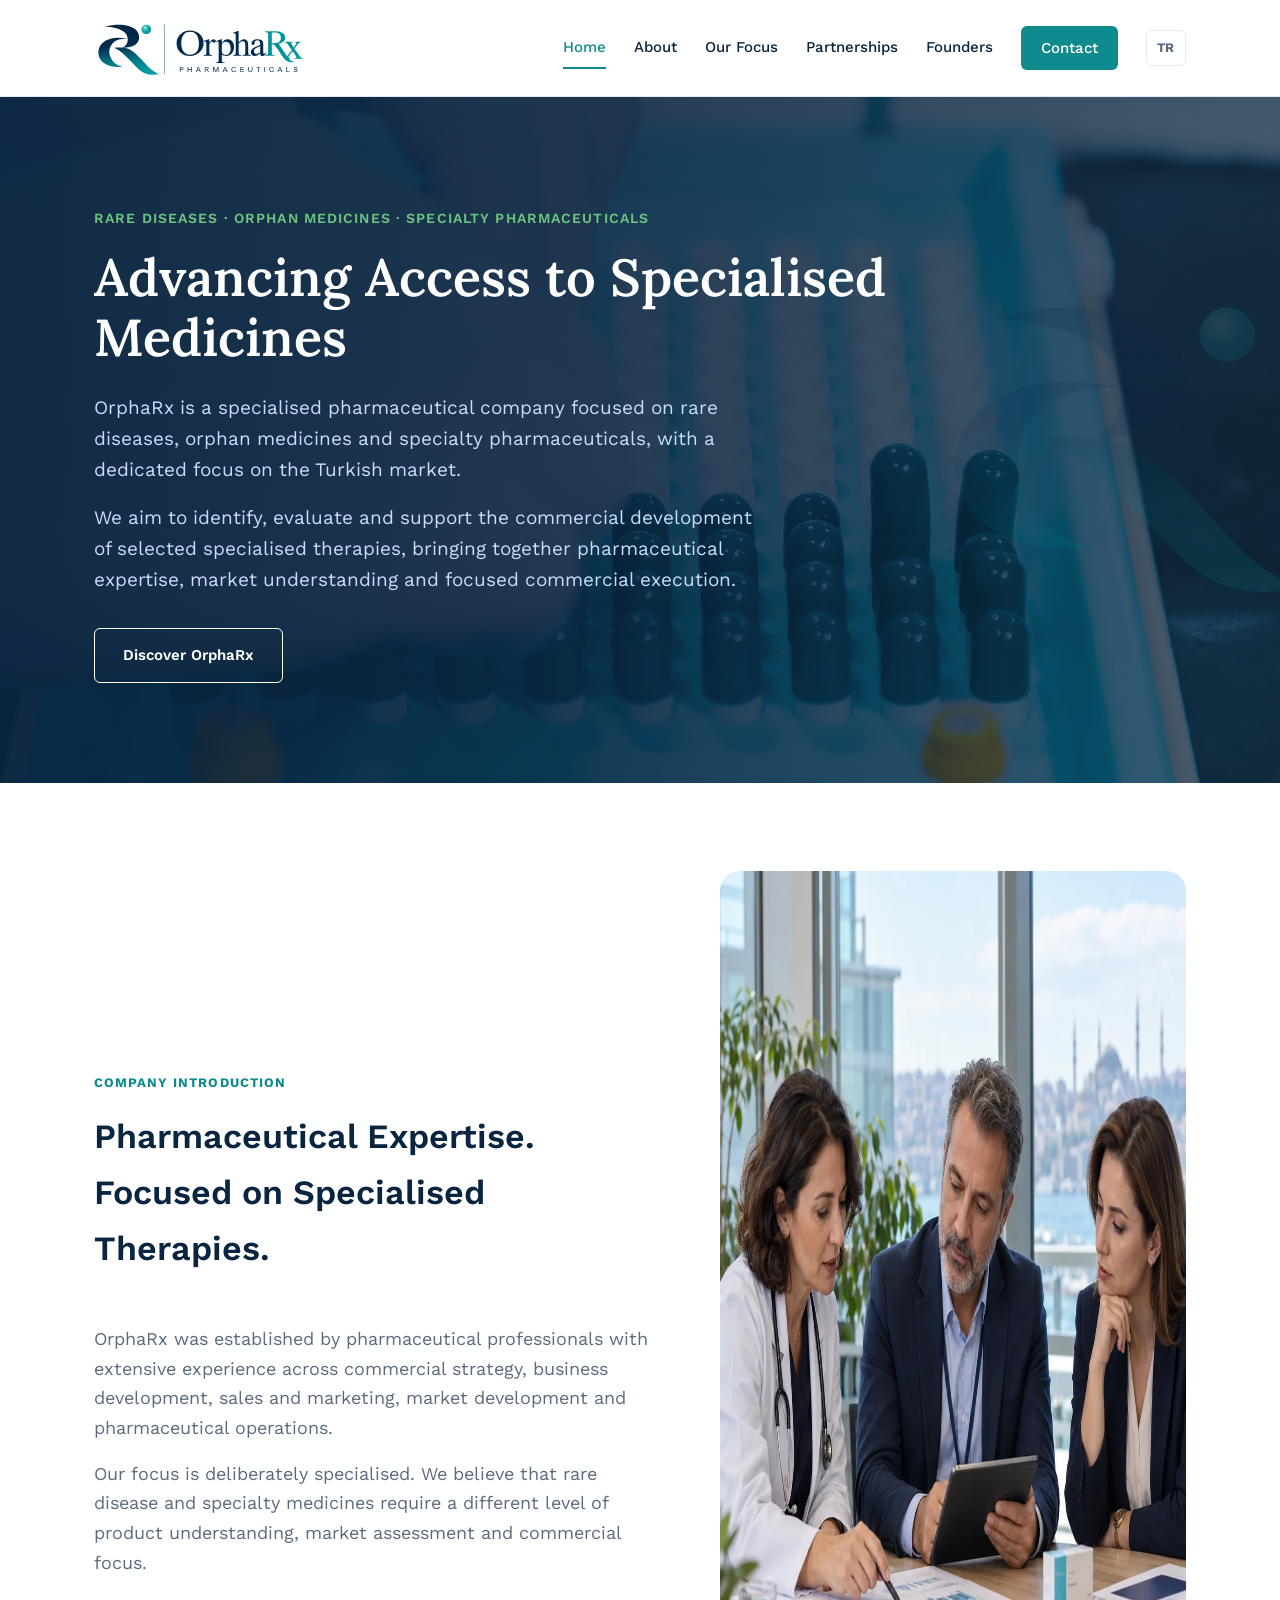
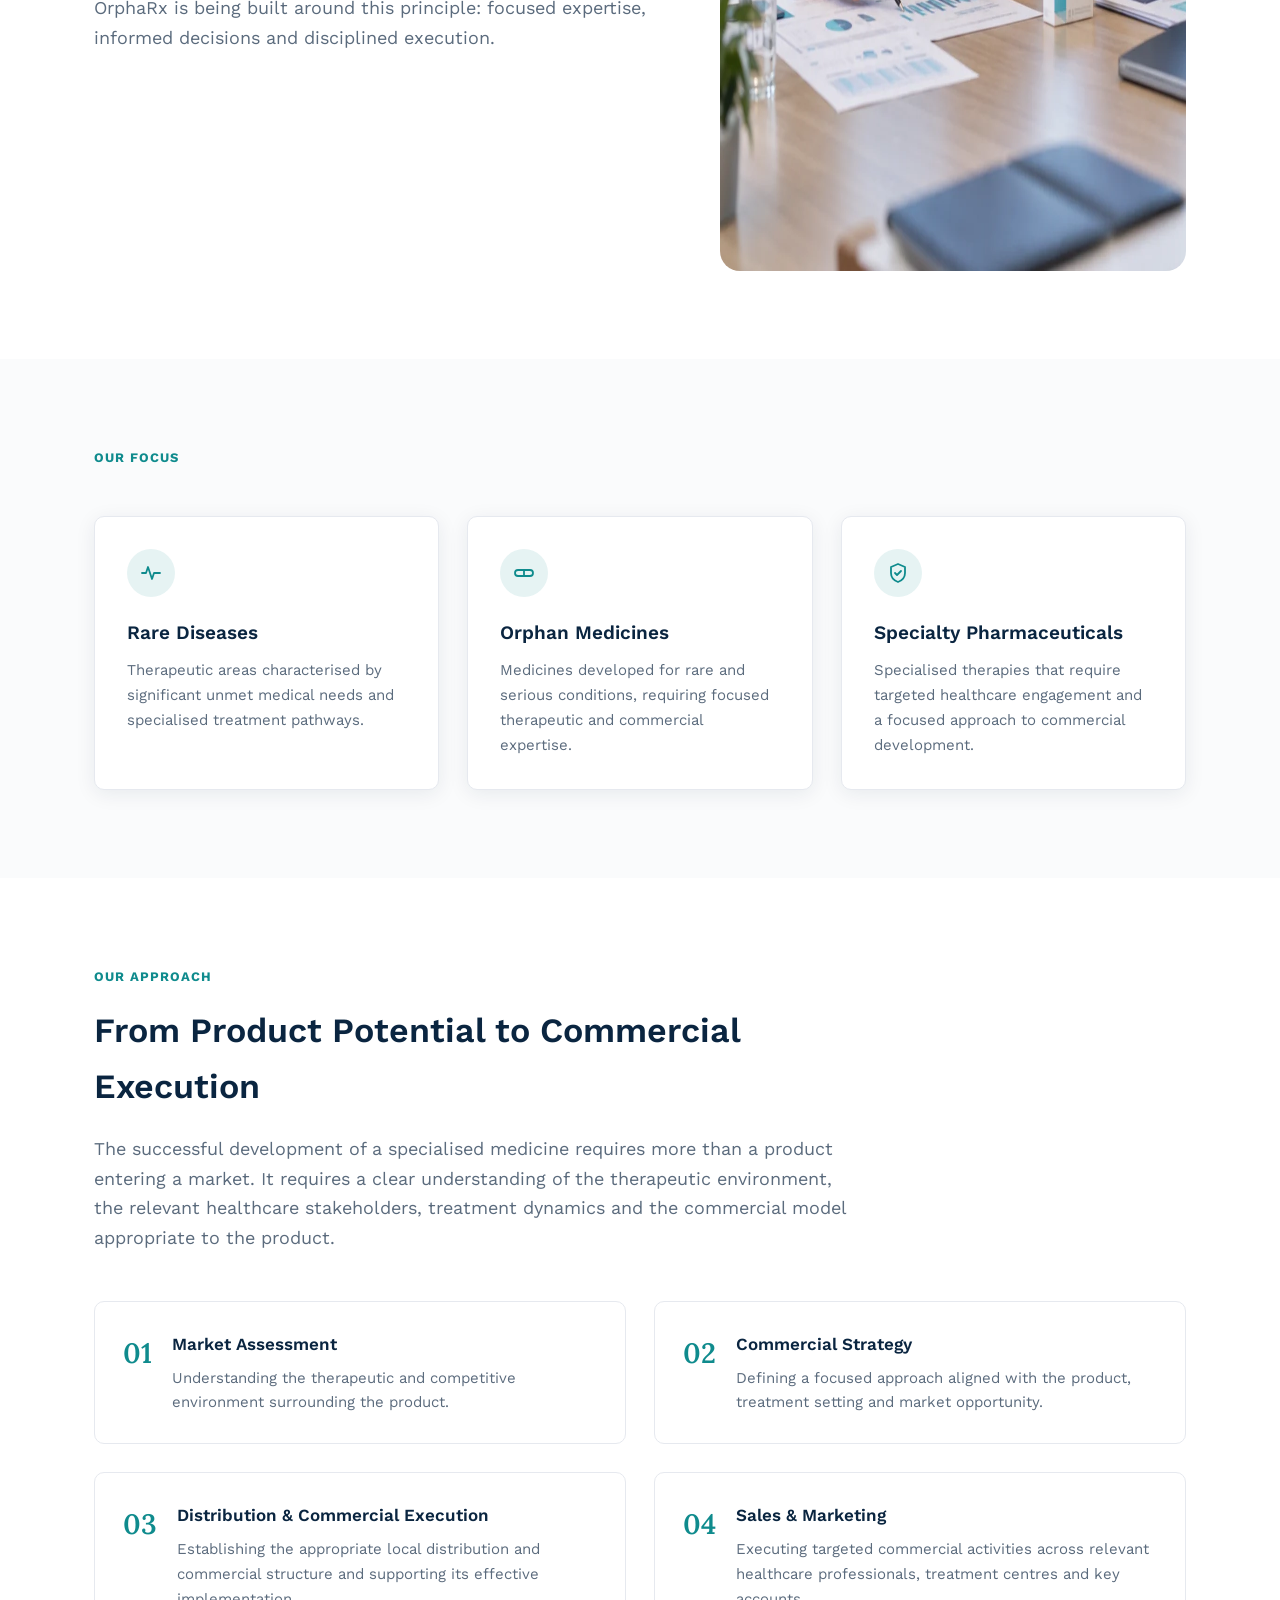
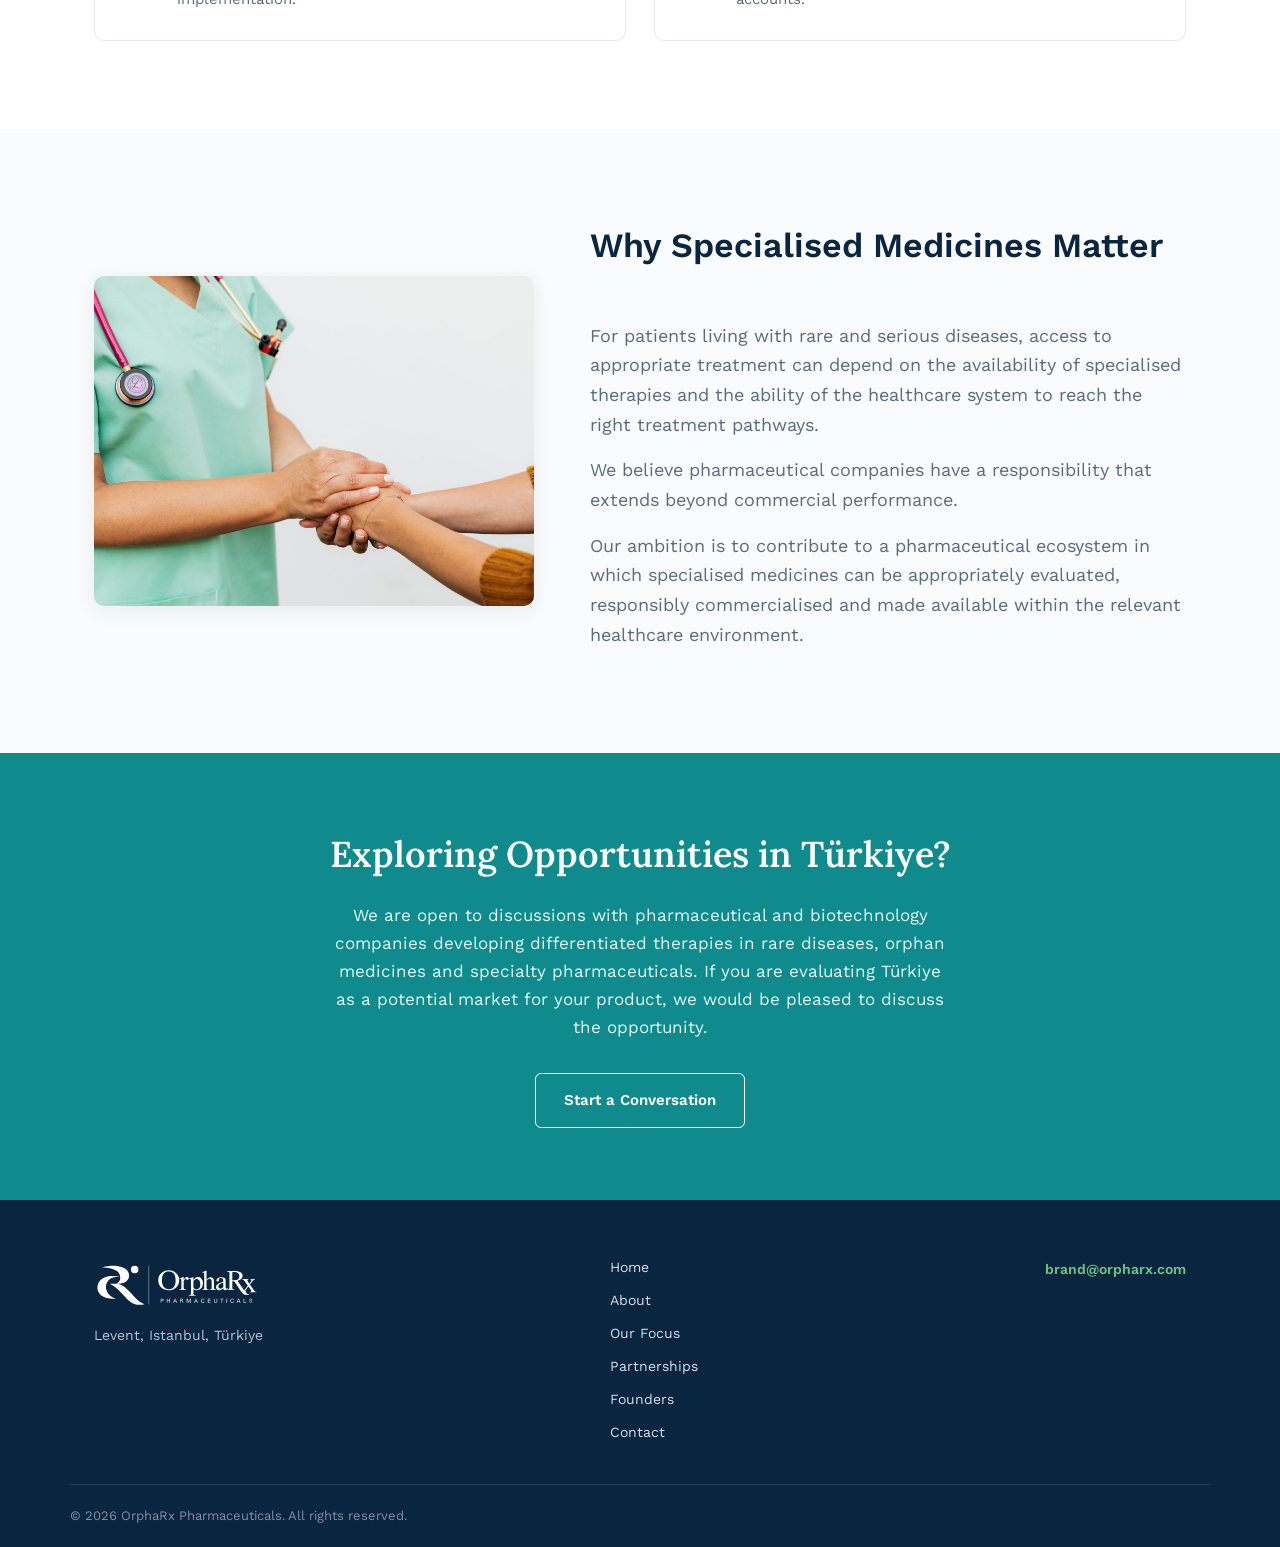
<file: index.html>
<!DOCTYPE html>
<html lang="en">
<head>
<meta charset="UTF-8">
<meta http-equiv="refresh" content="0; url=en/index.html">
<title>OrphaRx Pharmaceuticals</title>
<script>
  var lang = (navigator.language || navigator.userLanguage || 'en').toLowerCase();
  var target = lang.indexOf('tr') === 0 ? 'tr/index.html' : 'en/index.html';
  window.location.replace(target);
</script>
</head>
<body>
<p>Redirecting to <a href="en/index.html">OrphaRx Pharmaceuticals</a>&hellip;</p>
</body>
</html>
</file>
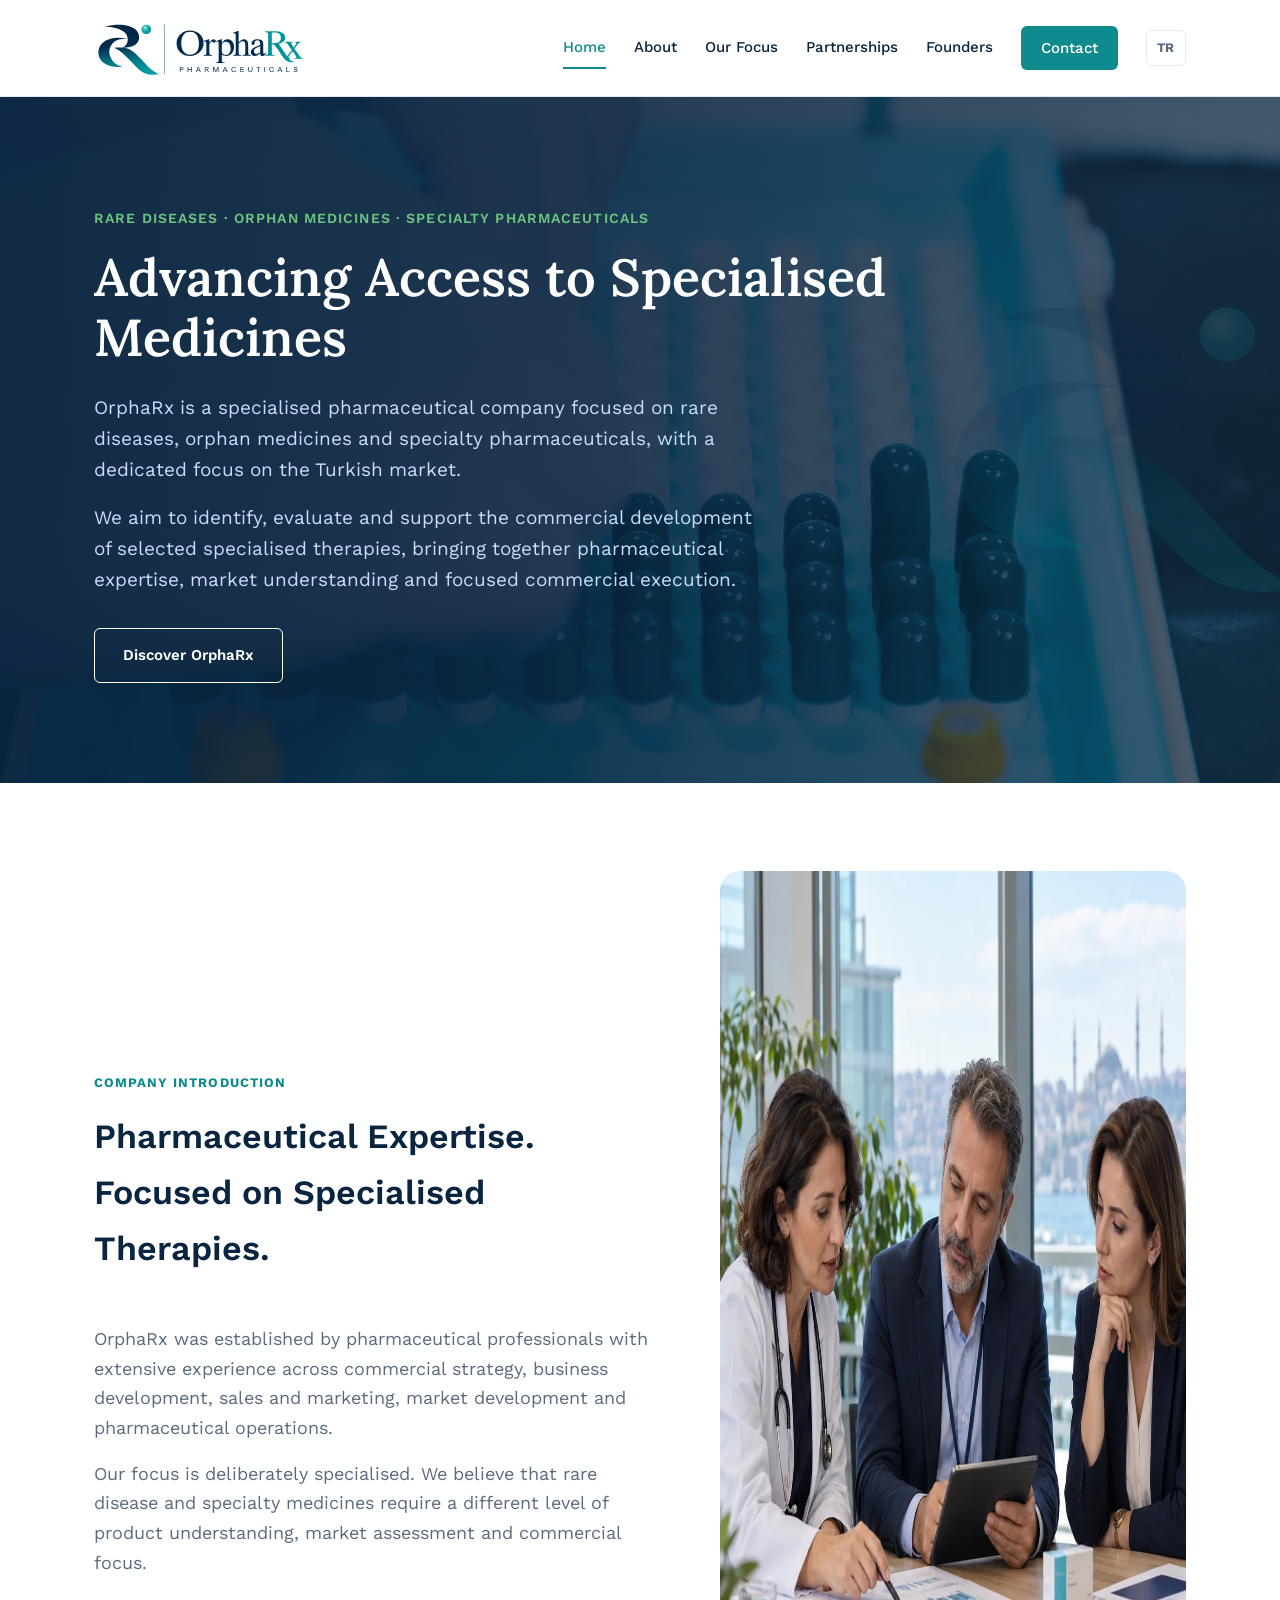
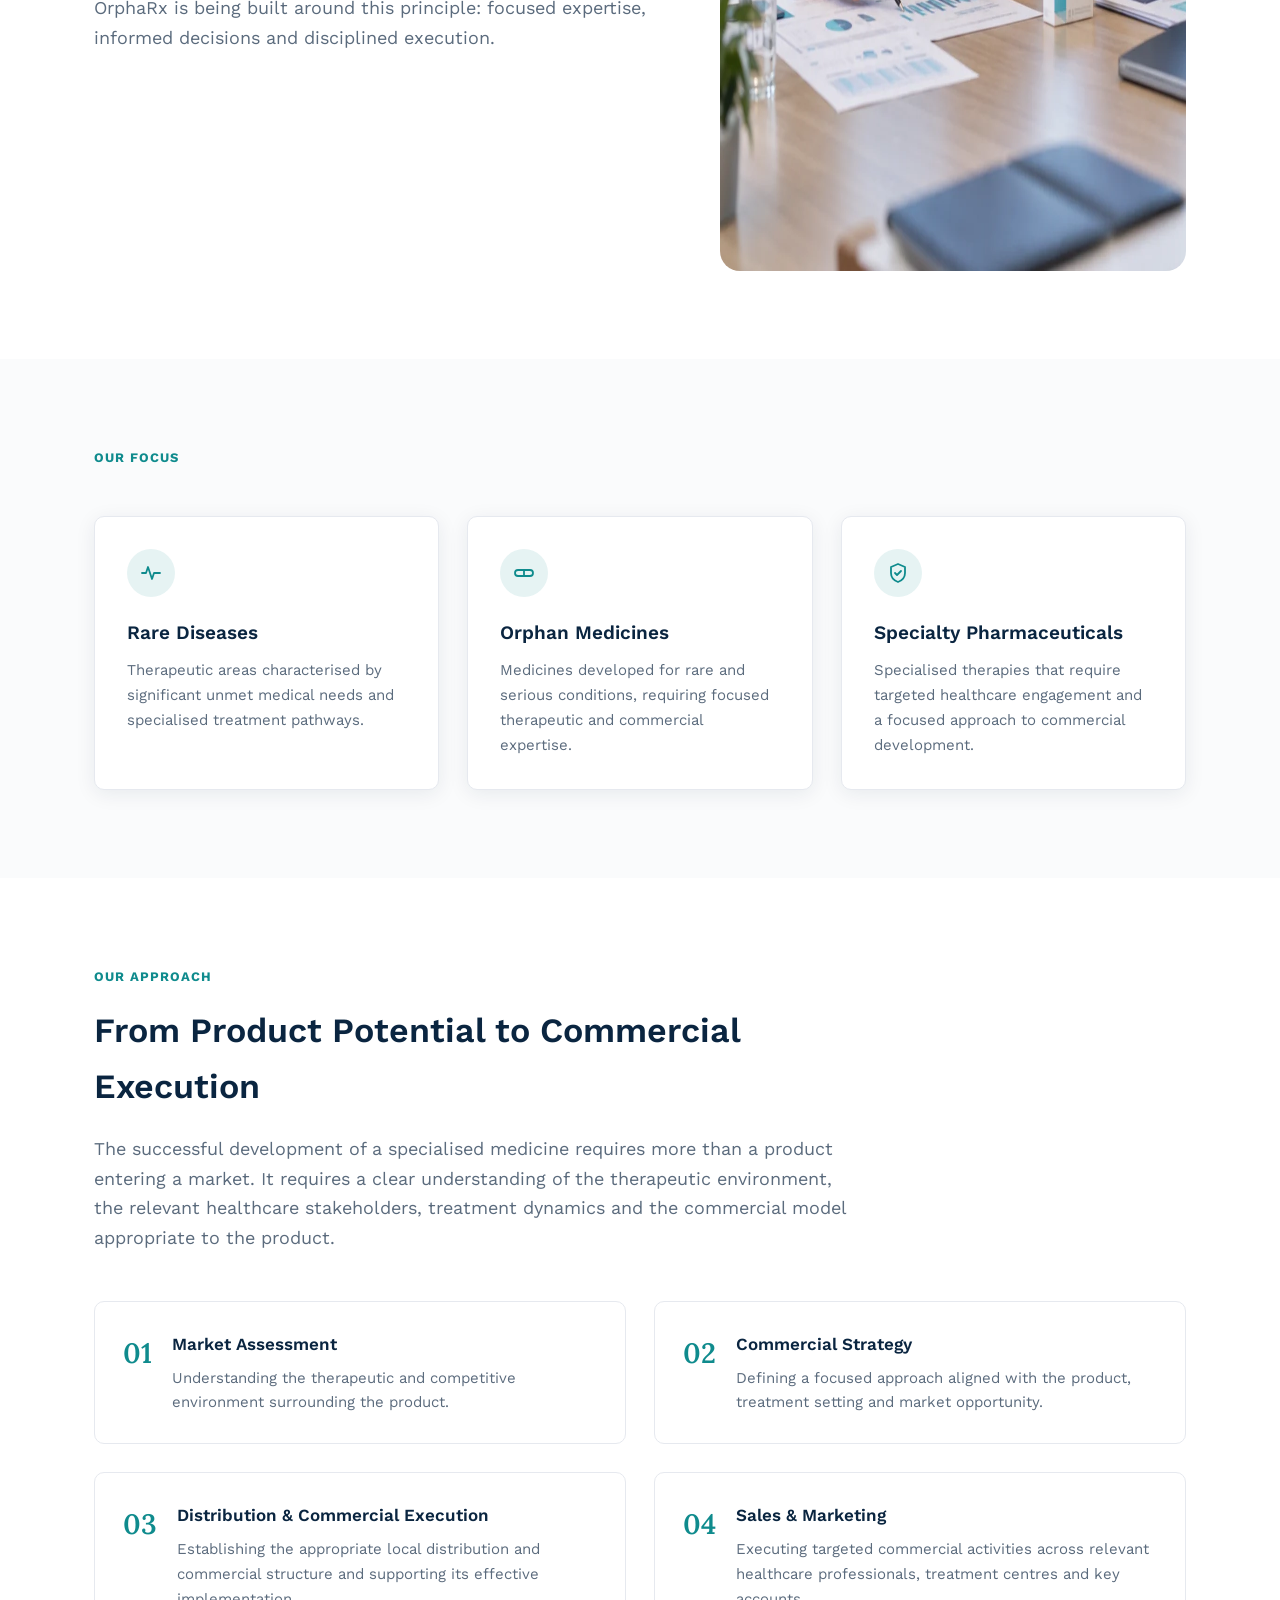
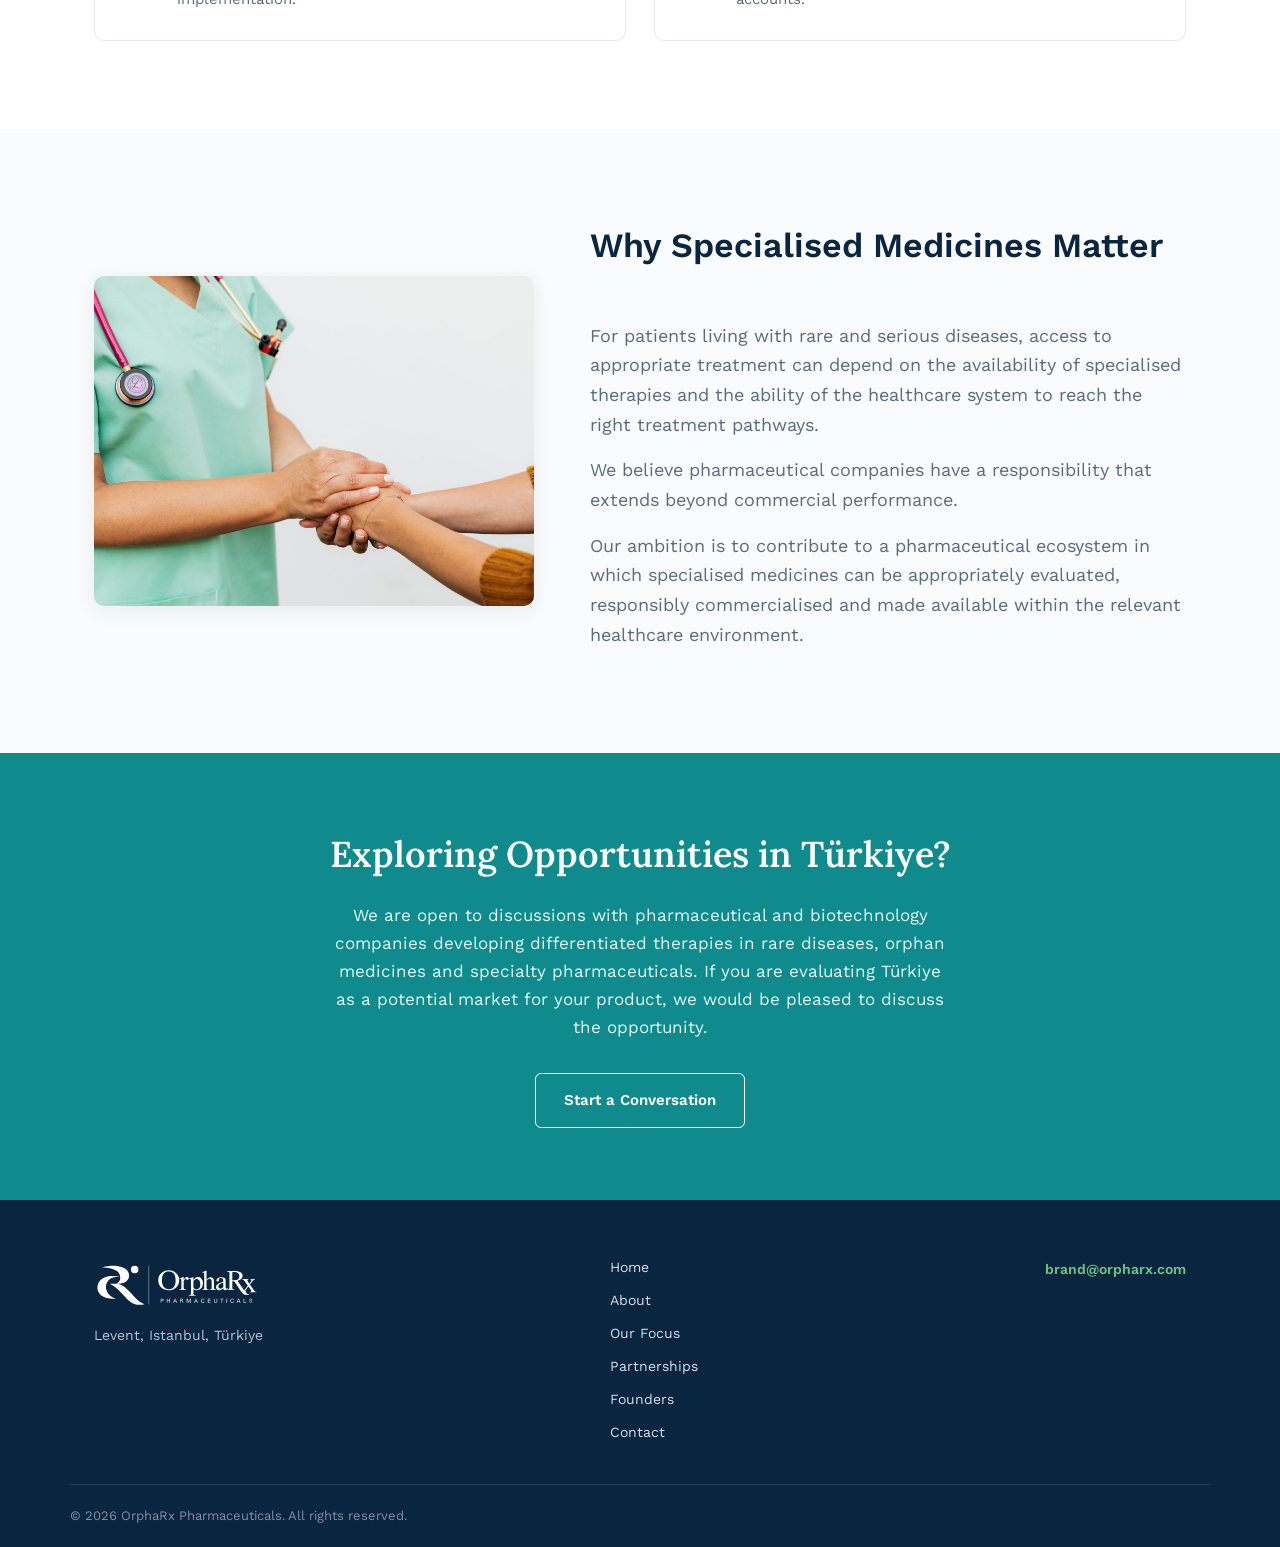
<file: en/index.html>
<!DOCTYPE html>
<html lang="en">
<head>
<meta charset="UTF-8">
<meta name="viewport" content="width=device-width, initial-scale=1.0">
<title>OrphaRx Pharmaceuticals | Advancing Access to Specialised Medicines</title>
<meta name="description" content="OrphaRx is a specialised pharmaceutical company focused on rare diseases, orphan medicines and specialty pharmaceuticals in Türkiye.">
<link rel="preconnect" href="https://fonts.googleapis.com">
<link rel="preconnect" href="https://fonts.gstatic.com" crossorigin>
<link href="https://fonts.googleapis.com/css2?family=Lora:ital,wght@0,400;0,500;0,600;1,400&family=Work+Sans:wght@400;500;600;700;800&display=swap" rel="stylesheet">
<link rel="icon" type="image/svg+xml" href="../assets/images/favicon.svg">
<link rel="stylesheet" href="../assets/css/style.css">
</head>
<body>
<header class="site-header">
  <div class="container nav">
    <a class="nav__logo" href="index.html" aria-label="OrphaRx home"><img src="../assets/images/logo.svg" alt="OrphaRx Pharmaceuticals" width="180" height="60"></a>
    <button class="nav__toggle" id="navToggle" aria-expanded="false" aria-controls="navLinks" aria-label="Toggle navigation"><span></span><span></span><span></span></button>
    <nav class="nav__links" id="navLinks">
      <a href="index.html" class="nav__link is-active">Home</a>
      <a href="about.html" class="nav__link">About</a>
      <a href="our-focus.html" class="nav__link">Our Focus</a>
      <a href="partnerships.html" class="nav__link">Partnerships</a>
      <a href="founders.html" class="nav__link">Founders</a>
      <a href="contact.html" class="nav__link nav__link--cta">Contact</a>
      <a href="../tr/index.html" class="nav__lang">TR</a>
    </nav>
  </div>
</header>

<section class="hero">
  <div class="hero__bg" style="background-image:url('../assets/images/hero-lab.jpg')"></div>
  <div class="hero__overlay"></div>
  <img class="hero__watermark" src="../assets/images/favicon.svg" alt="" aria-hidden="true">
  <div class="container">
    <p class="hero__eyebrow">Rare Diseases · Orphan Medicines · Specialty Pharmaceuticals</p>
    <h1 class="hero__title">Advancing Access to Specialised Medicines</h1>
    <p class="hero__lead">OrphaRx is a specialised pharmaceutical company focused on rare diseases, orphan medicines and specialty pharmaceuticals, with a dedicated focus on the Turkish market.</p>
    <p class="hero__lead">We aim to identify, evaluate and support the commercial development of selected specialised therapies, bringing together pharmaceutical expertise, market understanding and focused commercial execution.</p>
    <div class="hero__actions"><a href="about.html" class="btn btn--ghost">Discover OrphaRx</a></div>
  </div>
</section>

<section class="section reveal">
  <div class="container intro-grid">
    <div>
      <div class="section__header">
        <p class="section__eyebrow">Company Introduction</p>
        <h2 class="section__title">Pharmaceutical Expertise. Focused on Specialised Therapies.</h2>
      </div>
      <p class="section__lead">OrphaRx was established by pharmaceutical professionals with extensive experience across commercial strategy, business development, sales and marketing, market development and pharmaceutical operations.</p>
      <p class="section__lead">Our focus is deliberately specialised. We believe that rare disease and specialty medicines require a different level of product understanding, market assessment and commercial focus.</p>
      <p class="section__lead">OrphaRx is being built around this principle: focused expertise, informed decisions and disciplined execution.</p>
    </div>
    <img class="intro-grid__art intro-grid__art--photo" src="../assets/images/clinical-team.webp" alt="Healthcare professionals reviewing pharmaceutical and clinical data together in a modern meeting space" width="1000" height="1000" loading="lazy" decoding="async">
  </div>
</section>

<section class="section section--alt">
  <div class="container">
    <div class="section__header"><p class="section__eyebrow">Our Focus</p></div>
    <div class="card-grid">
      <div class="card reveal">
        <div class="card__icon"><svg viewBox="0 0 24 24" fill="none" stroke="currentColor" stroke-width="1.8" stroke-linecap="round" stroke-linejoin="round"><path d="M3 12h4l2-6 4 12 2-6h6"/></svg></div>
        <h3 class="card__title">Rare Diseases</h3>
        <p class="card__text">Therapeutic areas characterised by significant unmet medical needs and specialised treatment pathways.</p>
      </div>
      <div class="card reveal">
        <div class="card__icon"><svg viewBox="0 0 24 24" fill="none" stroke="currentColor" stroke-width="1.8" stroke-linecap="round" stroke-linejoin="round"><rect x="3" y="9" width="18" height="6" rx="3"/><path d="M12 9v6"/></svg></div>
        <h3 class="card__title">Orphan Medicines</h3>
        <p class="card__text">Medicines developed for rare and serious conditions, requiring focused therapeutic and commercial expertise.</p>
      </div>
      <div class="card reveal">
        <div class="card__icon"><svg viewBox="0 0 24 24" fill="none" stroke="currentColor" stroke-width="1.8" stroke-linecap="round" stroke-linejoin="round"><path d="M12 3l7 3v6c0 4.5-3 7.5-7 9-4-1.5-7-4.5-7-9V6l7-3z"/><path d="M9 12l2 2 4-4"/></svg></div>
        <h3 class="card__title">Specialty Pharmaceuticals</h3>
        <p class="card__text">Specialised therapies that require targeted healthcare engagement and a focused approach to commercial development.</p>
      </div>
    </div>
  </div>
</section>

<section class="section">
  <div class="container">
    <div class="section__header">
      <p class="section__eyebrow">Our Approach</p>
      <h2 class="section__title">From Product Potential to Commercial Execution</h2>
      <p class="section__lead">The successful development of a specialised medicine requires more than a product entering a market. It requires a clear understanding of the therapeutic environment, the relevant healthcare stakeholders, treatment dynamics and the commercial model appropriate to the product.</p>
    </div>
    <div class="approach-list">
      <div class="approach-item reveal"><span class="approach-item__num">01</span><div><h3 class="approach-item__title">Market Assessment</h3><p class="approach-item__text">Understanding the therapeutic and competitive environment surrounding the product.</p></div></div>
      <div class="approach-item reveal"><span class="approach-item__num">02</span><div><h3 class="approach-item__title">Commercial Strategy</h3><p class="approach-item__text">Defining a focused approach aligned with the product, treatment setting and market opportunity.</p></div></div>
      <div class="approach-item reveal"><span class="approach-item__num">03</span><div><h3 class="approach-item__title">Distribution &amp; Commercial Execution</h3><p class="approach-item__text">Establishing the appropriate local distribution and commercial structure and supporting its effective implementation.</p></div></div>
      <div class="approach-item reveal"><span class="approach-item__num">04</span><div><h3 class="approach-item__title">Sales &amp; Marketing</h3><p class="approach-item__text">Executing targeted commercial activities across relevant healthcare professionals, treatment centres and key accounts.</p></div></div>
    </div>
  </div>
</section>

<section class="section section--alt reveal">
  <div class="container photo-grid">
    <img class="photo-grid__image" src="../assets/images/care-hands.jpg" alt="A healthcare professional holding a patient's hands">
    <div>
      <div class="section__header"><h2 class="section__title">Why Specialised Medicines Matter</h2></div>
      <p class="section__lead">For patients living with rare and serious diseases, access to appropriate treatment can depend on the availability of specialised therapies and the ability of the healthcare system to reach the right treatment pathways.</p>
      <p class="section__lead">We believe pharmaceutical companies have a responsibility that extends beyond commercial performance.</p>
      <p class="section__lead">Our ambition is to contribute to a pharmaceutical ecosystem in which specialised medicines can be appropriately evaluated, responsibly commercialised and made available within the relevant healthcare environment.</p>
    </div>
  </div>
</section>

<section class="cta-banner reveal">
  <div class="container">
    <h2 class="cta-banner__title">Exploring Opportunities in Türkiye?</h2>
    <p class="cta-banner__text">We are open to discussions with pharmaceutical and biotechnology companies developing differentiated therapies in rare diseases, orphan medicines and specialty pharmaceuticals. If you are evaluating Türkiye as a potential market for your product, we would be pleased to discuss the opportunity.</p>
    <a href="contact.html" class="btn btn--ghost">Start a Conversation</a>
  </div>
</section>

<footer class="site-footer">
  <div class="container footer__inner">
    <div class="footer__brand"><img src="../assets/images/logo-white.svg" alt="OrphaRx Pharmaceuticals" class="footer__logo" width="160" height="53"><p class="footer__address">Levent, Istanbul, Türkiye</p></div>
    <nav class="footer__links"><a href="index.html">Home</a><a href="about.html">About</a><a href="our-focus.html">Our Focus</a><a href="partnerships.html">Partnerships</a><a href="founders.html">Founders</a><a href="contact.html">Contact</a></nav>
    <div class="footer__contact"><a href="mailto:brand@orpharx.com">brand@orpharx.com</a></div>
  </div>
  <div class="container footer__copy"><p>&copy; 2026 OrphaRx Pharmaceuticals. All rights reserved.</p></div>
</footer>
<script src="../assets/js/main.js"></script>
<script src="../assets/js/animations.js"></script>
</body>
</html>
</file>
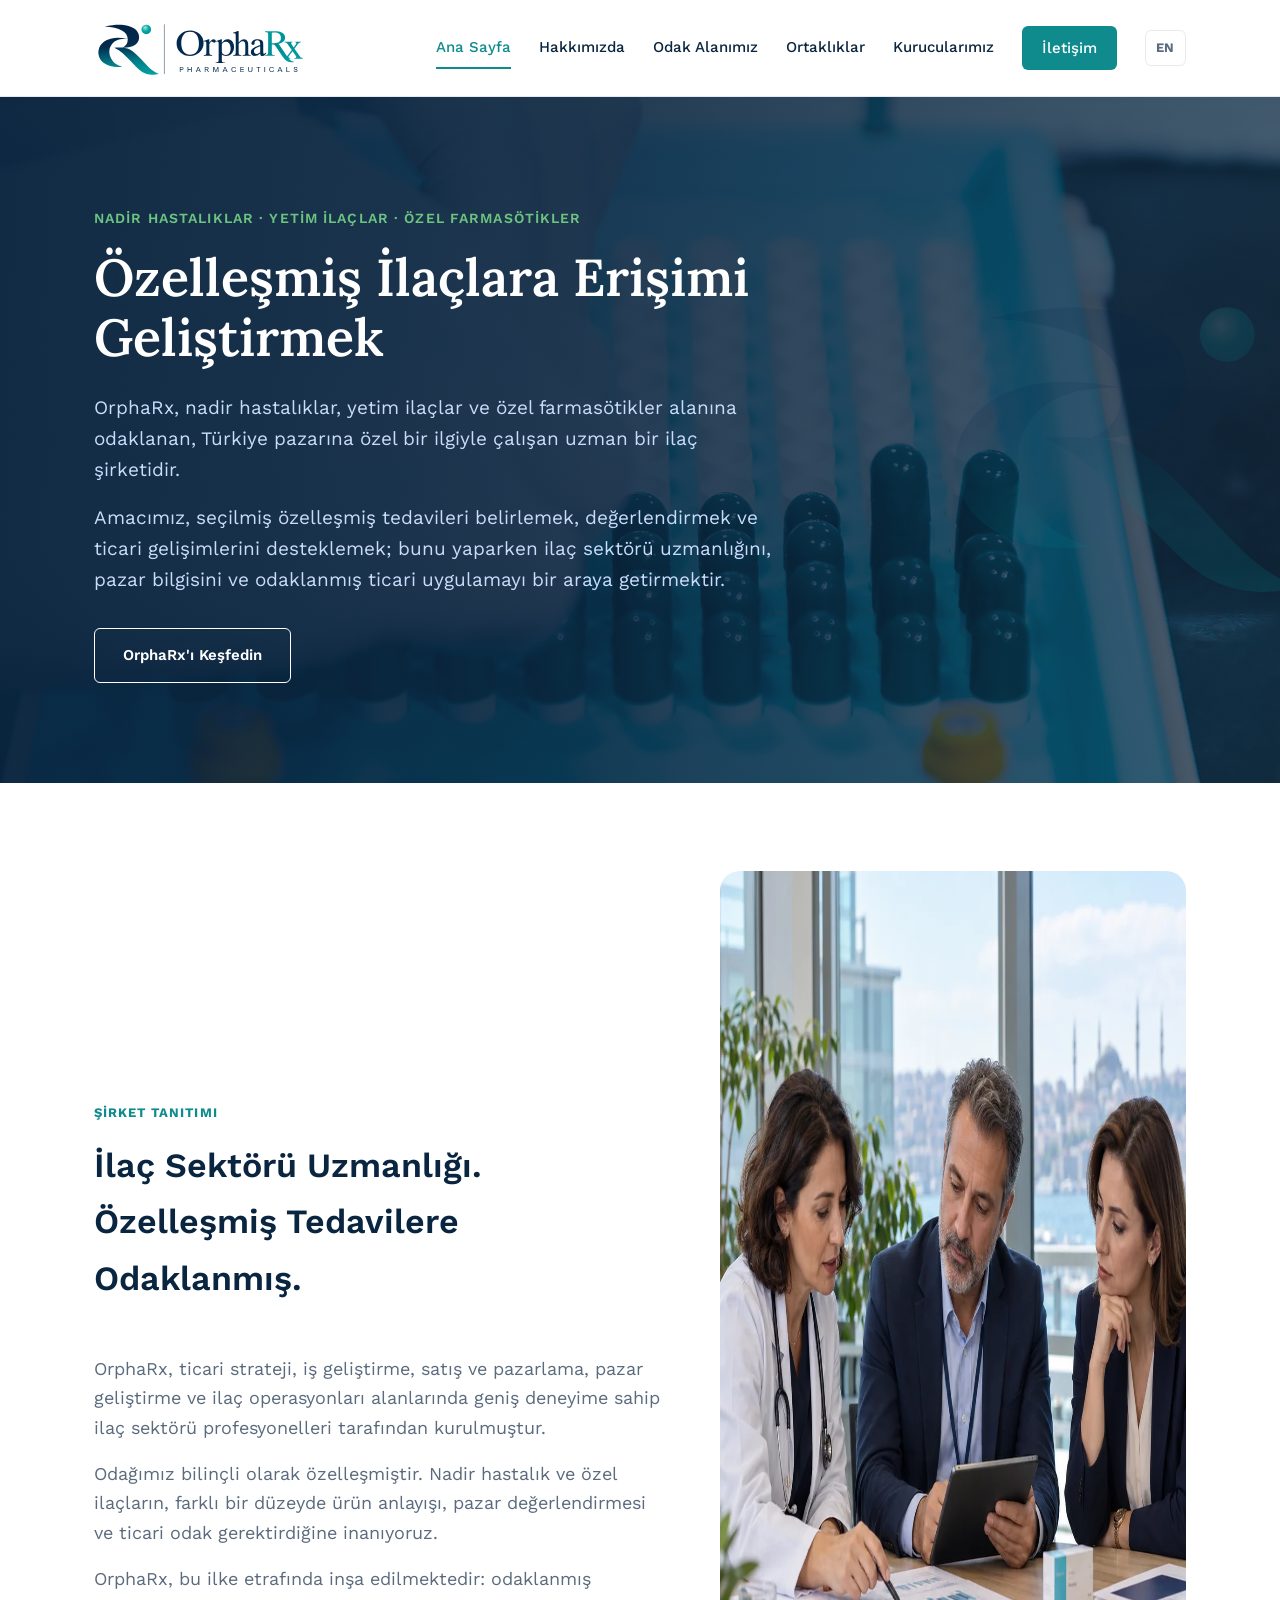
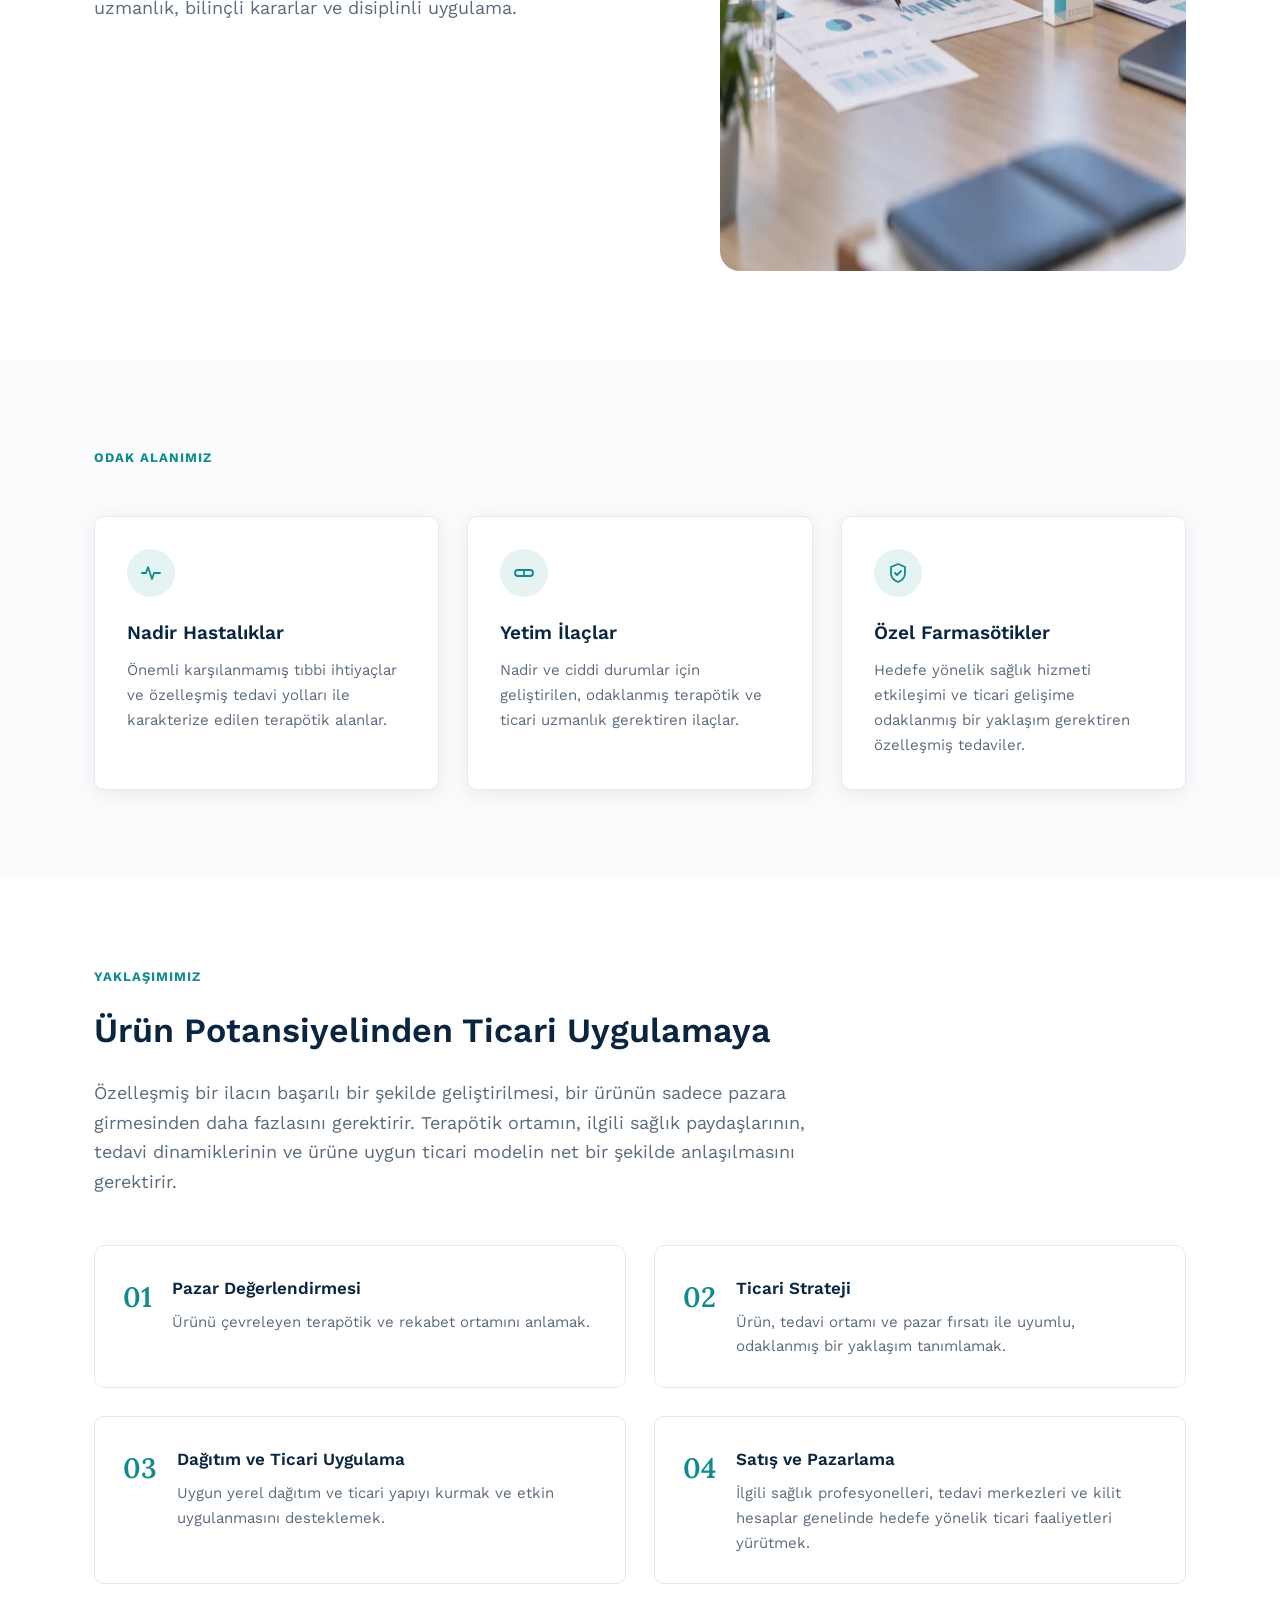
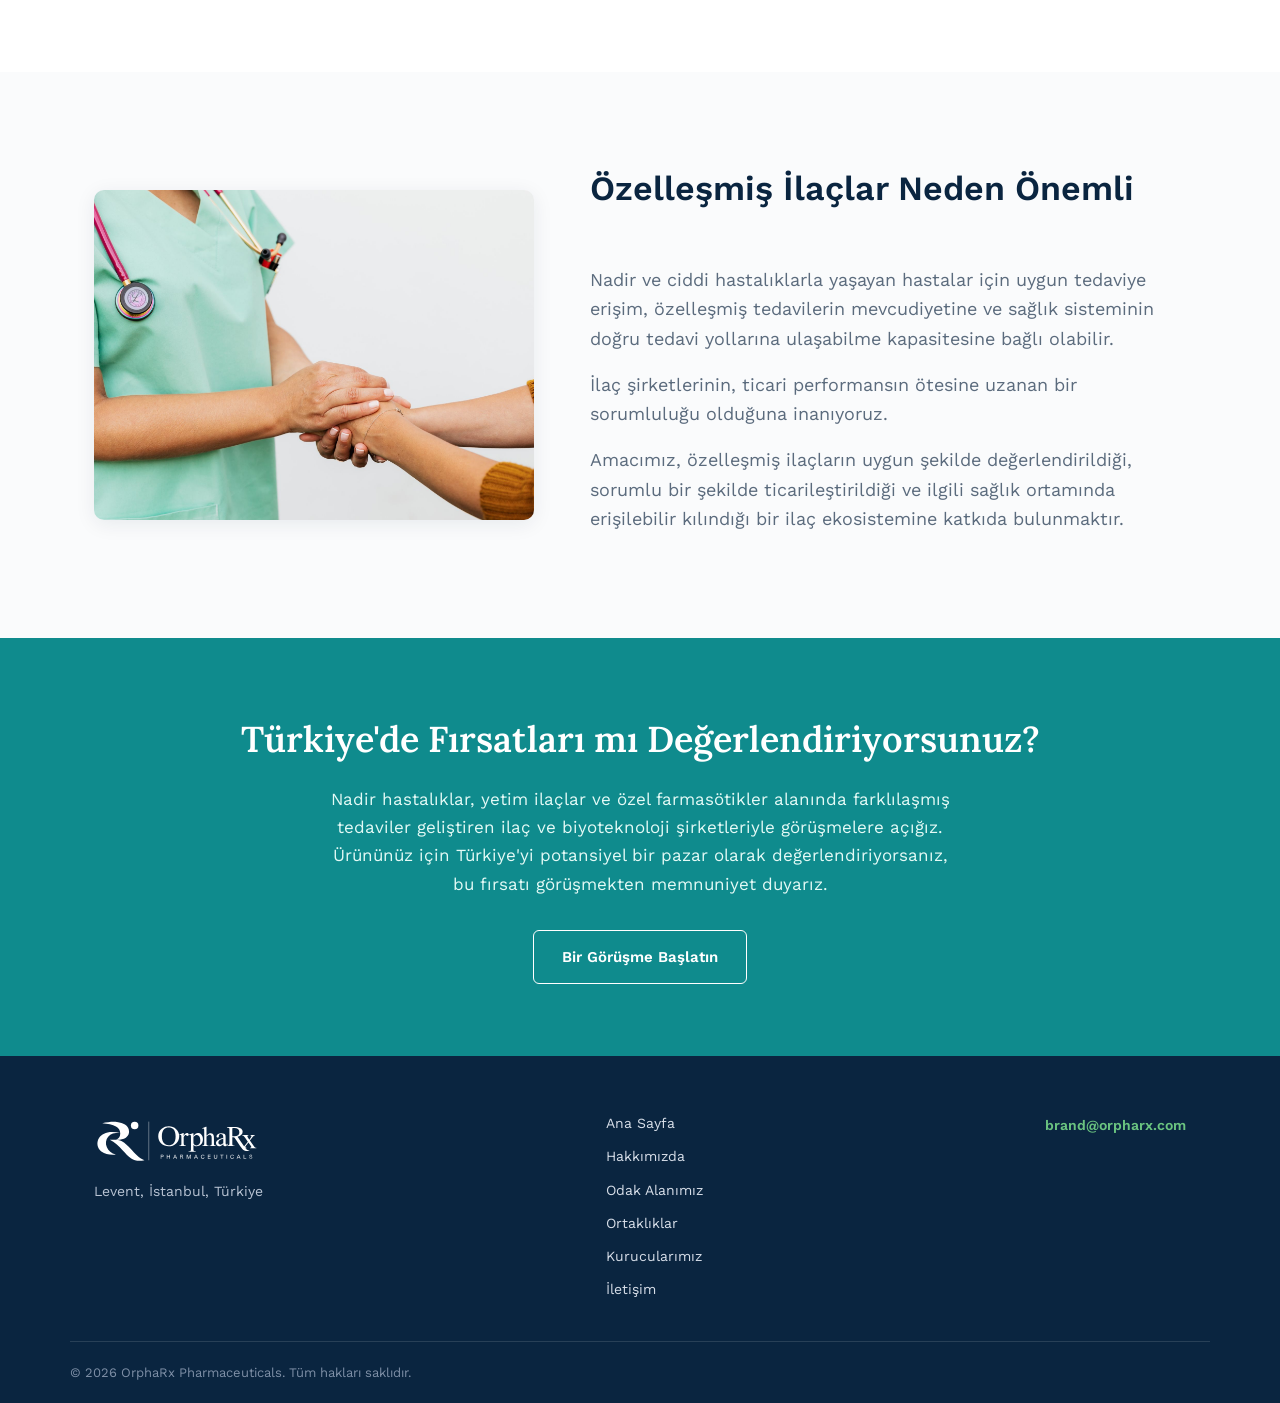
<file: tr/index.html>
<!DOCTYPE html>
<html lang="tr">
<head>
<meta charset="UTF-8">
<meta name="viewport" content="width=device-width, initial-scale=1.0">
<title>OrphaRx Pharmaceuticals | Özelleşmiş İlaçlara Erişimi Geliştirmek</title>
<meta name="description" content="OrphaRx, Türkiye pazarına özel bir ilgiyle nadir hastalıklar, yetim ilaçlar ve özel farmasötikler alanına odaklanan uzman bir ilaç şirketidir.">
<link rel="preconnect" href="https://fonts.googleapis.com">
<link rel="preconnect" href="https://fonts.gstatic.com" crossorigin>
<link href="https://fonts.googleapis.com/css2?family=Lora:ital,wght@0,400;0,500;0,600;1,400&family=Work+Sans:wght@400;500;600;700;800&display=swap" rel="stylesheet">
<link rel="icon" type="image/svg+xml" href="../assets/images/favicon.svg">
<link rel="stylesheet" href="../assets/css/style.css">
</head>
<body>
<header class="site-header">
  <div class="container nav">
    <a class="nav__logo" href="index.html" aria-label="OrphaRx home"><img src="../assets/images/logo.svg" alt="OrphaRx Pharmaceuticals" width="180" height="60"></a>
    <button class="nav__toggle" id="navToggle" aria-expanded="false" aria-controls="navLinks" aria-label="Toggle navigation"><span></span><span></span><span></span></button>
    <nav class="nav__links" id="navLinks">
      <a href="index.html" class="nav__link is-active">Ana Sayfa</a>
      <a href="about.html" class="nav__link">Hakkımızda</a>
      <a href="our-focus.html" class="nav__link">Odak Alanımız</a>
      <a href="partnerships.html" class="nav__link">Ortaklıklar</a>
      <a href="founders.html" class="nav__link">Kurucularımız</a>
      <a href="contact.html" class="nav__link nav__link--cta">İletişim</a>
      <a href="../en/index.html" class="nav__lang">EN</a>
    </nav>
  </div>
</header>

<section class="hero">
  <div class="hero__bg" style="background-image:url('../assets/images/hero-lab.jpg')"></div>
  <div class="hero__overlay"></div>
  <img class="hero__watermark" src="../assets/images/favicon.svg" alt="" aria-hidden="true">
  <div class="container">
    <p class="hero__eyebrow">Nadir Hastalıklar · Yetim İlaçlar · Özel Farmasötikler</p>
    <h1 class="hero__title">Özelleşmiş İlaçlara Erişimi Geliştirmek</h1>
    <p class="hero__lead">OrphaRx, nadir hastalıklar, yetim ilaçlar ve özel farmasötikler alanına odaklanan, Türkiye pazarına özel bir ilgiyle çalışan uzman bir ilaç şirketidir.</p>
    <p class="hero__lead">Amacımız, seçilmiş özelleşmiş tedavileri belirlemek, değerlendirmek ve ticari gelişimlerini desteklemek; bunu yaparken ilaç sektörü uzmanlığını, pazar bilgisini ve odaklanmış ticari uygulamayı bir araya getirmektir.</p>
    <div class="hero__actions"><a href="about.html" class="btn btn--ghost">OrphaRx'ı Keşfedin</a></div>
  </div>
</section>

<section class="section reveal">
  <div class="container intro-grid">
    <div>
      <div class="section__header">
        <p class="section__eyebrow">Şirket Tanıtımı</p>
        <h2 class="section__title">İlaç Sektörü Uzmanlığı. Özelleşmiş Tedavilere Odaklanmış.</h2>
      </div>
      <p class="section__lead">OrphaRx, ticari strateji, iş geliştirme, satış ve pazarlama, pazar geliştirme ve ilaç operasyonları alanlarında geniş deneyime sahip ilaç sektörü profesyonelleri tarafından kurulmuştur.</p>
      <p class="section__lead">Odağımız bilinçli olarak özelleşmiştir. Nadir hastalık ve özel ilaçların, farklı bir düzeyde ürün anlayışı, pazar değerlendirmesi ve ticari odak gerektirdiğine inanıyoruz.</p>
      <p class="section__lead">OrphaRx, bu ilke etrafında inşa edilmektedir: odaklanmış uzmanlık, bilinçli kararlar ve disiplinli uygulama.</p>
    </div>
    <img class="intro-grid__art intro-grid__art--photo" src="../assets/images/clinical-team.webp" alt="Modern bir toplantı ortamında ilaç ve klinik verileri birlikte değerlendiren sağlık profesyonelleri" width="1000" height="1000" loading="lazy" decoding="async">
  </div>
</section>

<section class="section section--alt">
  <div class="container">
    <div class="section__header"><p class="section__eyebrow">Odak Alanımız</p></div>
    <div class="card-grid">
      <div class="card reveal">
        <div class="card__icon"><svg viewBox="0 0 24 24" fill="none" stroke="currentColor" stroke-width="1.8" stroke-linecap="round" stroke-linejoin="round"><path d="M3 12h4l2-6 4 12 2-6h6"/></svg></div>
        <h3 class="card__title">Nadir Hastalıklar</h3>
        <p class="card__text">Önemli karşılanmamış tıbbi ihtiyaçlar ve özelleşmiş tedavi yolları ile karakterize edilen terapötik alanlar.</p>
      </div>
      <div class="card reveal">
        <div class="card__icon"><svg viewBox="0 0 24 24" fill="none" stroke="currentColor" stroke-width="1.8" stroke-linecap="round" stroke-linejoin="round"><rect x="3" y="9" width="18" height="6" rx="3"/><path d="M12 9v6"/></svg></div>
        <h3 class="card__title">Yetim İlaçlar</h3>
        <p class="card__text">Nadir ve ciddi durumlar için geliştirilen, odaklanmış terapötik ve ticari uzmanlık gerektiren ilaçlar.</p>
      </div>
      <div class="card reveal">
        <div class="card__icon"><svg viewBox="0 0 24 24" fill="none" stroke="currentColor" stroke-width="1.8" stroke-linecap="round" stroke-linejoin="round"><path d="M12 3l7 3v6c0 4.5-3 7.5-7 9-4-1.5-7-4.5-7-9V6l7-3z"/><path d="M9 12l2 2 4-4"/></svg></div>
        <h3 class="card__title">Özel Farmasötikler</h3>
        <p class="card__text">Hedefe yönelik sağlık hizmeti etkileşimi ve ticari gelişime odaklanmış bir yaklaşım gerektiren özelleşmiş tedaviler.</p>
      </div>
    </div>
  </div>
</section>

<section class="section">
  <div class="container">
    <div class="section__header">
      <p class="section__eyebrow">Yaklaşımımız</p>
      <h2 class="section__title">Ürün Potansiyelinden Ticari Uygulamaya</h2>
      <p class="section__lead">Özelleşmiş bir ilacın başarılı bir şekilde geliştirilmesi, bir ürünün sadece pazara girmesinden daha fazlasını gerektirir. Terapötik ortamın, ilgili sağlık paydaşlarının, tedavi dinamiklerinin ve ürüne uygun ticari modelin net bir şekilde anlaşılmasını gerektirir.</p>
    </div>
    <div class="approach-list">
      <div class="approach-item reveal"><span class="approach-item__num">01</span><div><h3 class="approach-item__title">Pazar Değerlendirmesi</h3><p class="approach-item__text">Ürünü çevreleyen terapötik ve rekabet ortamını anlamak.</p></div></div>
      <div class="approach-item reveal"><span class="approach-item__num">02</span><div><h3 class="approach-item__title">Ticari Strateji</h3><p class="approach-item__text">Ürün, tedavi ortamı ve pazar fırsatı ile uyumlu, odaklanmış bir yaklaşım tanımlamak.</p></div></div>
      <div class="approach-item reveal"><span class="approach-item__num">03</span><div><h3 class="approach-item__title">Dağıtım ve Ticari Uygulama</h3><p class="approach-item__text">Uygun yerel dağıtım ve ticari yapıyı kurmak ve etkin uygulanmasını desteklemek.</p></div></div>
      <div class="approach-item reveal"><span class="approach-item__num">04</span><div><h3 class="approach-item__title">Satış ve Pazarlama</h3><p class="approach-item__text">İlgili sağlık profesyonelleri, tedavi merkezleri ve kilit hesaplar genelinde hedefe yönelik ticari faaliyetleri yürütmek.</p></div></div>
    </div>
  </div>
</section>

<section class="section section--alt reveal">
  <div class="container photo-grid">
    <img class="photo-grid__image" src="../assets/images/care-hands.jpg" alt="Bir sağlık çalışanının hastanın ellerini tutması">
    <div>
      <div class="section__header"><h2 class="section__title">Özelleşmiş İlaçlar Neden Önemli</h2></div>
      <p class="section__lead">Nadir ve ciddi hastalıklarla yaşayan hastalar için uygun tedaviye erişim, özelleşmiş tedavilerin mevcudiyetine ve sağlık sisteminin doğru tedavi yollarına ulaşabilme kapasitesine bağlı olabilir.</p>
      <p class="section__lead">İlaç şirketlerinin, ticari performansın ötesine uzanan bir sorumluluğu olduğuna inanıyoruz.</p>
      <p class="section__lead">Amacımız, özelleşmiş ilaçların uygun şekilde değerlendirildiği, sorumlu bir şekilde ticarileştirildiği ve ilgili sağlık ortamında erişilebilir kılındığı bir ilaç ekosistemine katkıda bulunmaktır.</p>
    </div>
  </div>
</section>

<section class="cta-banner reveal">
  <div class="container">
    <h2 class="cta-banner__title">Türkiye'de Fırsatları mı Değerlendiriyorsunuz?</h2>
    <p class="cta-banner__text">Nadir hastalıklar, yetim ilaçlar ve özel farmasötikler alanında farklılaşmış tedaviler geliştiren ilaç ve biyoteknoloji şirketleriyle görüşmelere açığız. Ürününüz için Türkiye'yi potansiyel bir pazar olarak değerlendiriyorsanız, bu fırsatı görüşmekten memnuniyet duyarız.</p>
    <a href="contact.html" class="btn btn--ghost">Bir Görüşme Başlatın</a>
  </div>
</section>

<footer class="site-footer">
  <div class="container footer__inner">
    <div class="footer__brand"><img src="../assets/images/logo-white.svg" alt="OrphaRx Pharmaceuticals" class="footer__logo" width="160" height="53"><p class="footer__address">Levent, İstanbul, Türkiye</p></div>
    <nav class="footer__links"><a href="index.html">Ana Sayfa</a><a href="about.html">Hakkımızda</a><a href="our-focus.html">Odak Alanımız</a><a href="partnerships.html">Ortaklıklar</a><a href="founders.html">Kurucularımız</a><a href="contact.html">İletişim</a></nav>
    <div class="footer__contact"><a href="mailto:brand@orpharx.com">brand@orpharx.com</a></div>
  </div>
  <div class="container footer__copy"><p>&copy; 2026 OrphaRx Pharmaceuticals. Tüm hakları saklıdır.</p></div>
</footer>
<script src="../assets/js/main.js"></script>
<script src="../assets/js/animations.js"></script>
</body>
</html>
</file>
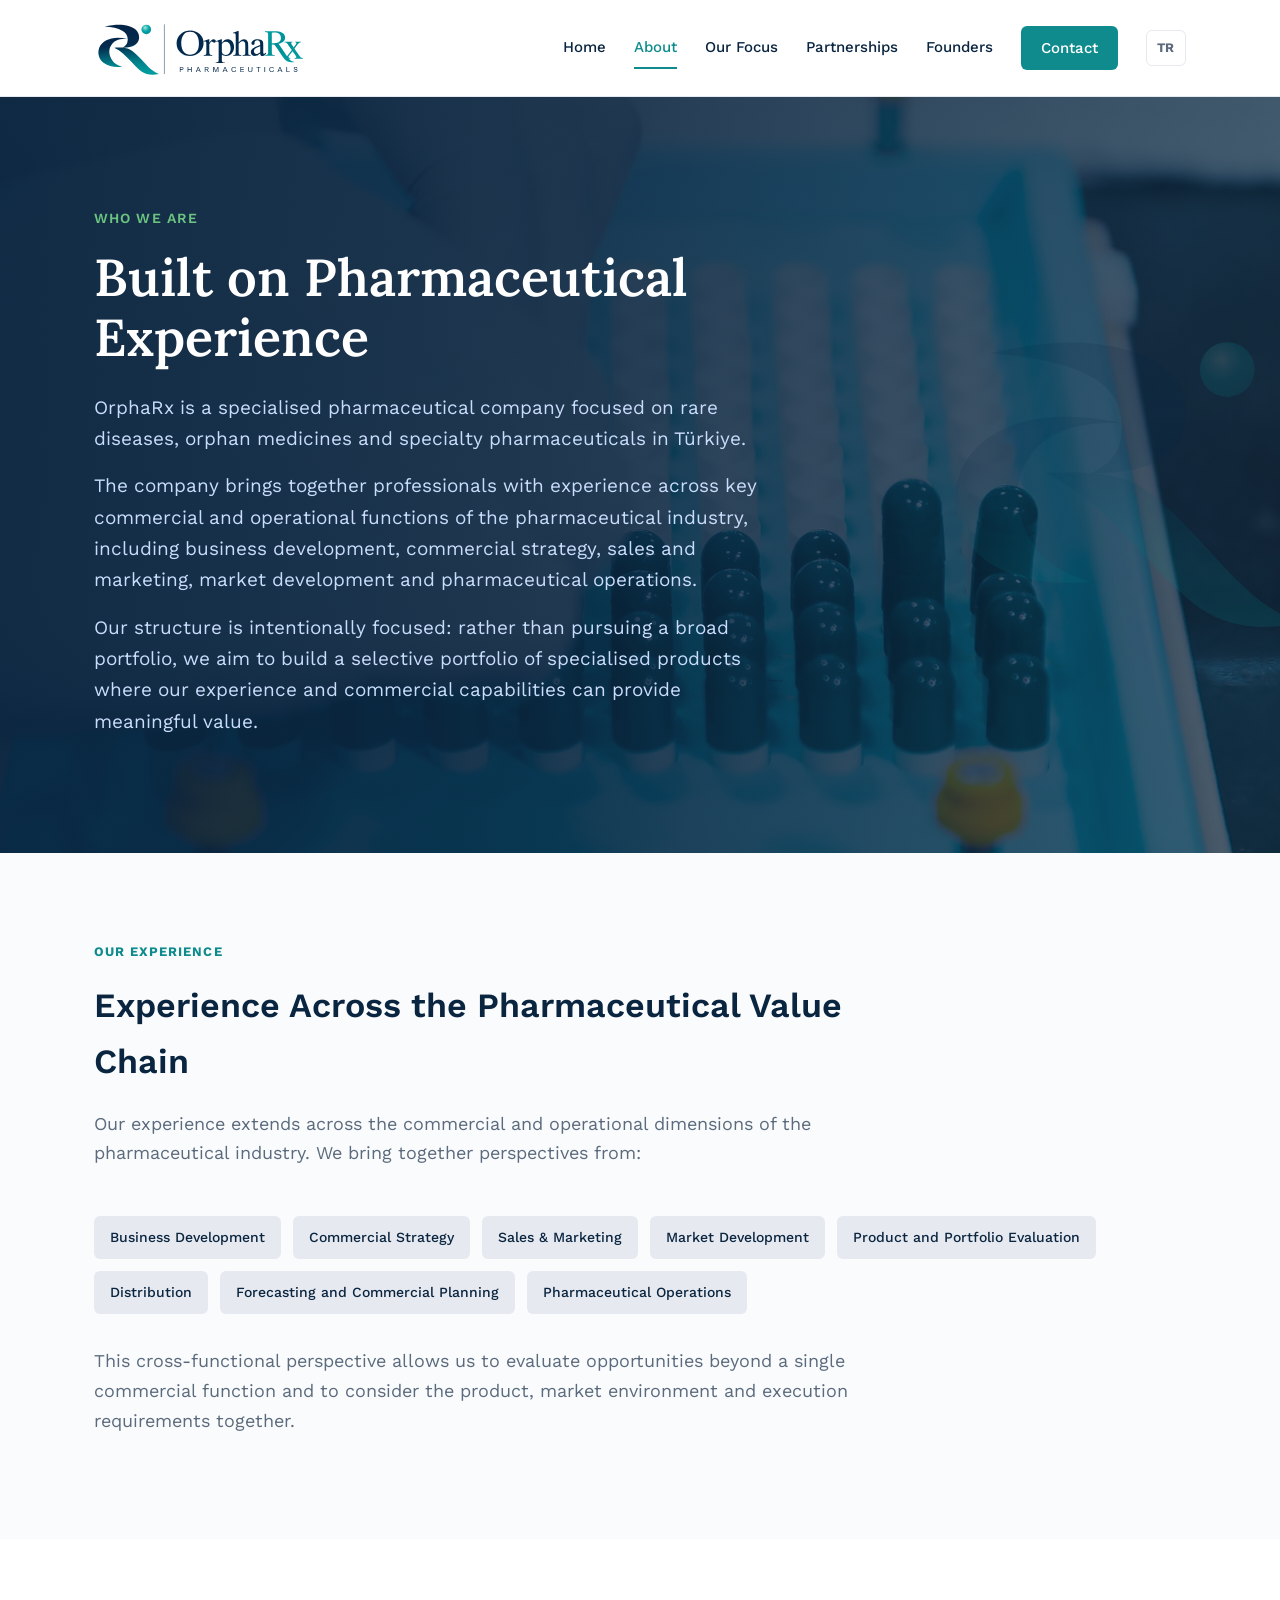
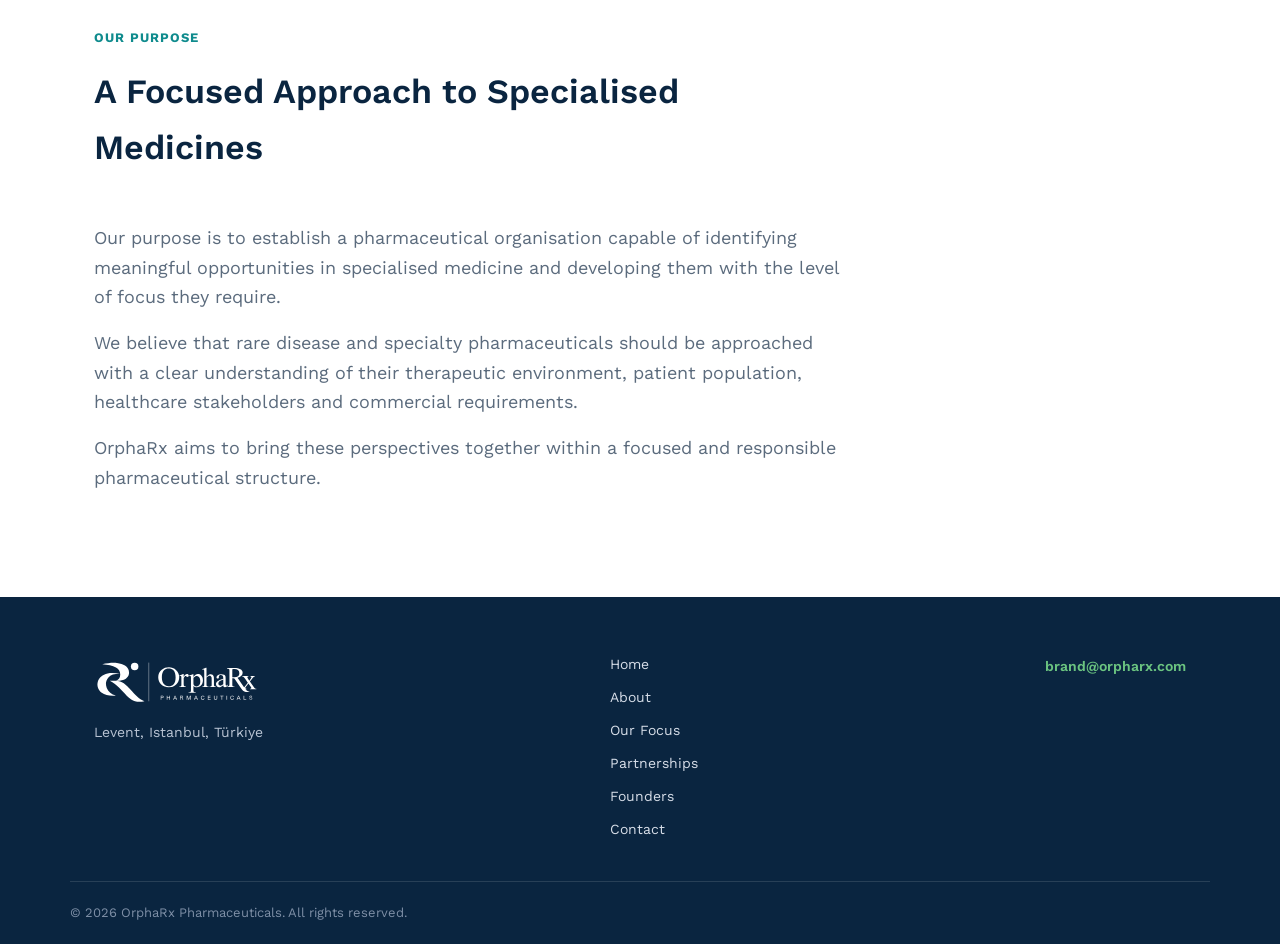
<file: en/about.html>
<!DOCTYPE html>
<html lang="en">
<head>
<meta charset="UTF-8">
<meta name="viewport" content="width=device-width, initial-scale=1.0">
<title>About | OrphaRx Pharmaceuticals</title>
<meta name="description" content="OrphaRx brings together professionals with experience across business development, commercial strategy, sales and marketing, and pharmaceutical operations.">
<link rel="preconnect" href="https://fonts.googleapis.com">
<link rel="preconnect" href="https://fonts.gstatic.com" crossorigin>
<link href="https://fonts.googleapis.com/css2?family=Lora:ital,wght@0,400;0,500;0,600;1,400&family=Work+Sans:wght@400;500;600;700;800&display=swap" rel="stylesheet">
<link rel="icon" type="image/svg+xml" href="../assets/images/favicon.svg">
<link rel="stylesheet" href="../assets/css/style.css">
</head>
<body>
<header class="site-header">
  <div class="container nav">
    <a class="nav__logo" href="index.html" aria-label="OrphaRx home"><img src="../assets/images/logo.svg" alt="OrphaRx Pharmaceuticals" width="180" height="60"></a>
    <button class="nav__toggle" id="navToggle" aria-expanded="false" aria-controls="navLinks" aria-label="Toggle navigation"><span></span><span></span><span></span></button>
    <nav class="nav__links" id="navLinks">
      <a href="index.html" class="nav__link">Home</a>
      <a href="about.html" class="nav__link is-active">About</a>
      <a href="our-focus.html" class="nav__link">Our Focus</a>
      <a href="partnerships.html" class="nav__link">Partnerships</a>
      <a href="founders.html" class="nav__link">Founders</a>
      <a href="contact.html" class="nav__link nav__link--cta">Contact</a>
      <a href="../tr/about.html" class="nav__lang">TR</a>
    </nav>
  </div>
</header>

<section class="hero">
  <div class="hero__bg" style="background-image:url('../assets/images/hero-lab.jpg')"></div>
  <div class="hero__overlay"></div>
  <img class="hero__watermark" src="../assets/images/favicon.svg" alt="" aria-hidden="true">
  <div class="container">
    <p class="hero__eyebrow">Who We Are</p>
    <h1 class="hero__title">Built on Pharmaceutical Experience</h1>
    <p class="hero__lead">OrphaRx is a specialised pharmaceutical company focused on rare diseases, orphan medicines and specialty pharmaceuticals in Türkiye.</p>
    <p class="hero__lead">The company brings together professionals with experience across key commercial and operational functions of the pharmaceutical industry, including business development, commercial strategy, sales and marketing, market development and pharmaceutical operations.</p>
    <p class="hero__lead">Our structure is intentionally focused: rather than pursuing a broad portfolio, we aim to build a selective portfolio of specialised products where our experience and commercial capabilities can provide meaningful value.</p>
  </div>
</section>

<section class="section section--alt reveal">
  <div class="container">
    <div class="section__header">
      <p class="section__eyebrow">Our Experience</p>
      <h2 class="section__title">Experience Across the Pharmaceutical Value Chain</h2>
      <p class="section__lead">Our experience extends across the commercial and operational dimensions of the pharmaceutical industry. We bring together perspectives from:</p>
    </div>
    <div class="tag-list">
      <span class="tag">Business Development</span>
      <span class="tag">Commercial Strategy</span>
      <span class="tag">Sales &amp; Marketing</span>
      <span class="tag">Market Development</span>
      <span class="tag">Product and Portfolio Evaluation</span>
      <span class="tag">Distribution</span>
      <span class="tag">Forecasting and Commercial Planning</span>
      <span class="tag">Pharmaceutical Operations</span>
    </div>
    <p class="section__lead" style="margin-top:32px;">This cross-functional perspective allows us to evaluate opportunities beyond a single commercial function and to consider the product, market environment and execution requirements together.</p>
  </div>
</section>

<section class="section reveal">
  <div class="container">
    <div class="section__header">
      <p class="section__eyebrow">Our Purpose</p>
      <h2 class="section__title">A Focused Approach to Specialised Medicines</h2>
    </div>
    <p class="section__lead">Our purpose is to establish a pharmaceutical organisation capable of identifying meaningful opportunities in specialised medicine and developing them with the level of focus they require.</p>
    <p class="section__lead">We believe that rare disease and specialty pharmaceuticals should be approached with a clear understanding of their therapeutic environment, patient population, healthcare stakeholders and commercial requirements.</p>
    <p class="section__lead">OrphaRx aims to bring these perspectives together within a focused and responsible pharmaceutical structure.</p>
  </div>
</section>

<footer class="site-footer">
  <div class="container footer__inner">
    <div class="footer__brand"><img src="../assets/images/logo-white.svg" alt="OrphaRx Pharmaceuticals" class="footer__logo" width="160" height="53"><p class="footer__address">Levent, Istanbul, Türkiye</p></div>
    <nav class="footer__links"><a href="index.html">Home</a><a href="about.html">About</a><a href="our-focus.html">Our Focus</a><a href="partnerships.html">Partnerships</a><a href="founders.html">Founders</a><a href="contact.html">Contact</a></nav>
    <div class="footer__contact"><a href="mailto:brand@orpharx.com">brand@orpharx.com</a></div>
  </div>
  <div class="container footer__copy"><p>&copy; 2026 OrphaRx Pharmaceuticals. All rights reserved.</p></div>
</footer>
<script src="../assets/js/main.js"></script>
<script src="../assets/js/animations.js"></script>
</body>
</html>
</file>
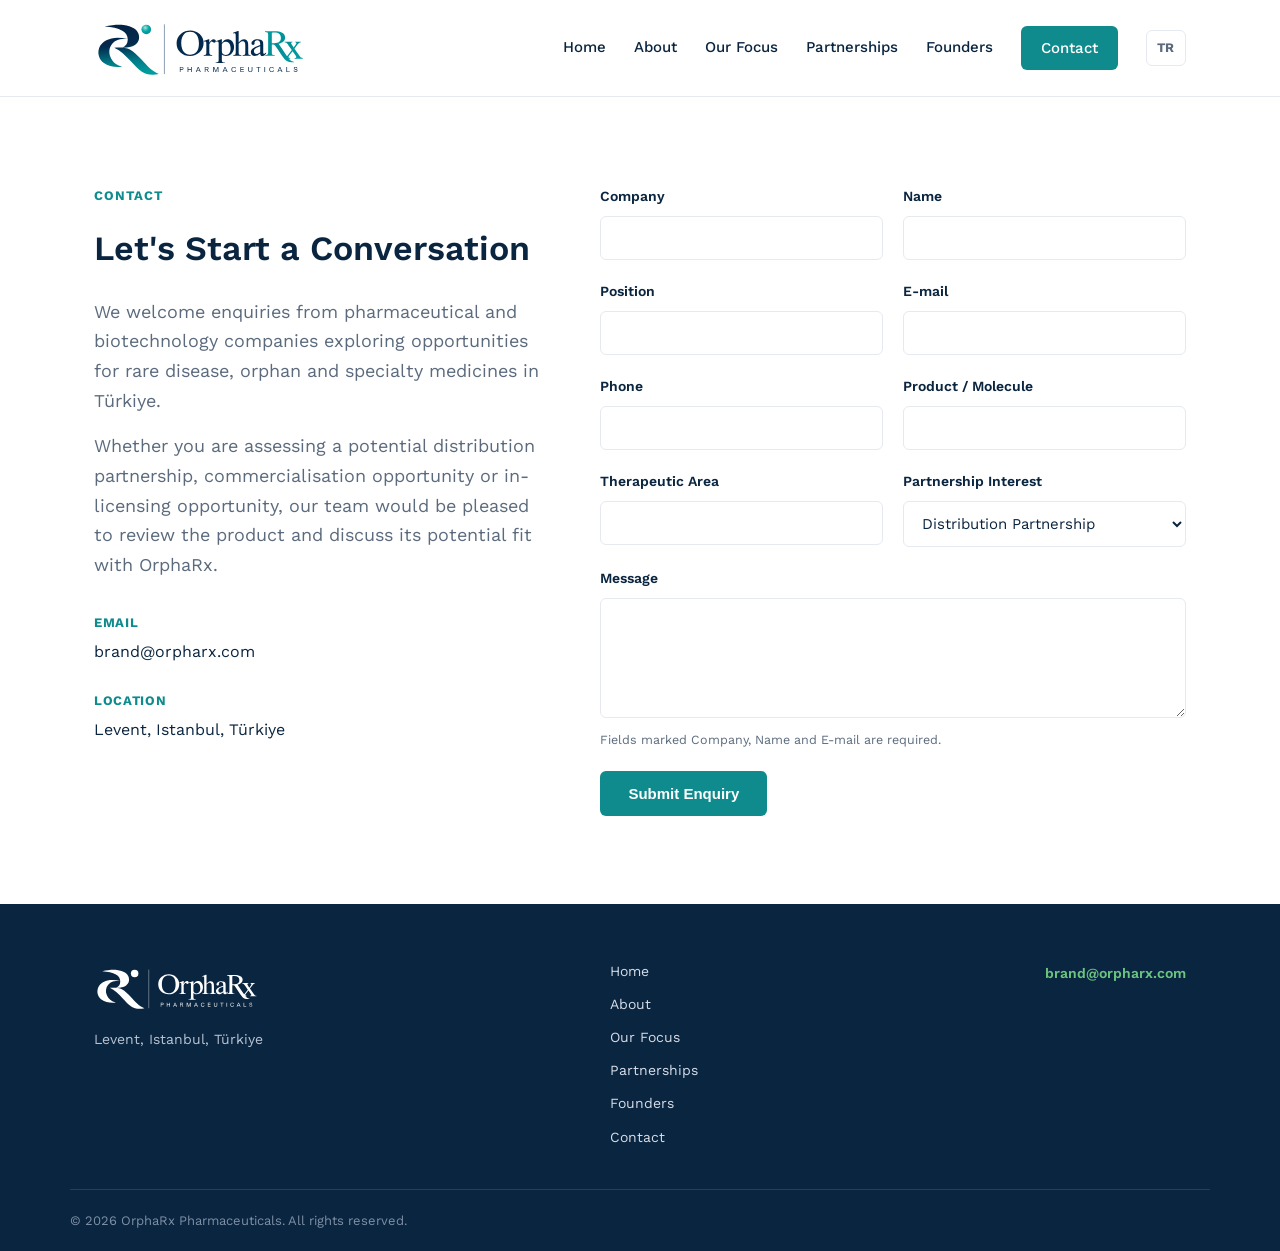
<file: en/contact.html>
<!DOCTYPE html>
<html lang="en">
<head>
<meta charset="UTF-8">
<meta name="viewport" content="width=device-width, initial-scale=1.0">
<title>Contact | OrphaRx Pharmaceuticals</title>
<meta name="description" content="Contact OrphaRx to discuss a distribution, commercialisation or in-licensing opportunity for the Turkish market.">
<link rel="preconnect" href="https://fonts.googleapis.com">
<link rel="preconnect" href="https://fonts.gstatic.com" crossorigin>
<link href="https://fonts.googleapis.com/css2?family=Lora:ital,wght@0,400;0,500;0,600;1,400&family=Work+Sans:wght@400;500;600;700;800&display=swap" rel="stylesheet">
<link rel="icon" type="image/svg+xml" href="../assets/images/favicon.svg">
<link rel="stylesheet" href="../assets/css/style.css">
</head>
<body>
<header class="site-header">
  <div class="container nav">
    <a class="nav__logo" href="index.html" aria-label="OrphaRx home"><img src="../assets/images/logo.svg" alt="OrphaRx Pharmaceuticals" width="180" height="60"></a>
    <button class="nav__toggle" id="navToggle" aria-expanded="false" aria-controls="navLinks" aria-label="Toggle navigation"><span></span><span></span><span></span></button>
    <nav class="nav__links" id="navLinks">
      <a href="index.html" class="nav__link">Home</a>
      <a href="about.html" class="nav__link">About</a>
      <a href="our-focus.html" class="nav__link">Our Focus</a>
      <a href="partnerships.html" class="nav__link">Partnerships</a>
      <a href="founders.html" class="nav__link">Founders</a>
      <a href="contact.html" class="nav__link nav__link--cta is-active">Contact</a>
      <a href="../tr/contact.html" class="nav__lang">TR</a>
    </nav>
  </div>
</header>

<section class="section reveal">
  <div class="container contact-layout">
    <div>
      <p class="section__eyebrow">Contact</p>
      <h1 class="section__title">Let's Start a Conversation</h1>
      <p class="section__lead">We welcome enquiries from pharmaceutical and biotechnology companies exploring opportunities for rare disease, orphan and specialty medicines in Türkiye.</p>
      <p class="section__lead">Whether you are assessing a potential distribution partnership, commercialisation opportunity or in-licensing opportunity, our team would be pleased to review the product and discuss its potential fit with OrphaRx.</p>

      <div class="contact-info__item" style="margin-top:32px;">
        <p class="contact-info__label">Email</p>
        <p class="contact-info__value"><a href="mailto:brand@orpharx.com">brand@orpharx.com</a></p>
      </div>
      <div class="contact-info__item">
        <p class="contact-info__label">Location</p>
        <p class="contact-info__value">Levent, Istanbul, Türkiye</p>
      </div>
    </div>

    <form id="contactForm" class="contact-form" action="https://formspree.io/f/REPLACE_WITH_FORMSPREE_ID" method="POST" data-success-message="Thank you — your enquiry has been sent. We will be in touch shortly." data-error-message="Something went wrong sending your enquiry. Please try again or email brand@orpharx.com directly.">
      <div class="form-row">
        <div class="form-field"><label for="company">Company</label><input type="text" id="company" name="Company" required></div>
        <div class="form-field"><label for="name">Name</label><input type="text" id="name" name="Name" required></div>
      </div>
      <div class="form-row">
        <div class="form-field"><label for="position">Position</label><input type="text" id="position" name="Position"></div>
        <div class="form-field"><label for="email">E-mail</label><input type="email" id="email" name="Email" required></div>
      </div>
      <div class="form-row">
        <div class="form-field"><label for="phone">Phone</label><input type="tel" id="phone" name="Phone"></div>
        <div class="form-field"><label for="product">Product / Molecule</label><input type="text" id="product" name="Product / Molecule"></div>
      </div>
      <div class="form-row">
        <div class="form-field"><label for="therapeutic-area">Therapeutic Area</label><input type="text" id="therapeutic-area" name="Therapeutic Area"></div>
        <div class="form-field">
          <label for="partnership-interest">Partnership Interest</label>
          <select id="partnership-interest" name="Partnership Interest">
            <option value="Distribution Partnership">Distribution Partnership</option>
            <option value="Commercialisation Partnership">Commercialisation Partnership</option>
            <option value="In-Licensing Opportunity">In-Licensing Opportunity</option>
            <option value="Strategic Product Partnership">Strategic Product Partnership</option>
            <option value="Other">Other</option>
          </select>
        </div>
      </div>
      <div class="form-field">
        <label for="message">Message</label>
        <textarea id="message" name="Message" required></textarea>
      </div>
      <p class="form-note">Fields marked Company, Name and E-mail are required.</p>
      <button type="submit" class="btn btn--primary">Submit Enquiry</button>
      <p id="formStatus" class="form-status" role="status"></p>
    </form>
  </div>
</section>

<footer class="site-footer">
  <div class="container footer__inner">
    <div class="footer__brand"><img src="../assets/images/logo-white.svg" alt="OrphaRx Pharmaceuticals" class="footer__logo" width="160" height="53"><p class="footer__address">Levent, Istanbul, Türkiye</p></div>
    <nav class="footer__links"><a href="index.html">Home</a><a href="about.html">About</a><a href="our-focus.html">Our Focus</a><a href="partnerships.html">Partnerships</a><a href="founders.html">Founders</a><a href="contact.html">Contact</a></nav>
    <div class="footer__contact"><a href="mailto:brand@orpharx.com">brand@orpharx.com</a></div>
  </div>
  <div class="container footer__copy"><p>&copy; 2026 OrphaRx Pharmaceuticals. All rights reserved.</p></div>
</footer>
<script src="../assets/js/main.js"></script>
<script src="../assets/js/animations.js"></script>
</body>
</html>
</file>
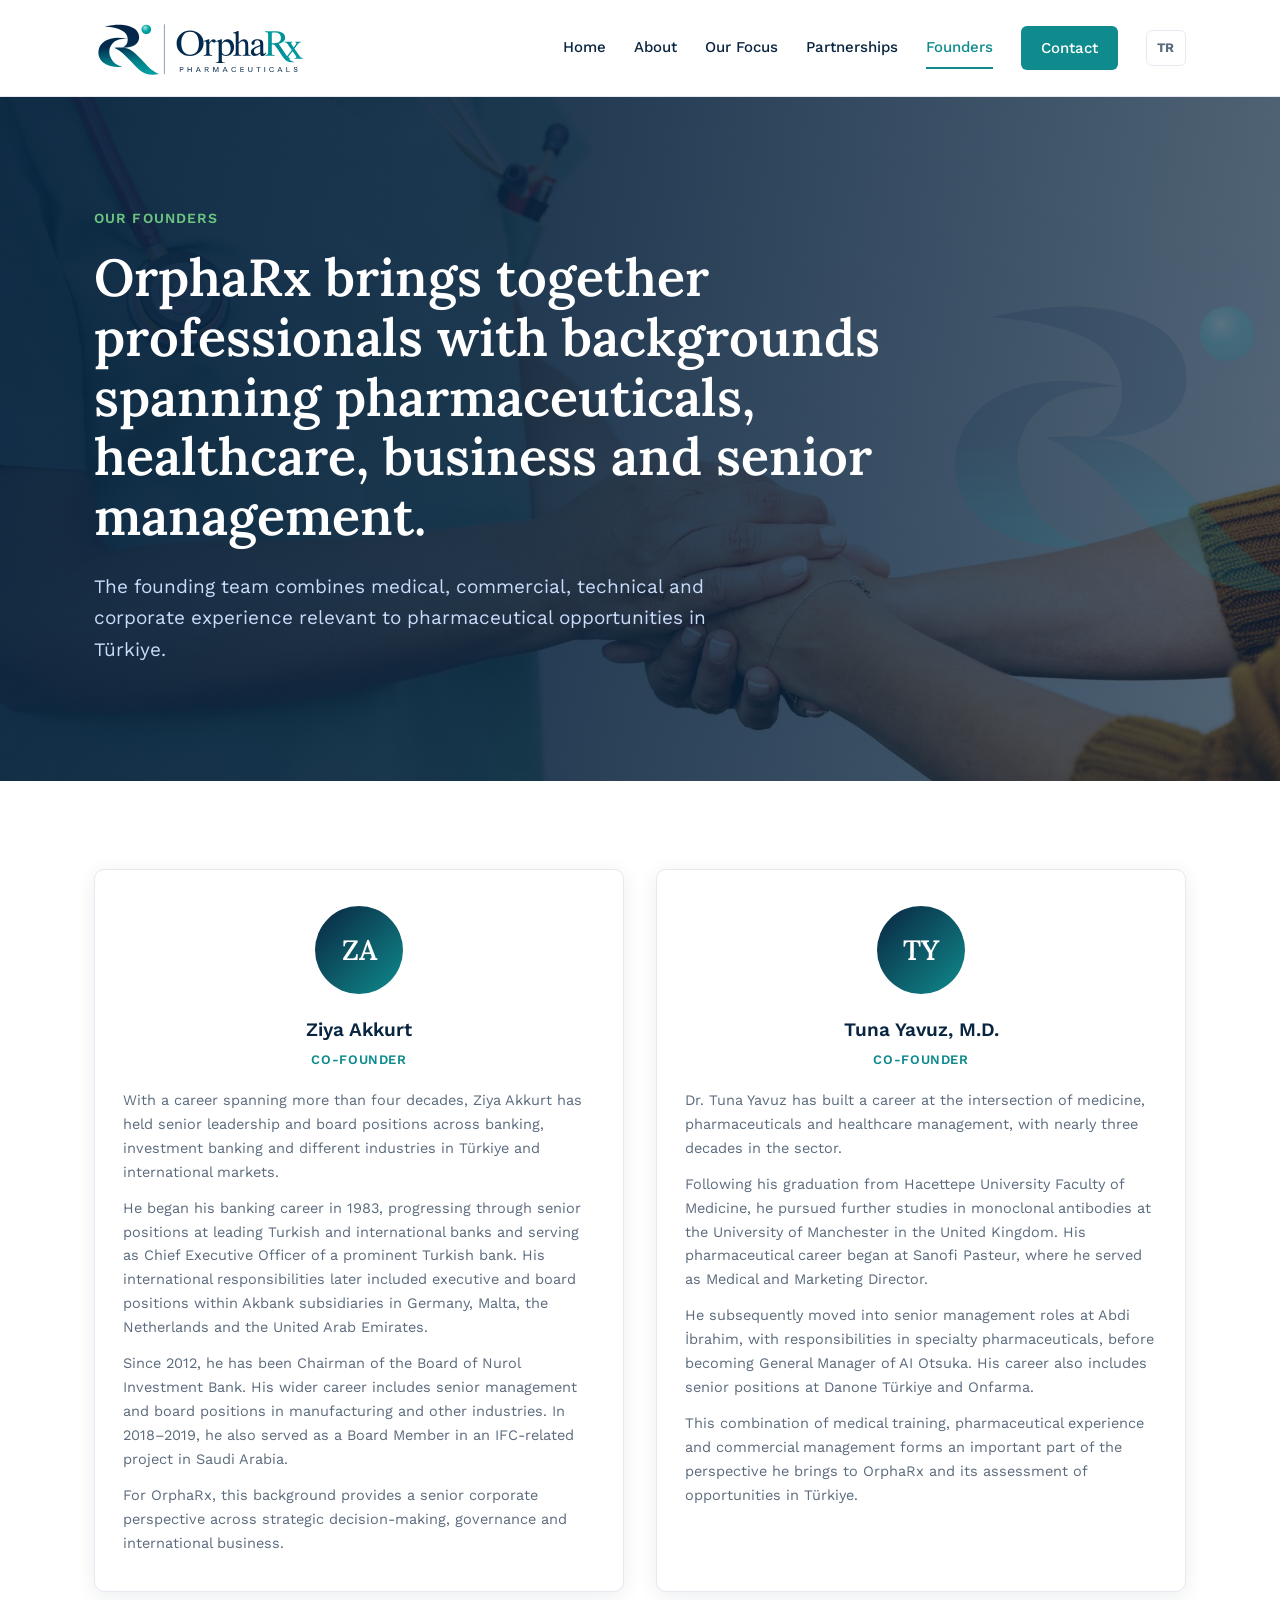
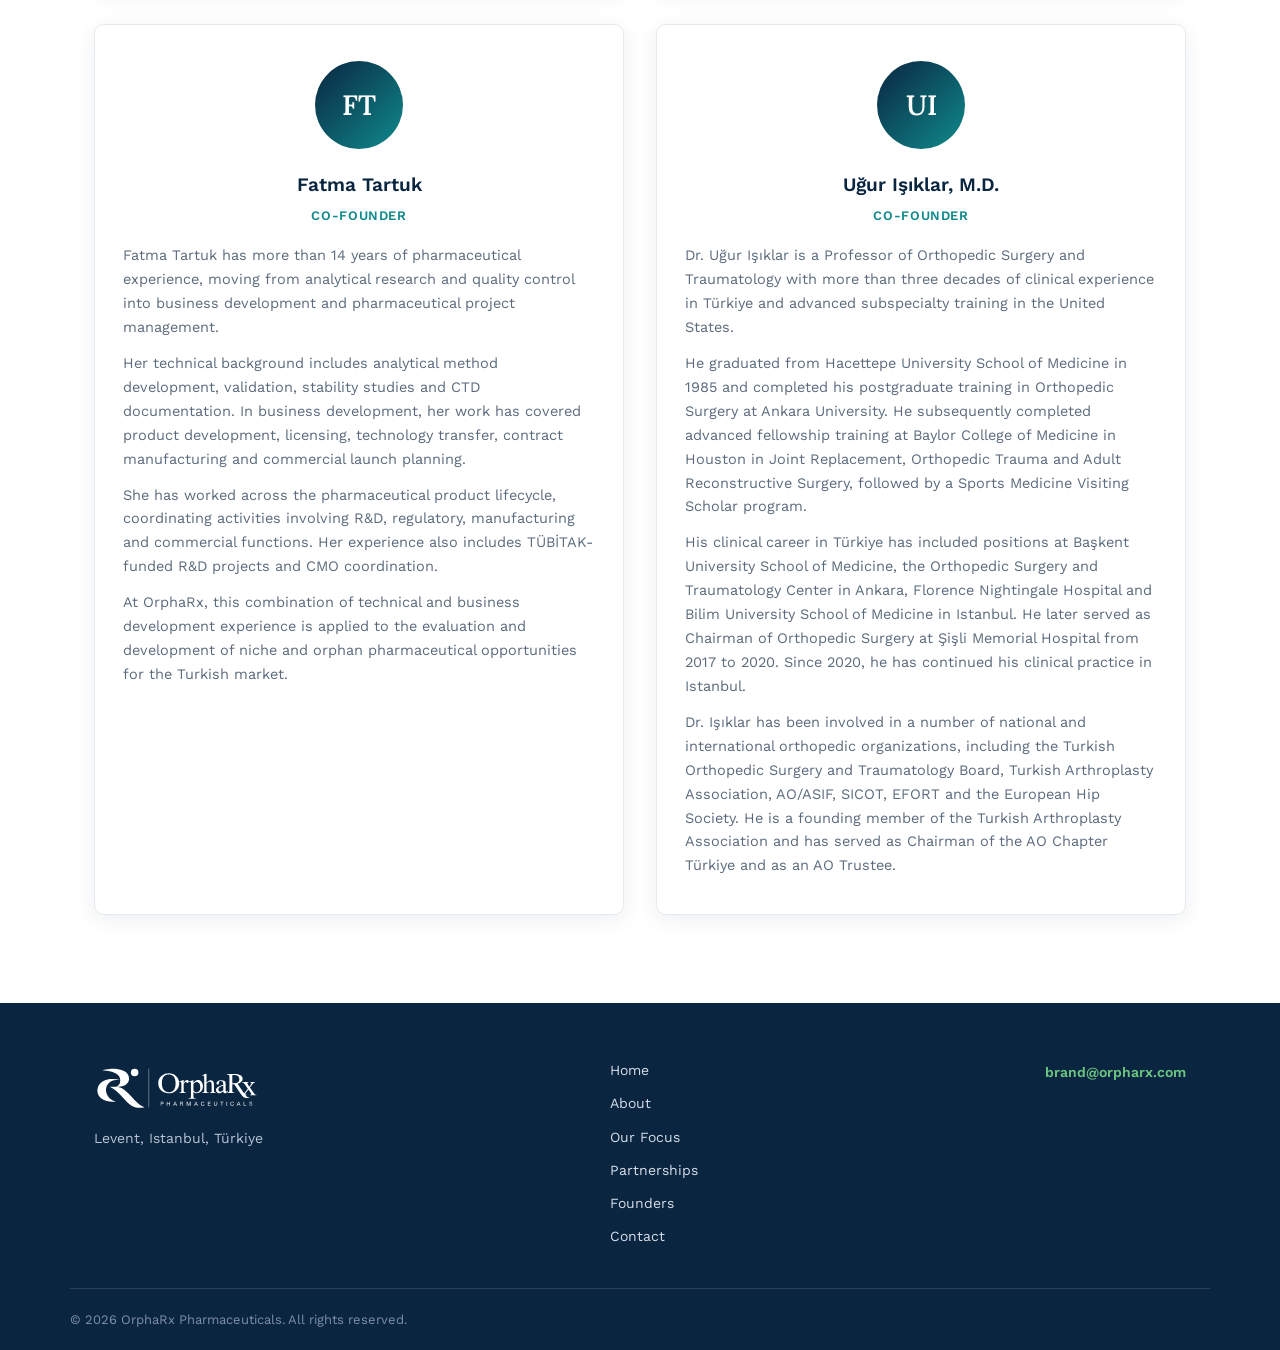
<file: en/founders.html>
<!DOCTYPE html>
<html lang="en">
<head>
<meta charset="UTF-8">
<meta name="viewport" content="width=device-width, initial-scale=1.0">
<title>Founders | OrphaRx Pharmaceuticals</title>
<meta name="description" content="OrphaRx's founding team combines senior banking, medical/pharmaceutical and business-development experience relevant to Türkiye.">
<link rel="preconnect" href="https://fonts.googleapis.com">
<link rel="preconnect" href="https://fonts.gstatic.com" crossorigin>
<link href="https://fonts.googleapis.com/css2?family=Lora:ital,wght@0,400;0,500;0,600;1,400&family=Work+Sans:wght@400;500;600;700;800&display=swap" rel="stylesheet">
<link rel="icon" type="image/svg+xml" href="../assets/images/favicon.svg">
<link rel="stylesheet" href="../assets/css/style.css">
</head>
<body>
<header class="site-header">
  <div class="container nav">
    <a class="nav__logo" href="index.html" aria-label="OrphaRx home"><img src="../assets/images/logo.svg" alt="OrphaRx Pharmaceuticals" width="180" height="60"></a>
    <button class="nav__toggle" id="navToggle" aria-expanded="false" aria-controls="navLinks" aria-label="Toggle navigation"><span></span><span></span><span></span></button>
    <nav class="nav__links" id="navLinks">
      <a href="index.html" class="nav__link">Home</a>
      <a href="about.html" class="nav__link">About</a>
      <a href="our-focus.html" class="nav__link">Our Focus</a>
      <a href="partnerships.html" class="nav__link">Partnerships</a>
      <a href="founders.html" class="nav__link is-active">Founders</a>
      <a href="contact.html" class="nav__link nav__link--cta">Contact</a>
      <a href="../tr/founders.html" class="nav__lang">TR</a>
    </nav>
  </div>
</header>

<section class="hero">
  <div class="hero__bg" style="background-image:url('../assets/images/care-hands.jpg')"></div>
  <div class="hero__overlay"></div>
  <img class="hero__watermark" src="../assets/images/favicon.svg" alt="" aria-hidden="true">
  <div class="container">
    <p class="hero__eyebrow">Our Founders</p>
    <h1 class="hero__title">OrphaRx brings together professionals with backgrounds spanning pharmaceuticals, healthcare, business and senior management.</h1>
    <p class="hero__lead">The founding team combines medical, commercial, technical and corporate experience relevant to pharmaceutical opportunities in Türkiye.</p>
  </div>
</section>

<section class="section reveal">
  <div class="container">
    <div class="founder-grid">
      <div class="founder-card">
        <div class="founder-avatar">ZA</div>
        <h3 class="founder-card__name">Ziya Akkurt</h3>
        <p class="founder-card__role">Co-Founder</p>
        <div class="founder-card__bio">
          <p>With a career spanning more than four decades, Ziya Akkurt has held senior leadership and board positions across banking, investment banking and different industries in Türkiye and international markets.</p>
          <p>He began his banking career in 1983, progressing through senior positions at leading Turkish and international banks and serving as Chief Executive Officer of a prominent Turkish bank. His international responsibilities later included executive and board positions within Akbank subsidiaries in Germany, Malta, the Netherlands and the United Arab Emirates.</p>
          <p>Since 2012, he has been Chairman of the Board of Nurol Investment Bank. His wider career includes senior management and board positions in manufacturing and other industries. In 2018&ndash;2019, he also served as a Board Member in an IFC-related project in Saudi Arabia.</p>
          <p>For OrphaRx, this background provides a senior corporate perspective across strategic decision-making, governance and international business.</p>
        </div>
      </div>
      <div class="founder-card">
        <div class="founder-avatar">TY</div>
        <h3 class="founder-card__name">Tuna Yavuz, M.D.</h3>
        <p class="founder-card__role">Co-Founder</p>
        <div class="founder-card__bio">
          <p>Dr. Tuna Yavuz has built a career at the intersection of medicine, pharmaceuticals and healthcare management, with nearly three decades in the sector.</p>
          <p>Following his graduation from Hacettepe University Faculty of Medicine, he pursued further studies in monoclonal antibodies at the University of Manchester in the United Kingdom. His pharmaceutical career began at Sanofi Pasteur, where he served as Medical and Marketing Director.</p>
          <p>He subsequently moved into senior management roles at Abdi İbrahim, with responsibilities in specialty pharmaceuticals, before becoming General Manager of AI Otsuka. His career also includes senior positions at Danone Türkiye and Onfarma.</p>
          <p>This combination of medical training, pharmaceutical experience and commercial management forms an important part of the perspective he brings to OrphaRx and its assessment of opportunities in Türkiye.</p>
        </div>
      </div>
      <div class="founder-card">
        <div class="founder-avatar">FT</div>
        <h3 class="founder-card__name">Fatma Tartuk</h3>
        <p class="founder-card__role">Co-Founder</p>
        <div class="founder-card__bio">
          <p>Fatma Tartuk has more than 14 years of pharmaceutical experience, moving from analytical research and quality control into business development and pharmaceutical project management.</p>
          <p>Her technical background includes analytical method development, validation, stability studies and CTD documentation. In business development, her work has covered product development, licensing, technology transfer, contract manufacturing and commercial launch planning.</p>
          <p>She has worked across the pharmaceutical product lifecycle, coordinating activities involving R&amp;D, regulatory, manufacturing and commercial functions. Her experience also includes TÜBİTAK-funded R&amp;D projects and CMO coordination.</p>
          <p>At OrphaRx, this combination of technical and business development experience is applied to the evaluation and development of niche and orphan pharmaceutical opportunities for the Turkish market.</p>
        </div>
      </div>
      <div class="founder-card">
        <div class="founder-avatar">UI</div>
        <h3 class="founder-card__name">Uğur Işıklar, M.D.</h3>
        <p class="founder-card__role">Co-Founder</p>
        <div class="founder-card__bio">
          <p>Dr. Uğur Işıklar is a Professor of Orthopedic Surgery and Traumatology with more than three decades of clinical experience in Türkiye and advanced subspecialty training in the United States.</p>
          <p>He graduated from Hacettepe University School of Medicine in 1985 and completed his postgraduate training in Orthopedic Surgery at Ankara University. He subsequently completed advanced fellowship training at Baylor College of Medicine in Houston in Joint Replacement, Orthopedic Trauma and Adult Reconstructive Surgery, followed by a Sports Medicine Visiting Scholar program.</p>
          <p>His clinical career in Türkiye has included positions at Başkent University School of Medicine, the Orthopedic Surgery and Traumatology Center in Ankara, Florence Nightingale Hospital and Bilim University School of Medicine in Istanbul. He later served as Chairman of Orthopedic Surgery at Şişli Memorial Hospital from 2017 to 2020. Since 2020, he has continued his clinical practice in Istanbul.</p>
          <p>Dr. Işıklar has been involved in a number of national and international orthopedic organizations, including the Turkish Orthopedic Surgery and Traumatology Board, Turkish Arthroplasty Association, AO/ASIF, SICOT, EFORT and the European Hip Society. He is a founding member of the Turkish Arthroplasty Association and has served as Chairman of the AO Chapter Türkiye and as an AO Trustee.</p>
        </div>
      </div>
    </div>
  </div>
</section>

<footer class="site-footer">
  <div class="container footer__inner">
    <div class="footer__brand"><img src="../assets/images/logo-white.svg" alt="OrphaRx Pharmaceuticals" class="footer__logo" width="160" height="53"><p class="footer__address">Levent, Istanbul, Türkiye</p></div>
    <nav class="footer__links"><a href="index.html">Home</a><a href="about.html">About</a><a href="our-focus.html">Our Focus</a><a href="partnerships.html">Partnerships</a><a href="founders.html">Founders</a><a href="contact.html">Contact</a></nav>
    <div class="footer__contact"><a href="mailto:brand@orpharx.com">brand@orpharx.com</a></div>
  </div>
  <div class="container footer__copy"><p>&copy; 2026 OrphaRx Pharmaceuticals. All rights reserved.</p></div>
</footer>
<script src="../assets/js/main.js"></script>
<script src="../assets/js/animations.js"></script>
</body>
</html>
</file>
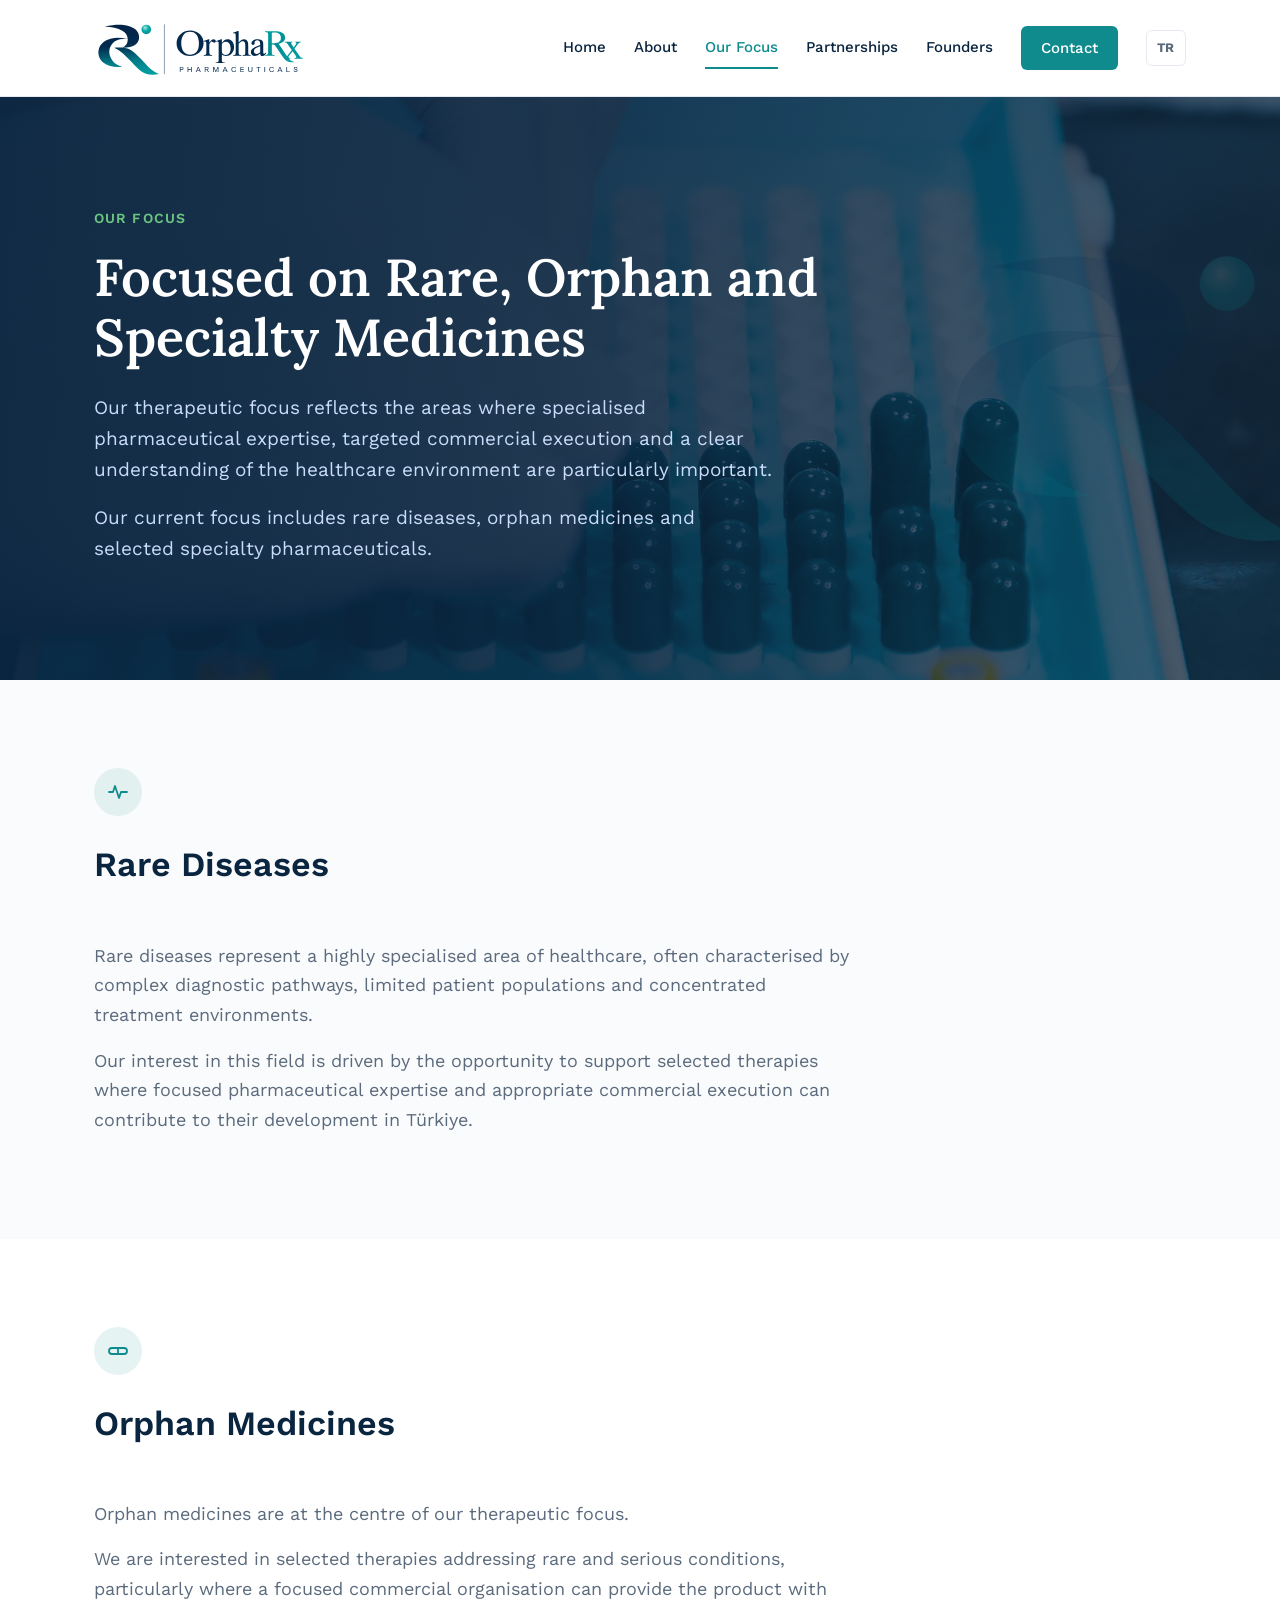
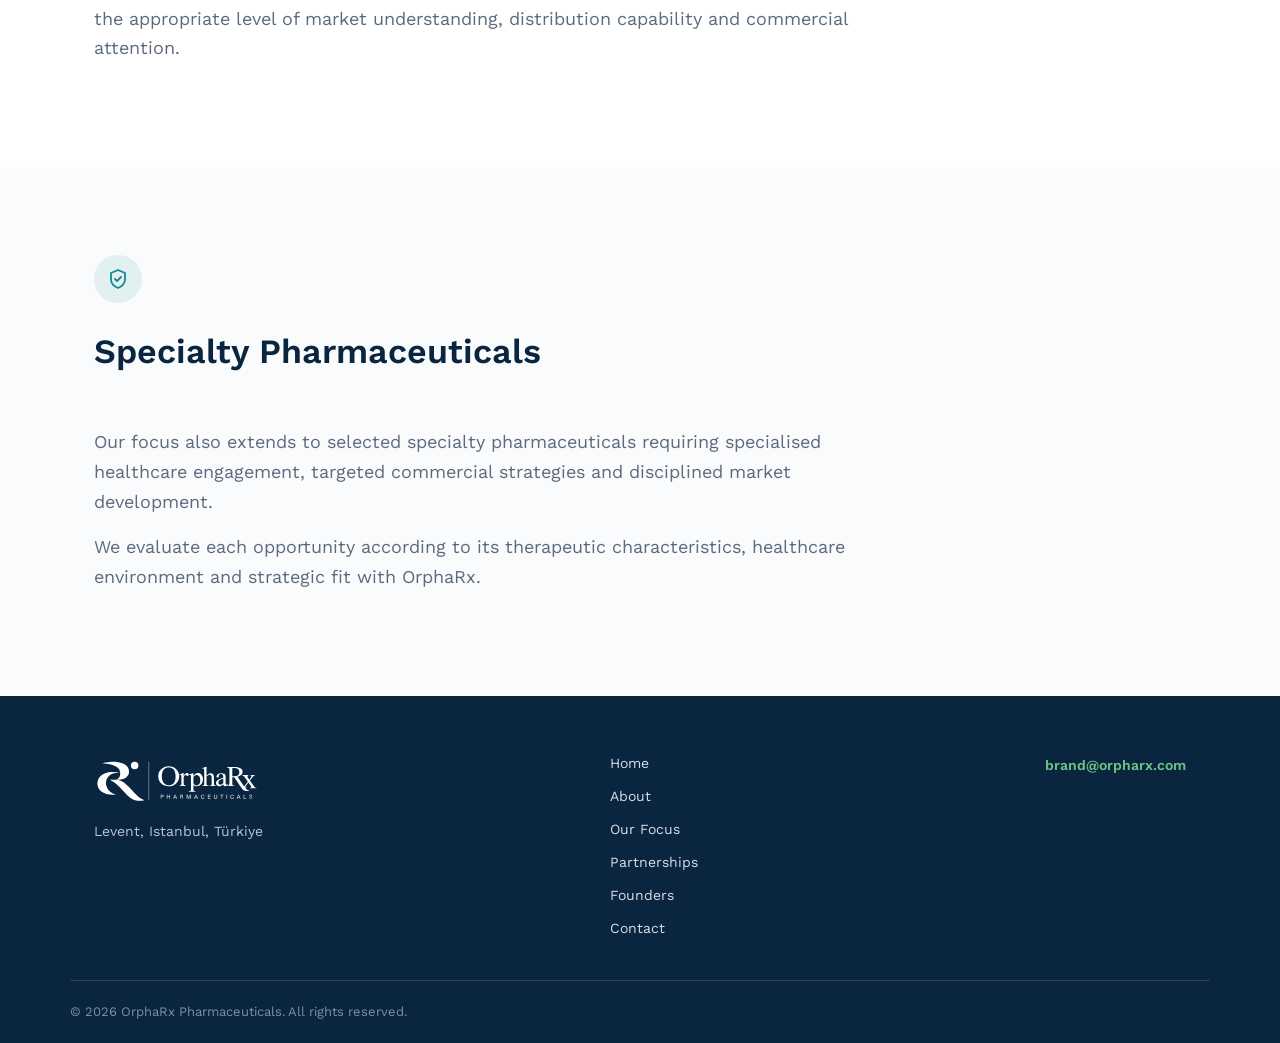
<file: en/our-focus.html>
<!DOCTYPE html>
<html lang="en">
<head>
<meta charset="UTF-8">
<meta name="viewport" content="width=device-width, initial-scale=1.0">
<title>Our Focus | OrphaRx Pharmaceuticals</title>
<meta name="description" content="Our therapeutic focus: rare diseases, orphan medicines and selected specialty pharmaceuticals in Türkiye.">
<link rel="preconnect" href="https://fonts.googleapis.com">
<link rel="preconnect" href="https://fonts.gstatic.com" crossorigin>
<link href="https://fonts.googleapis.com/css2?family=Lora:ital,wght@0,400;0,500;0,600;1,400&family=Work+Sans:wght@400;500;600;700;800&display=swap" rel="stylesheet">
<link rel="icon" type="image/svg+xml" href="../assets/images/favicon.svg">
<link rel="stylesheet" href="../assets/css/style.css">
</head>
<body>
<header class="site-header">
  <div class="container nav">
    <a class="nav__logo" href="index.html" aria-label="OrphaRx home"><img src="../assets/images/logo.svg" alt="OrphaRx Pharmaceuticals" width="180" height="60"></a>
    <button class="nav__toggle" id="navToggle" aria-expanded="false" aria-controls="navLinks" aria-label="Toggle navigation"><span></span><span></span><span></span></button>
    <nav class="nav__links" id="navLinks">
      <a href="index.html" class="nav__link">Home</a>
      <a href="about.html" class="nav__link">About</a>
      <a href="our-focus.html" class="nav__link is-active">Our Focus</a>
      <a href="partnerships.html" class="nav__link">Partnerships</a>
      <a href="founders.html" class="nav__link">Founders</a>
      <a href="contact.html" class="nav__link nav__link--cta">Contact</a>
      <a href="../tr/our-focus.html" class="nav__lang">TR</a>
    </nav>
  </div>
</header>

<section class="hero">
  <div class="hero__bg" style="background-image:url('../assets/images/hero-lab.jpg')"></div>
  <div class="hero__overlay"></div>
  <img class="hero__watermark" src="../assets/images/favicon.svg" alt="" aria-hidden="true">
  <div class="container">
    <p class="hero__eyebrow">Our Focus</p>
    <h1 class="hero__title">Focused on Rare, Orphan and Specialty Medicines</h1>
    <p class="hero__lead">Our therapeutic focus reflects the areas where specialised pharmaceutical expertise, targeted commercial execution and a clear understanding of the healthcare environment are particularly important.</p>
    <p class="hero__lead">Our current focus includes rare diseases, orphan medicines and selected specialty pharmaceuticals.</p>
  </div>
</section>

<section class="section section--alt reveal">
  <div class="container">
    <div class="section__header">
      <div class="card__icon"><svg viewBox="0 0 24 24" fill="none" stroke="currentColor" stroke-width="1.8" stroke-linecap="round" stroke-linejoin="round"><path d="M3 12h4l2-6 4 12 2-6h6"/></svg></div>
      <h2 class="section__title">Rare Diseases</h2>
    </div>
    <p class="section__lead">Rare diseases represent a highly specialised area of healthcare, often characterised by complex diagnostic pathways, limited patient populations and concentrated treatment environments.</p>
    <p class="section__lead">Our interest in this field is driven by the opportunity to support selected therapies where focused pharmaceutical expertise and appropriate commercial execution can contribute to their development in Türkiye.</p>
  </div>
</section>

<section class="section reveal">
  <div class="container">
    <div class="section__header">
      <div class="card__icon"><svg viewBox="0 0 24 24" fill="none" stroke="currentColor" stroke-width="1.8" stroke-linecap="round" stroke-linejoin="round"><rect x="3" y="9" width="18" height="6" rx="3"/><path d="M12 9v6"/></svg></div>
      <h2 class="section__title">Orphan Medicines</h2>
    </div>
    <p class="section__lead">Orphan medicines are at the centre of our therapeutic focus.</p>
    <p class="section__lead">We are interested in selected therapies addressing rare and serious conditions, particularly where a focused commercial organisation can provide the product with the appropriate level of market understanding, distribution capability and commercial attention.</p>
  </div>
</section>

<section class="section section--alt reveal">
  <div class="container">
    <div class="section__header">
      <div class="card__icon"><svg viewBox="0 0 24 24" fill="none" stroke="currentColor" stroke-width="1.8" stroke-linecap="round" stroke-linejoin="round"><path d="M12 3l7 3v6c0 4.5-3 7.5-7 9-4-1.5-7-4.5-7-9V6l7-3z"/><path d="M9 12l2 2 4-4"/></svg></div>
      <h2 class="section__title">Specialty Pharmaceuticals</h2>
    </div>
    <p class="section__lead">Our focus also extends to selected specialty pharmaceuticals requiring specialised healthcare engagement, targeted commercial strategies and disciplined market development.</p>
    <p class="section__lead">We evaluate each opportunity according to its therapeutic characteristics, healthcare environment and strategic fit with OrphaRx.</p>
  </div>
</section>

<footer class="site-footer">
  <div class="container footer__inner">
    <div class="footer__brand"><img src="../assets/images/logo-white.svg" alt="OrphaRx Pharmaceuticals" class="footer__logo" width="160" height="53"><p class="footer__address">Levent, Istanbul, Türkiye</p></div>
    <nav class="footer__links"><a href="index.html">Home</a><a href="about.html">About</a><a href="our-focus.html">Our Focus</a><a href="partnerships.html">Partnerships</a><a href="founders.html">Founders</a><a href="contact.html">Contact</a></nav>
    <div class="footer__contact"><a href="mailto:brand@orpharx.com">brand@orpharx.com</a></div>
  </div>
  <div class="container footer__copy"><p>&copy; 2026 OrphaRx Pharmaceuticals. All rights reserved.</p></div>
</footer>
<script src="../assets/js/main.js"></script>
<script src="../assets/js/animations.js"></script>
</body>
</html>
</file>
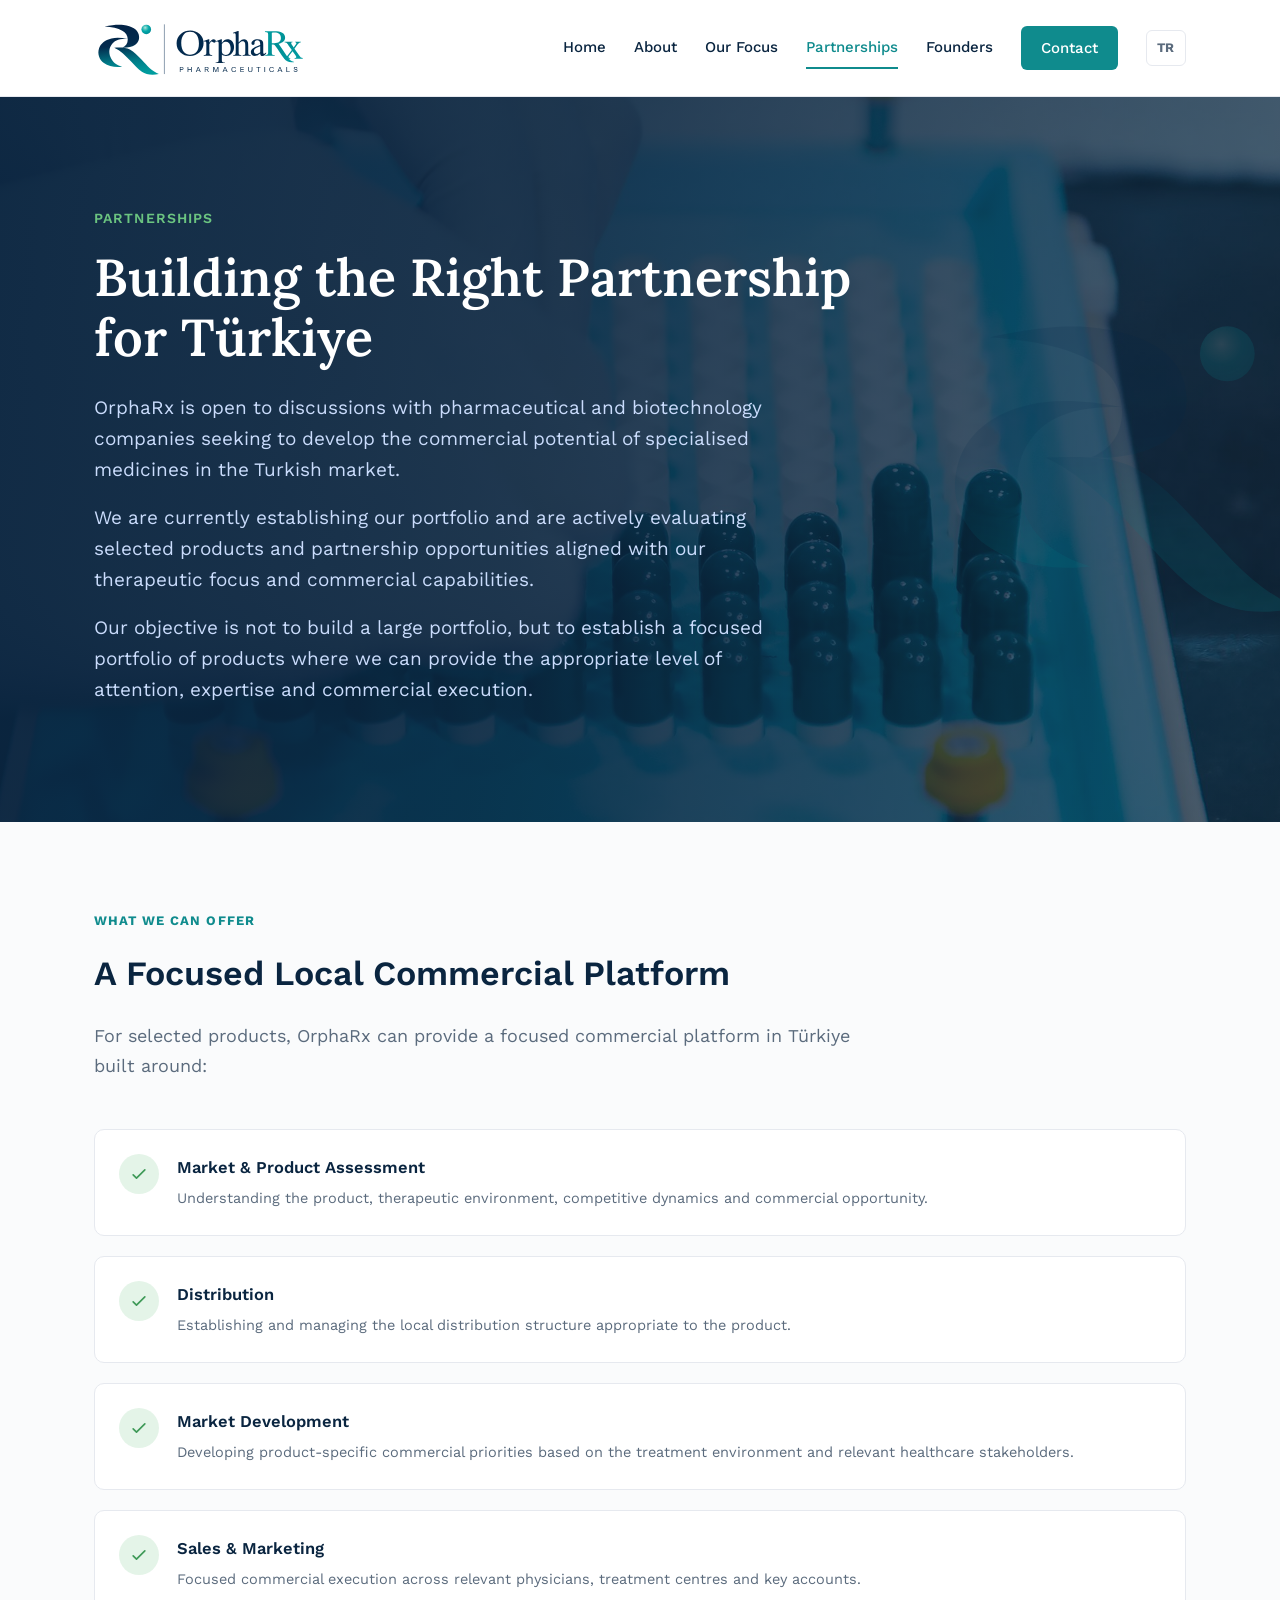
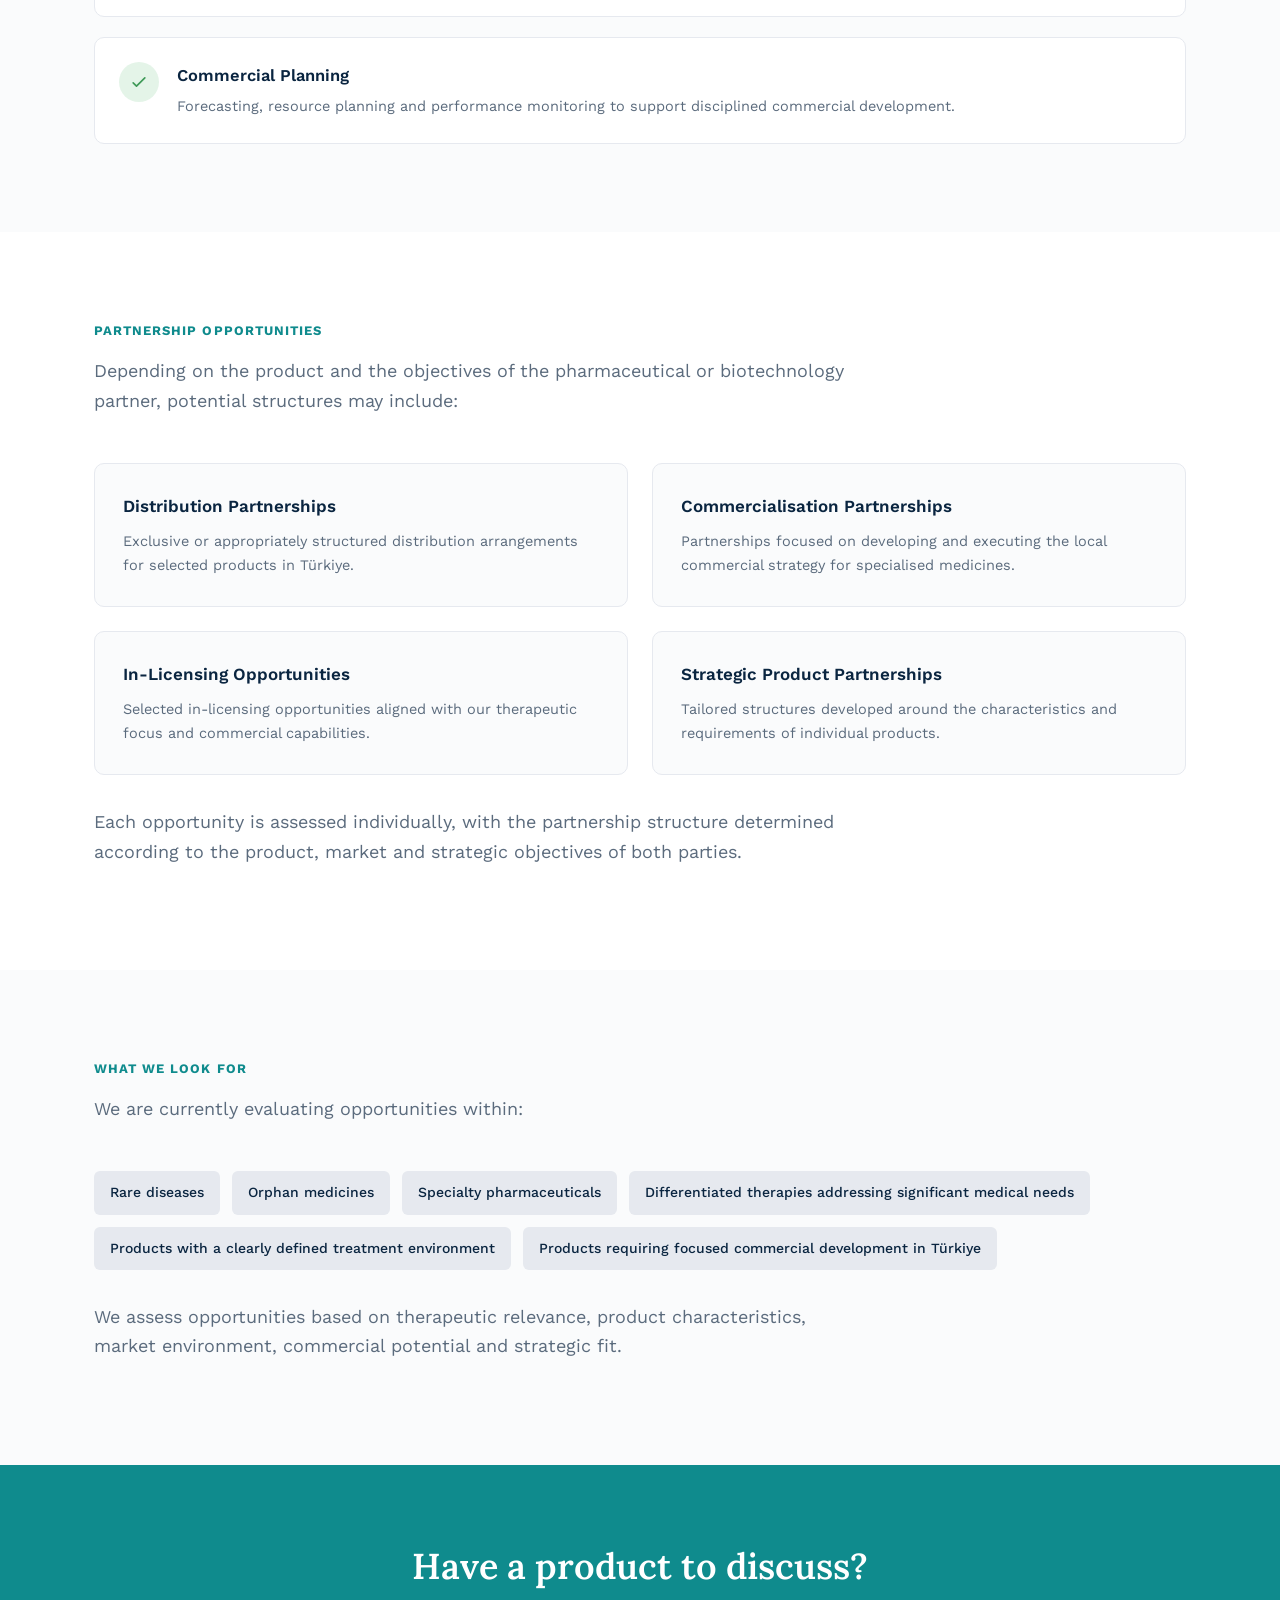
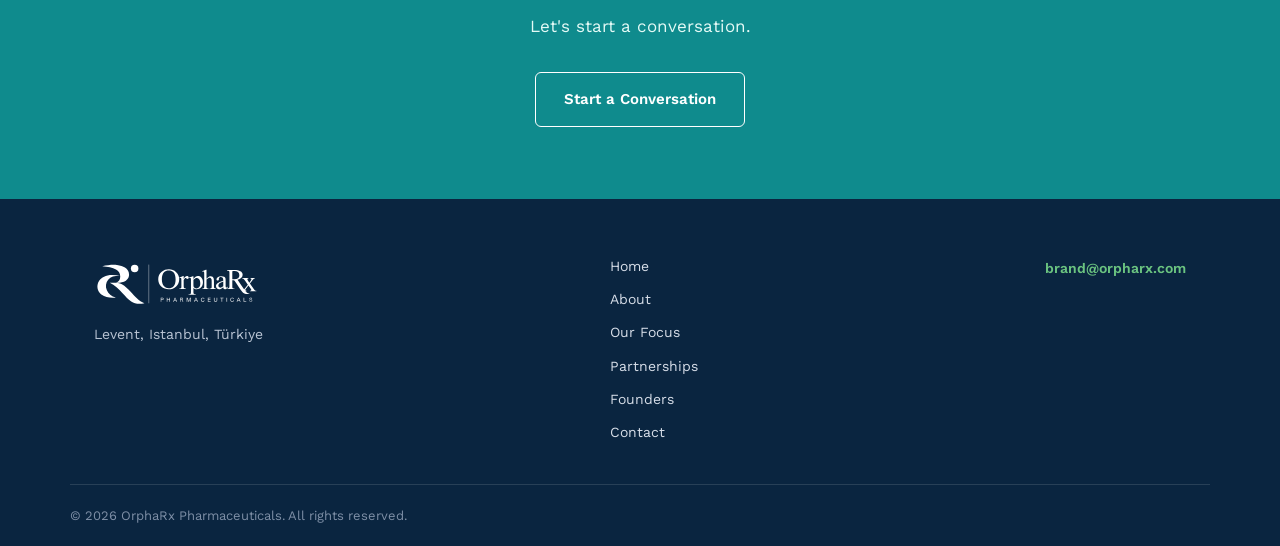
<file: en/partnerships.html>
<!DOCTYPE html>
<html lang="en">
<head>
<meta charset="UTF-8">
<meta name="viewport" content="width=device-width, initial-scale=1.0">
<title>Partnerships | OrphaRx Pharmaceuticals</title>
<meta name="description" content="OrphaRx is open to distribution, commercialisation and in-licensing partnerships with pharmaceutical and biotech companies for the Turkish market.">
<link rel="preconnect" href="https://fonts.googleapis.com">
<link rel="preconnect" href="https://fonts.gstatic.com" crossorigin>
<link href="https://fonts.googleapis.com/css2?family=Lora:ital,wght@0,400;0,500;0,600;1,400&family=Work+Sans:wght@400;500;600;700;800&display=swap" rel="stylesheet">
<link rel="icon" type="image/svg+xml" href="../assets/images/favicon.svg">
<link rel="stylesheet" href="../assets/css/style.css">
</head>
<body>
<header class="site-header">
  <div class="container nav">
    <a class="nav__logo" href="index.html" aria-label="OrphaRx home"><img src="../assets/images/logo.svg" alt="OrphaRx Pharmaceuticals" width="180" height="60"></a>
    <button class="nav__toggle" id="navToggle" aria-expanded="false" aria-controls="navLinks" aria-label="Toggle navigation"><span></span><span></span><span></span></button>
    <nav class="nav__links" id="navLinks">
      <a href="index.html" class="nav__link">Home</a>
      <a href="about.html" class="nav__link">About</a>
      <a href="our-focus.html" class="nav__link">Our Focus</a>
      <a href="partnerships.html" class="nav__link is-active">Partnerships</a>
      <a href="founders.html" class="nav__link">Founders</a>
      <a href="contact.html" class="nav__link nav__link--cta">Contact</a>
      <a href="../tr/partnerships.html" class="nav__lang">TR</a>
    </nav>
  </div>
</header>

<section class="hero">
  <div class="hero__bg" style="background-image:url('../assets/images/hero-lab.jpg')"></div>
  <div class="hero__overlay"></div>
  <img class="hero__watermark" src="../assets/images/favicon.svg" alt="" aria-hidden="true">
  <div class="container">
    <p class="hero__eyebrow">Partnerships</p>
    <h1 class="hero__title">Building the Right Partnership for Türkiye</h1>
    <p class="hero__lead">OrphaRx is open to discussions with pharmaceutical and biotechnology companies seeking to develop the commercial potential of specialised medicines in the Turkish market.</p>
    <p class="hero__lead">We are currently establishing our portfolio and are actively evaluating selected products and partnership opportunities aligned with our therapeutic focus and commercial capabilities.</p>
    <p class="hero__lead">Our objective is not to build a large portfolio, but to establish a focused portfolio of products where we can provide the appropriate level of attention, expertise and commercial execution.</p>
  </div>
</section>

<section class="section section--alt reveal">
  <div class="container">
    <div class="section__header">
      <p class="section__eyebrow">What We Can Offer</p>
      <h2 class="section__title">A Focused Local Commercial Platform</h2>
      <p class="section__lead">For selected products, OrphaRx can provide a focused commercial platform in Türkiye built around:</p>
    </div>
    <div class="offer-list">
      <div class="offer-item"><div class="offer-item__icon"><svg viewBox="0 0 24 24" fill="none" stroke="currentColor" stroke-width="2" stroke-linecap="round" stroke-linejoin="round"><path d="M5 13l4 4L19 7"/></svg></div><div><h3 class="offer-item__title">Market &amp; Product Assessment</h3><p class="offer-item__text">Understanding the product, therapeutic environment, competitive dynamics and commercial opportunity.</p></div></div>
      <div class="offer-item"><div class="offer-item__icon"><svg viewBox="0 0 24 24" fill="none" stroke="currentColor" stroke-width="2" stroke-linecap="round" stroke-linejoin="round"><path d="M5 13l4 4L19 7"/></svg></div><div><h3 class="offer-item__title">Distribution</h3><p class="offer-item__text">Establishing and managing the local distribution structure appropriate to the product.</p></div></div>
      <div class="offer-item"><div class="offer-item__icon"><svg viewBox="0 0 24 24" fill="none" stroke="currentColor" stroke-width="2" stroke-linecap="round" stroke-linejoin="round"><path d="M5 13l4 4L19 7"/></svg></div><div><h3 class="offer-item__title">Market Development</h3><p class="offer-item__text">Developing product-specific commercial priorities based on the treatment environment and relevant healthcare stakeholders.</p></div></div>
      <div class="offer-item"><div class="offer-item__icon"><svg viewBox="0 0 24 24" fill="none" stroke="currentColor" stroke-width="2" stroke-linecap="round" stroke-linejoin="round"><path d="M5 13l4 4L19 7"/></svg></div><div><h3 class="offer-item__title">Sales &amp; Marketing</h3><p class="offer-item__text">Focused commercial execution across relevant physicians, treatment centres and key accounts.</p></div></div>
      <div class="offer-item"><div class="offer-item__icon"><svg viewBox="0 0 24 24" fill="none" stroke="currentColor" stroke-width="2" stroke-linecap="round" stroke-linejoin="round"><path d="M5 13l4 4L19 7"/></svg></div><div><h3 class="offer-item__title">Commercial Planning</h3><p class="offer-item__text">Forecasting, resource planning and performance monitoring to support disciplined commercial development.</p></div></div>
    </div>
  </div>
</section>

<section class="section reveal">
  <div class="container">
    <div class="section__header">
      <p class="section__eyebrow">Partnership Opportunities</p>
      <p class="section__lead">Depending on the product and the objectives of the pharmaceutical or biotechnology partner, potential structures may include:</p>
    </div>
    <div class="opportunity-grid">
      <div class="opportunity-card"><h3 class="opportunity-card__title">Distribution Partnerships</h3><p class="opportunity-card__text">Exclusive or appropriately structured distribution arrangements for selected products in Türkiye.</p></div>
      <div class="opportunity-card"><h3 class="opportunity-card__title">Commercialisation Partnerships</h3><p class="opportunity-card__text">Partnerships focused on developing and executing the local commercial strategy for specialised medicines.</p></div>
      <div class="opportunity-card"><h3 class="opportunity-card__title">In-Licensing Opportunities</h3><p class="opportunity-card__text">Selected in-licensing opportunities aligned with our therapeutic focus and commercial capabilities.</p></div>
      <div class="opportunity-card"><h3 class="opportunity-card__title">Strategic Product Partnerships</h3><p class="opportunity-card__text">Tailored structures developed around the characteristics and requirements of individual products.</p></div>
    </div>
    <p class="section__lead" style="margin-top:32px;">Each opportunity is assessed individually, with the partnership structure determined according to the product, market and strategic objectives of both parties.</p>
  </div>
</section>

<section class="section section--alt reveal">
  <div class="container">
    <div class="section__header">
      <p class="section__eyebrow">What We Look For</p>
      <p class="section__lead">We are currently evaluating opportunities within:</p>
    </div>
    <div class="tag-list">
      <span class="tag">Rare diseases</span>
      <span class="tag">Orphan medicines</span>
      <span class="tag">Specialty pharmaceuticals</span>
      <span class="tag">Differentiated therapies addressing significant medical needs</span>
      <span class="tag">Products with a clearly defined treatment environment</span>
      <span class="tag">Products requiring focused commercial development in Türkiye</span>
    </div>
    <p class="section__lead" style="margin-top:32px;">We assess opportunities based on therapeutic relevance, product characteristics, market environment, commercial potential and strategic fit.</p>
  </div>
</section>

<section class="cta-banner reveal">
  <div class="container">
    <h2 class="cta-banner__title">Have a product to discuss?</h2>
    <p class="cta-banner__text">Let's start a conversation.</p>
    <a href="contact.html" class="btn btn--ghost">Start a Conversation</a>
  </div>
</section>

<footer class="site-footer">
  <div class="container footer__inner">
    <div class="footer__brand"><img src="../assets/images/logo-white.svg" alt="OrphaRx Pharmaceuticals" class="footer__logo" width="160" height="53"><p class="footer__address">Levent, Istanbul, Türkiye</p></div>
    <nav class="footer__links"><a href="index.html">Home</a><a href="about.html">About</a><a href="our-focus.html">Our Focus</a><a href="partnerships.html">Partnerships</a><a href="founders.html">Founders</a><a href="contact.html">Contact</a></nav>
    <div class="footer__contact"><a href="mailto:brand@orpharx.com">brand@orpharx.com</a></div>
  </div>
  <div class="container footer__copy"><p>&copy; 2026 OrphaRx Pharmaceuticals. All rights reserved.</p></div>
</footer>
<script src="../assets/js/main.js"></script>
<script src="../assets/js/animations.js"></script>
</body>
</html>
</file>
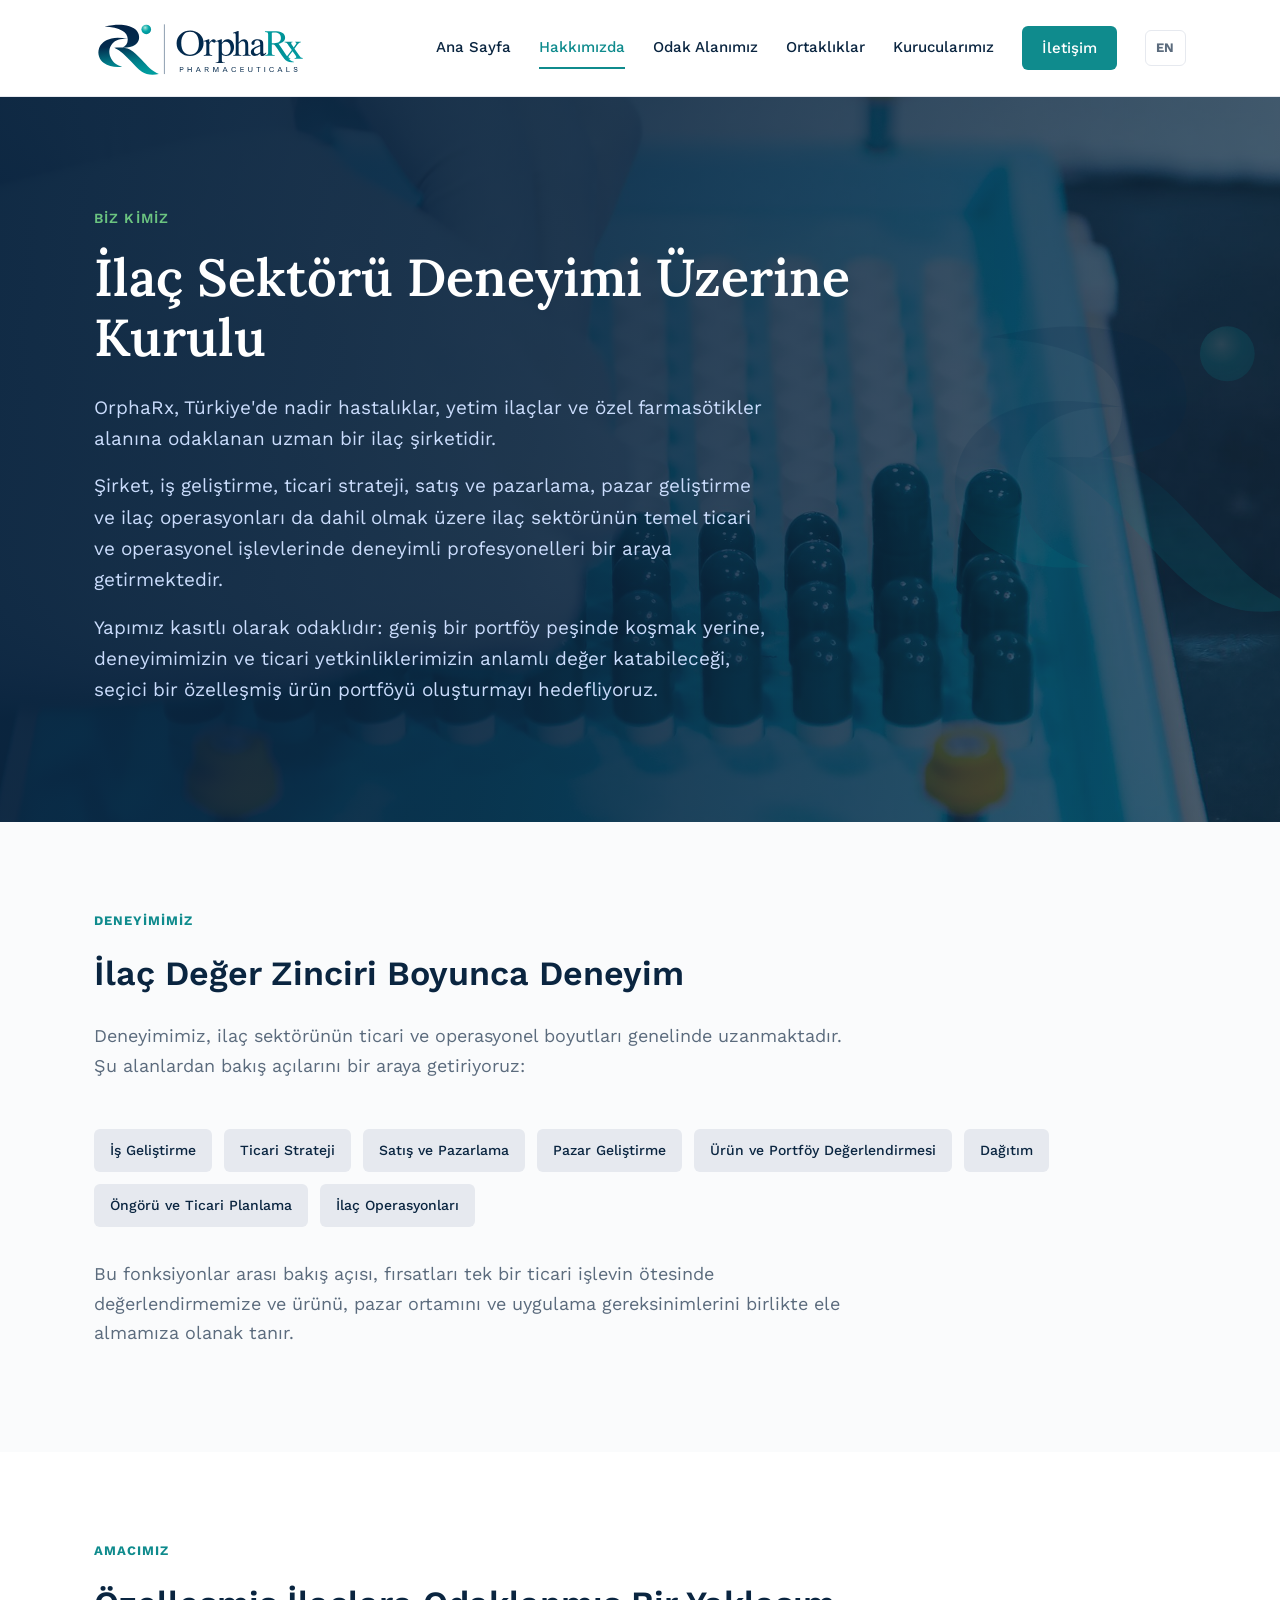
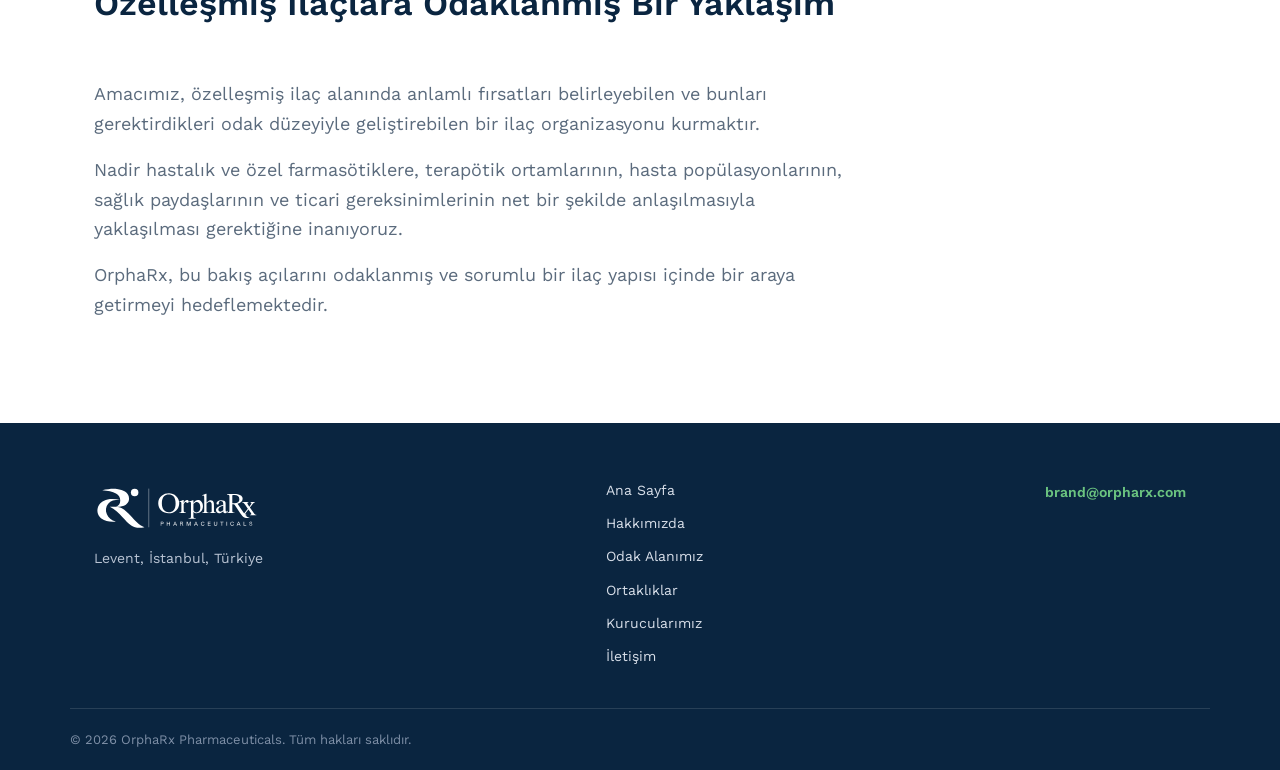
<file: tr/about.html>
<!DOCTYPE html>
<html lang="tr">
<head>
<meta charset="UTF-8">
<meta name="viewport" content="width=device-width, initial-scale=1.0">
<title>Hakkımızda | OrphaRx Pharmaceuticals</title>
<meta name="description" content="OrphaRx, iş geliştirme, ticari strateji, satış ve pazarlama ve ilaç operasyonları alanlarında deneyimli profesyonelleri bir araya getirir.">
<link rel="preconnect" href="https://fonts.googleapis.com">
<link rel="preconnect" href="https://fonts.gstatic.com" crossorigin>
<link href="https://fonts.googleapis.com/css2?family=Lora:ital,wght@0,400;0,500;0,600;1,400&family=Work+Sans:wght@400;500;600;700;800&display=swap" rel="stylesheet">
<link rel="icon" type="image/svg+xml" href="../assets/images/favicon.svg">
<link rel="stylesheet" href="../assets/css/style.css">
</head>
<body>
<header class="site-header">
  <div class="container nav">
    <a class="nav__logo" href="index.html" aria-label="OrphaRx home"><img src="../assets/images/logo.svg" alt="OrphaRx Pharmaceuticals" width="180" height="60"></a>
    <button class="nav__toggle" id="navToggle" aria-expanded="false" aria-controls="navLinks" aria-label="Toggle navigation"><span></span><span></span><span></span></button>
    <nav class="nav__links" id="navLinks">
      <a href="index.html" class="nav__link">Ana Sayfa</a>
      <a href="about.html" class="nav__link is-active">Hakkımızda</a>
      <a href="our-focus.html" class="nav__link">Odak Alanımız</a>
      <a href="partnerships.html" class="nav__link">Ortaklıklar</a>
      <a href="founders.html" class="nav__link">Kurucularımız</a>
      <a href="contact.html" class="nav__link nav__link--cta">İletişim</a>
      <a href="../en/about.html" class="nav__lang">EN</a>
    </nav>
  </div>
</header>

<section class="hero">
  <div class="hero__bg" style="background-image:url('../assets/images/hero-lab.jpg')"></div>
  <div class="hero__overlay"></div>
  <img class="hero__watermark" src="../assets/images/favicon.svg" alt="" aria-hidden="true">
  <div class="container">
    <p class="hero__eyebrow">Biz Kimiz</p>
    <h1 class="hero__title">İlaç Sektörü Deneyimi Üzerine Kurulu</h1>
    <p class="hero__lead">OrphaRx, Türkiye'de nadir hastalıklar, yetim ilaçlar ve özel farmasötikler alanına odaklanan uzman bir ilaç şirketidir.</p>
    <p class="hero__lead">Şirket, iş geliştirme, ticari strateji, satış ve pazarlama, pazar geliştirme ve ilaç operasyonları da dahil olmak üzere ilaç sektörünün temel ticari ve operasyonel işlevlerinde deneyimli profesyonelleri bir araya getirmektedir.</p>
    <p class="hero__lead">Yapımız kasıtlı olarak odaklıdır: geniş bir portföy peşinde koşmak yerine, deneyimimizin ve ticari yetkinliklerimizin anlamlı değer katabileceği, seçici bir özelleşmiş ürün portföyü oluşturmayı hedefliyoruz.</p>
  </div>
</section>

<section class="section section--alt reveal">
  <div class="container">
    <div class="section__header">
      <p class="section__eyebrow">Deneyimimiz</p>
      <h2 class="section__title">İlaç Değer Zinciri Boyunca Deneyim</h2>
      <p class="section__lead">Deneyimimiz, ilaç sektörünün ticari ve operasyonel boyutları genelinde uzanmaktadır. Şu alanlardan bakış açılarını bir araya getiriyoruz:</p>
    </div>
    <div class="tag-list">
      <span class="tag">İş Geliştirme</span>
      <span class="tag">Ticari Strateji</span>
      <span class="tag">Satış ve Pazarlama</span>
      <span class="tag">Pazar Geliştirme</span>
      <span class="tag">Ürün ve Portföy Değerlendirmesi</span>
      <span class="tag">Dağıtım</span>
      <span class="tag">Öngörü ve Ticari Planlama</span>
      <span class="tag">İlaç Operasyonları</span>
    </div>
    <p class="section__lead" style="margin-top:32px;">Bu fonksiyonlar arası bakış açısı, fırsatları tek bir ticari işlevin ötesinde değerlendirmemize ve ürünü, pazar ortamını ve uygulama gereksinimlerini birlikte ele almamıza olanak tanır.</p>
  </div>
</section>

<section class="section reveal">
  <div class="container">
    <div class="section__header">
      <p class="section__eyebrow">Amacımız</p>
      <h2 class="section__title">Özelleşmiş İlaçlara Odaklanmış Bir Yaklaşım</h2>
    </div>
    <p class="section__lead">Amacımız, özelleşmiş ilaç alanında anlamlı fırsatları belirleyebilen ve bunları gerektirdikleri odak düzeyiyle geliştirebilen bir ilaç organizasyonu kurmaktır.</p>
    <p class="section__lead">Nadir hastalık ve özel farmasötiklere, terapötik ortamlarının, hasta popülasyonlarının, sağlık paydaşlarının ve ticari gereksinimlerinin net bir şekilde anlaşılmasıyla yaklaşılması gerektiğine inanıyoruz.</p>
    <p class="section__lead">OrphaRx, bu bakış açılarını odaklanmış ve sorumlu bir ilaç yapısı içinde bir araya getirmeyi hedeflemektedir.</p>
  </div>
</section>

<footer class="site-footer">
  <div class="container footer__inner">
    <div class="footer__brand"><img src="../assets/images/logo-white.svg" alt="OrphaRx Pharmaceuticals" class="footer__logo" width="160" height="53"><p class="footer__address">Levent, İstanbul, Türkiye</p></div>
    <nav class="footer__links"><a href="index.html">Ana Sayfa</a><a href="about.html">Hakkımızda</a><a href="our-focus.html">Odak Alanımız</a><a href="partnerships.html">Ortaklıklar</a><a href="founders.html">Kurucularımız</a><a href="contact.html">İletişim</a></nav>
    <div class="footer__contact"><a href="mailto:brand@orpharx.com">brand@orpharx.com</a></div>
  </div>
  <div class="container footer__copy"><p>&copy; 2026 OrphaRx Pharmaceuticals. Tüm hakları saklıdır.</p></div>
</footer>
<script src="../assets/js/main.js"></script>
<script src="../assets/js/animations.js"></script>
</body>
</html>
</file>
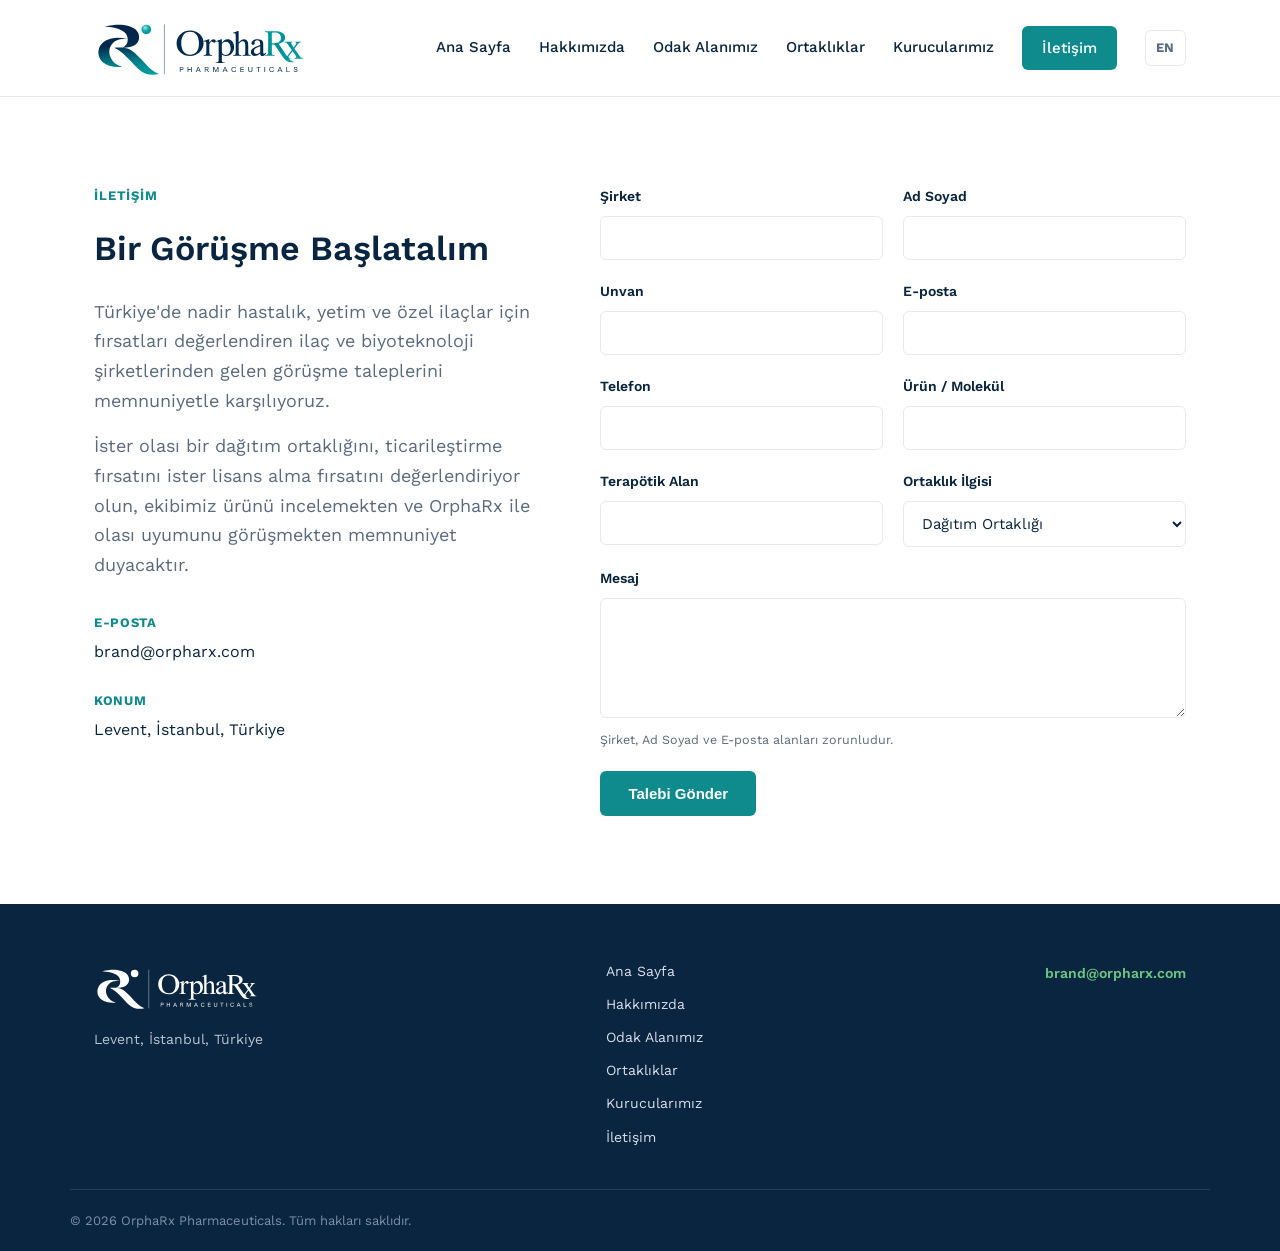
<file: tr/contact.html>
<!DOCTYPE html>
<html lang="tr">
<head>
<meta charset="UTF-8">
<meta name="viewport" content="width=device-width, initial-scale=1.0">
<title>İletişim | OrphaRx Pharmaceuticals</title>
<meta name="description" content="Türkiye pazarı için dağıtım, ticarileştirme veya lisans alma fırsatını görüşmek üzere OrphaRx ile iletişime geçin.">
<link rel="preconnect" href="https://fonts.googleapis.com">
<link rel="preconnect" href="https://fonts.gstatic.com" crossorigin>
<link href="https://fonts.googleapis.com/css2?family=Lora:ital,wght@0,400;0,500;0,600;1,400&family=Work+Sans:wght@400;500;600;700;800&display=swap" rel="stylesheet">
<link rel="icon" type="image/svg+xml" href="../assets/images/favicon.svg">
<link rel="stylesheet" href="../assets/css/style.css">
</head>
<body>
<header class="site-header">
  <div class="container nav">
    <a class="nav__logo" href="index.html" aria-label="OrphaRx home"><img src="../assets/images/logo.svg" alt="OrphaRx Pharmaceuticals" width="180" height="60"></a>
    <button class="nav__toggle" id="navToggle" aria-expanded="false" aria-controls="navLinks" aria-label="Toggle navigation"><span></span><span></span><span></span></button>
    <nav class="nav__links" id="navLinks">
      <a href="index.html" class="nav__link">Ana Sayfa</a>
      <a href="about.html" class="nav__link">Hakkımızda</a>
      <a href="our-focus.html" class="nav__link">Odak Alanımız</a>
      <a href="partnerships.html" class="nav__link">Ortaklıklar</a>
      <a href="founders.html" class="nav__link">Kurucularımız</a>
      <a href="contact.html" class="nav__link nav__link--cta is-active">İletişim</a>
      <a href="../en/contact.html" class="nav__lang">EN</a>
    </nav>
  </div>
</header>

<section class="section reveal">
  <div class="container contact-layout">
    <div>
      <p class="section__eyebrow">İletişim</p>
      <h1 class="section__title">Bir Görüşme Başlatalım</h1>
      <p class="section__lead">Türkiye'de nadir hastalık, yetim ve özel ilaçlar için fırsatları değerlendiren ilaç ve biyoteknoloji şirketlerinden gelen görüşme taleplerini memnuniyetle karşılıyoruz.</p>
      <p class="section__lead">İster olası bir dağıtım ortaklığını, ticarileştirme fırsatını ister lisans alma fırsatını değerlendiriyor olun, ekibimiz ürünü incelemekten ve OrphaRx ile olası uyumunu görüşmekten memnuniyet duyacaktır.</p>

      <div class="contact-info__item" style="margin-top:32px;">
        <p class="contact-info__label">E-posta</p>
        <p class="contact-info__value"><a href="mailto:brand@orpharx.com">brand@orpharx.com</a></p>
      </div>
      <div class="contact-info__item">
        <p class="contact-info__label">Konum</p>
        <p class="contact-info__value">Levent, İstanbul, Türkiye</p>
      </div>
    </div>

    <form id="contactForm" class="contact-form" action="https://formspree.io/f/REPLACE_WITH_FORMSPREE_ID" method="POST" data-success-message="Teşekkür ederiz — talebiniz iletildi. En kısa sürede sizinle iletişime geçeceğiz." data-error-message="Talebiniz gönderilirken bir sorun oluştu. Lütfen tekrar deneyin veya doğrudan brand@orpharx.com adresine yazın.">
      <div class="form-row">
        <div class="form-field"><label for="company">Şirket</label><input type="text" id="company" name="Company" required></div>
        <div class="form-field"><label for="name">Ad Soyad</label><input type="text" id="name" name="Name" required></div>
      </div>
      <div class="form-row">
        <div class="form-field"><label for="position">Unvan</label><input type="text" id="position" name="Position"></div>
        <div class="form-field"><label for="email">E-posta</label><input type="email" id="email" name="Email" required></div>
      </div>
      <div class="form-row">
        <div class="form-field"><label for="phone">Telefon</label><input type="tel" id="phone" name="Phone"></div>
        <div class="form-field"><label for="product">Ürün / Molekül</label><input type="text" id="product" name="Product / Molecule"></div>
      </div>
      <div class="form-row">
        <div class="form-field"><label for="therapeutic-area">Terapötik Alan</label><input type="text" id="therapeutic-area" name="Therapeutic Area"></div>
        <div class="form-field">
          <label for="partnership-interest">Ortaklık İlgisi</label>
          <select id="partnership-interest" name="Partnership Interest">
            <option value="Dağıtım Ortaklığı">Dağıtım Ortaklığı</option>
            <option value="Ticarileştirme Ortaklığı">Ticarileştirme Ortaklığı</option>
            <option value="Lisans Alma Fırsatı">Lisans Alma Fırsatı</option>
            <option value="Stratejik Ürün Ortaklığı">Stratejik Ürün Ortaklığı</option>
            <option value="Diğer">Diğer</option>
          </select>
        </div>
      </div>
      <div class="form-field">
        <label for="message">Mesaj</label>
        <textarea id="message" name="Message" required></textarea>
      </div>
      <p class="form-note">Şirket, Ad Soyad ve E-posta alanları zorunludur.</p>
      <button type="submit" class="btn btn--primary">Talebi Gönder</button>
      <p id="formStatus" class="form-status" role="status"></p>
    </form>
  </div>
</section>

<footer class="site-footer">
  <div class="container footer__inner">
    <div class="footer__brand"><img src="../assets/images/logo-white.svg" alt="OrphaRx Pharmaceuticals" class="footer__logo" width="160" height="53"><p class="footer__address">Levent, İstanbul, Türkiye</p></div>
    <nav class="footer__links"><a href="index.html">Ana Sayfa</a><a href="about.html">Hakkımızda</a><a href="our-focus.html">Odak Alanımız</a><a href="partnerships.html">Ortaklıklar</a><a href="founders.html">Kurucularımız</a><a href="contact.html">İletişim</a></nav>
    <div class="footer__contact"><a href="mailto:brand@orpharx.com">brand@orpharx.com</a></div>
  </div>
  <div class="container footer__copy"><p>&copy; 2026 OrphaRx Pharmaceuticals. Tüm hakları saklıdır.</p></div>
</footer>
<script src="../assets/js/main.js"></script>
<script src="../assets/js/animations.js"></script>
</body>
</html>
</file>
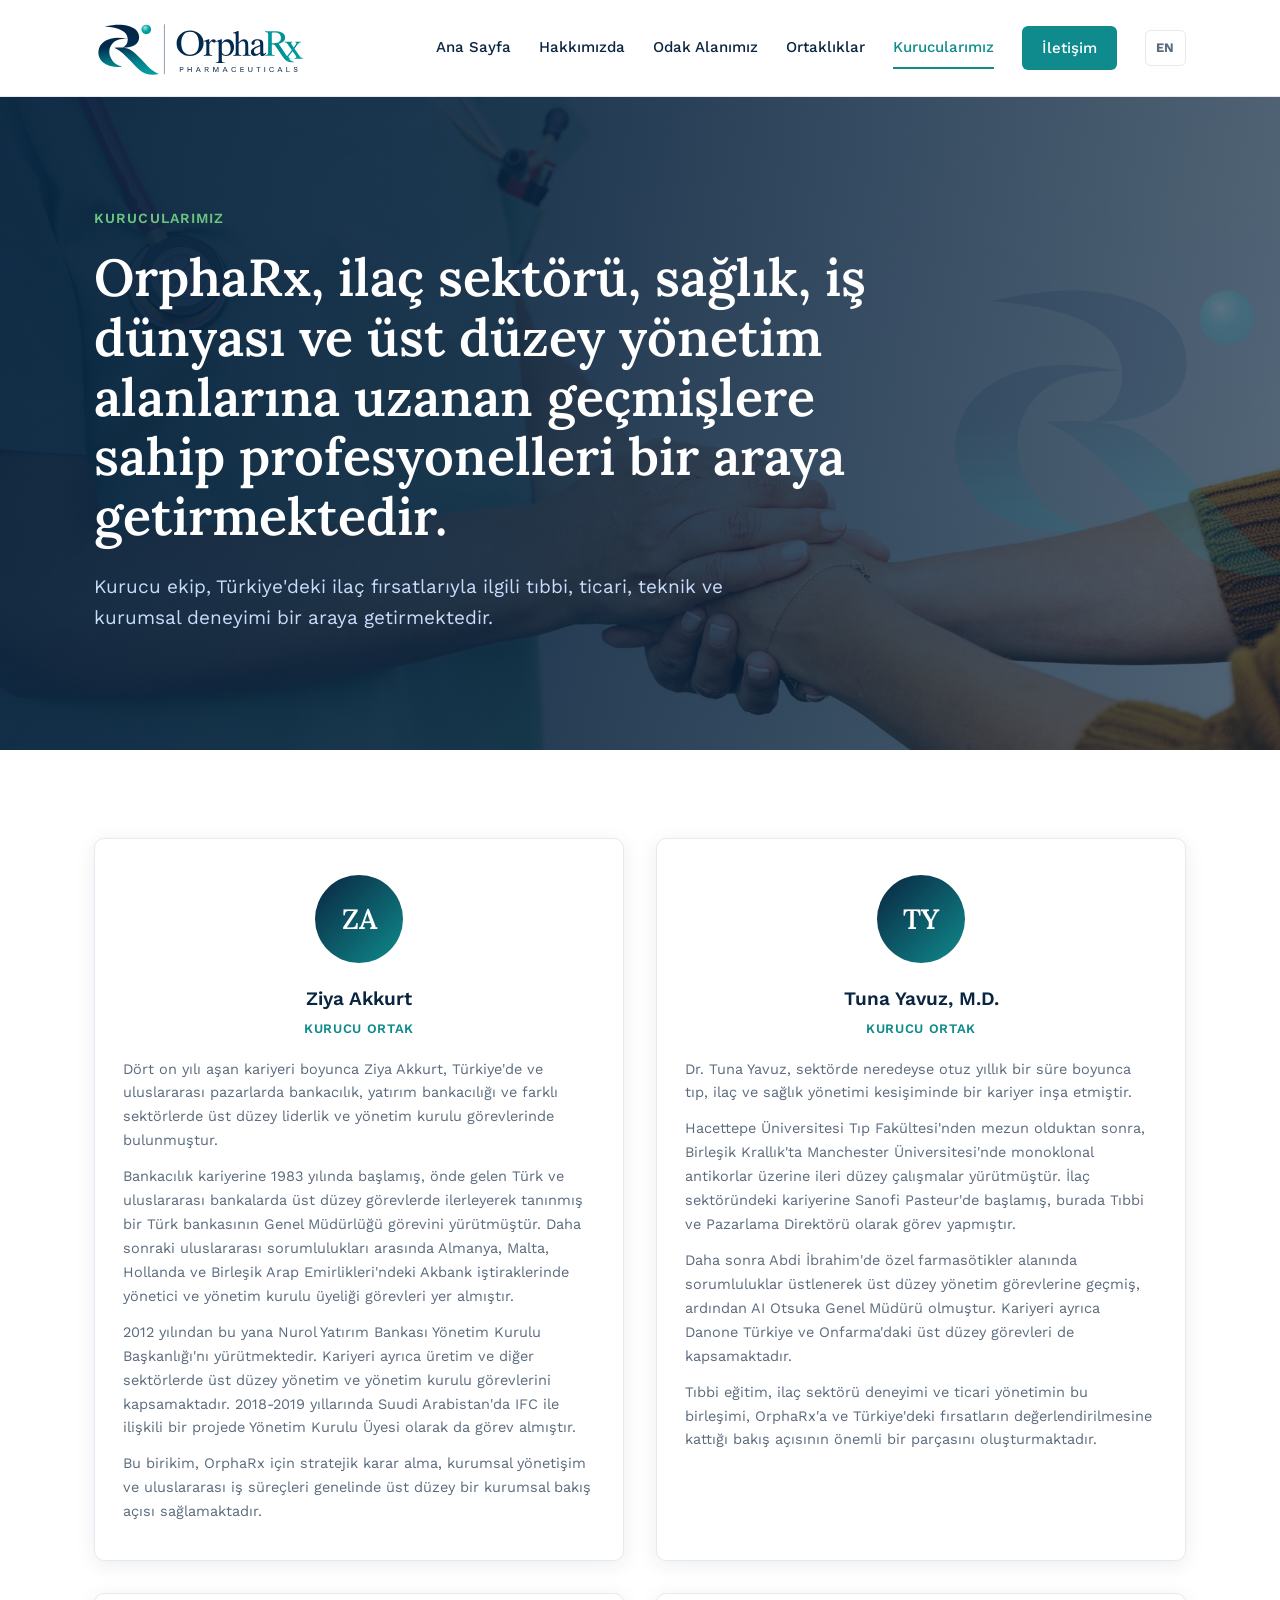
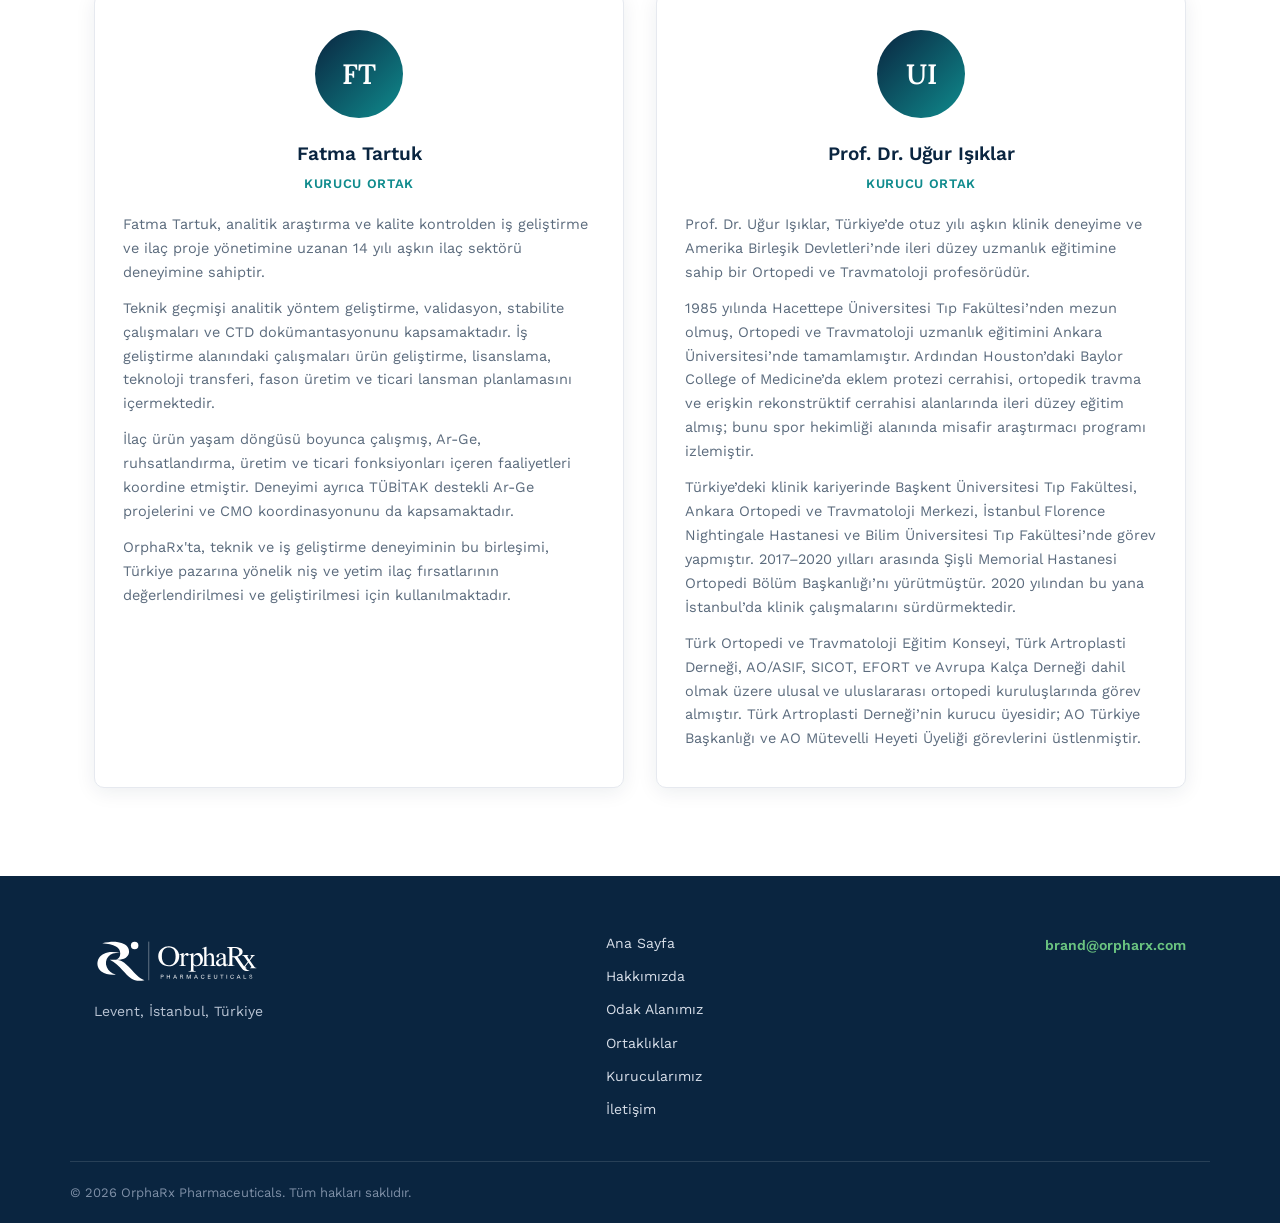
<file: tr/founders.html>
<!DOCTYPE html>
<html lang="tr">
<head>
<meta charset="UTF-8">
<meta name="viewport" content="width=device-width, initial-scale=1.0">
<title>Kurucularımız | OrphaRx Pharmaceuticals</title>
<meta name="description" content="OrphaRx'ın kurucu ekibi, üst düzey bankacılık, tıbbi/ilaç sektörü ve iş geliştirme deneyimini bir araya getiriyor.">
<link rel="preconnect" href="https://fonts.googleapis.com">
<link rel="preconnect" href="https://fonts.gstatic.com" crossorigin>
<link href="https://fonts.googleapis.com/css2?family=Lora:ital,wght@0,400;0,500;0,600;1,400&family=Work+Sans:wght@400;500;600;700;800&display=swap" rel="stylesheet">
<link rel="icon" type="image/svg+xml" href="../assets/images/favicon.svg">
<link rel="stylesheet" href="../assets/css/style.css">
</head>
<body>
<header class="site-header">
  <div class="container nav">
    <a class="nav__logo" href="index.html" aria-label="OrphaRx home"><img src="../assets/images/logo.svg" alt="OrphaRx Pharmaceuticals" width="180" height="60"></a>
    <button class="nav__toggle" id="navToggle" aria-expanded="false" aria-controls="navLinks" aria-label="Toggle navigation"><span></span><span></span><span></span></button>
    <nav class="nav__links" id="navLinks">
      <a href="index.html" class="nav__link">Ana Sayfa</a>
      <a href="about.html" class="nav__link">Hakkımızda</a>
      <a href="our-focus.html" class="nav__link">Odak Alanımız</a>
      <a href="partnerships.html" class="nav__link">Ortaklıklar</a>
      <a href="founders.html" class="nav__link is-active">Kurucularımız</a>
      <a href="contact.html" class="nav__link nav__link--cta">İletişim</a>
      <a href="../en/founders.html" class="nav__lang">EN</a>
    </nav>
  </div>
</header>

<section class="hero">
  <div class="hero__bg" style="background-image:url('../assets/images/care-hands.jpg')"></div>
  <div class="hero__overlay"></div>
  <img class="hero__watermark" src="../assets/images/favicon.svg" alt="" aria-hidden="true">
  <div class="container">
    <p class="hero__eyebrow">Kurucularımız</p>
    <h1 class="hero__title">OrphaRx, ilaç sektörü, sağlık, iş dünyası ve üst düzey yönetim alanlarına uzanan geçmişlere sahip profesyonelleri bir araya getirmektedir.</h1>
    <p class="hero__lead">Kurucu ekip, Türkiye'deki ilaç fırsatlarıyla ilgili tıbbi, ticari, teknik ve kurumsal deneyimi bir araya getirmektedir.</p>
  </div>
</section>

<section class="section reveal">
  <div class="container">
    <div class="founder-grid">
      <div class="founder-card">
        <div class="founder-avatar">ZA</div>
        <h3 class="founder-card__name">Ziya Akkurt</h3>
        <p class="founder-card__role">Kurucu Ortak</p>
        <div class="founder-card__bio">
          <p>Dört on yılı aşan kariyeri boyunca Ziya Akkurt, Türkiye'de ve uluslararası pazarlarda bankacılık, yatırım bankacılığı ve farklı sektörlerde üst düzey liderlik ve yönetim kurulu görevlerinde bulunmuştur.</p>
          <p>Bankacılık kariyerine 1983 yılında başlamış, önde gelen Türk ve uluslararası bankalarda üst düzey görevlerde ilerleyerek tanınmış bir Türk bankasının Genel Müdürlüğü görevini yürütmüştür. Daha sonraki uluslararası sorumlulukları arasında Almanya, Malta, Hollanda ve Birleşik Arap Emirlikleri'ndeki Akbank iştiraklerinde yönetici ve yönetim kurulu üyeliği görevleri yer almıştır.</p>
          <p>2012 yılından bu yana Nurol Yatırım Bankası Yönetim Kurulu Başkanlığı'nı yürütmektedir. Kariyeri ayrıca üretim ve diğer sektörlerde üst düzey yönetim ve yönetim kurulu görevlerini kapsamaktadır. 2018-2019 yıllarında Suudi Arabistan'da IFC ile ilişkili bir projede Yönetim Kurulu Üyesi olarak da görev almıştır.</p>
          <p>Bu birikim, OrphaRx için stratejik karar alma, kurumsal yönetişim ve uluslararası iş süreçleri genelinde üst düzey bir kurumsal bakış açısı sağlamaktadır.</p>
        </div>
      </div>
      <div class="founder-card">
        <div class="founder-avatar">TY</div>
        <h3 class="founder-card__name">Tuna Yavuz, M.D.</h3>
        <p class="founder-card__role">Kurucu Ortak</p>
        <div class="founder-card__bio">
          <p>Dr. Tuna Yavuz, sektörde neredeyse otuz yıllık bir süre boyunca tıp, ilaç ve sağlık yönetimi kesişiminde bir kariyer inşa etmiştir.</p>
          <p>Hacettepe Üniversitesi Tıp Fakültesi'nden mezun olduktan sonra, Birleşik Krallık'ta Manchester Üniversitesi'nde monoklonal antikorlar üzerine ileri düzey çalışmalar yürütmüştür. İlaç sektöründeki kariyerine Sanofi Pasteur'de başlamış, burada Tıbbi ve Pazarlama Direktörü olarak görev yapmıştır.</p>
          <p>Daha sonra Abdi İbrahim'de özel farmasötikler alanında sorumluluklar üstlenerek üst düzey yönetim görevlerine geçmiş, ardından AI Otsuka Genel Müdürü olmuştur. Kariyeri ayrıca Danone Türkiye ve Onfarma'daki üst düzey görevleri de kapsamaktadır.</p>
          <p>Tıbbi eğitim, ilaç sektörü deneyimi ve ticari yönetimin bu birleşimi, OrphaRx'a ve Türkiye'deki fırsatların değerlendirilmesine kattığı bakış açısının önemli bir parçasını oluşturmaktadır.</p>
        </div>
      </div>
      <div class="founder-card">
        <div class="founder-avatar">FT</div>
        <h3 class="founder-card__name">Fatma Tartuk</h3>
        <p class="founder-card__role">Kurucu Ortak</p>
        <div class="founder-card__bio">
          <p>Fatma Tartuk, analitik araştırma ve kalite kontrolden iş geliştirme ve ilaç proje yönetimine uzanan 14 yılı aşkın ilaç sektörü deneyimine sahiptir.</p>
          <p>Teknik geçmişi analitik yöntem geliştirme, validasyon, stabilite çalışmaları ve CTD dokümantasyonunu kapsamaktadır. İş geliştirme alanındaki çalışmaları ürün geliştirme, lisanslama, teknoloji transferi, fason üretim ve ticari lansman planlamasını içermektedir.</p>
          <p>İlaç ürün yaşam döngüsü boyunca çalışmış, Ar-Ge, ruhsatlandırma, üretim ve ticari fonksiyonları içeren faaliyetleri koordine etmiştir. Deneyimi ayrıca TÜBİTAK destekli Ar-Ge projelerini ve CMO koordinasyonunu da kapsamaktadır.</p>
          <p>OrphaRx'ta, teknik ve iş geliştirme deneyiminin bu birleşimi, Türkiye pazarına yönelik niş ve yetim ilaç fırsatlarının değerlendirilmesi ve geliştirilmesi için kullanılmaktadır.</p>
        </div>
      </div>
      <div class="founder-card">
        <div class="founder-avatar">UI</div>
        <h3 class="founder-card__name">Prof. Dr. Uğur Işıklar</h3>
        <p class="founder-card__role">Kurucu Ortak</p>
        <div class="founder-card__bio">
          <p>Prof. Dr. Uğur Işıklar, Türkiye’de otuz yılı aşkın klinik deneyime ve Amerika Birleşik Devletleri’nde ileri düzey uzmanlık eğitimine sahip bir Ortopedi ve Travmatoloji profesörüdür.</p>
          <p>1985 yılında Hacettepe Üniversitesi Tıp Fakültesi’nden mezun olmuş, Ortopedi ve Travmatoloji uzmanlık eğitimini Ankara Üniversitesi’nde tamamlamıştır. Ardından Houston’daki Baylor College of Medicine’da eklem protezi cerrahisi, ortopedik travma ve erişkin rekonstrüktif cerrahisi alanlarında ileri düzey eğitim almış; bunu spor hekimliği alanında misafir araştırmacı programı izlemiştir.</p>
          <p>Türkiye’deki klinik kariyerinde Başkent Üniversitesi Tıp Fakültesi, Ankara Ortopedi ve Travmatoloji Merkezi, İstanbul Florence Nightingale Hastanesi ve Bilim Üniversitesi Tıp Fakültesi’nde görev yapmıştır. 2017–2020 yılları arasında Şişli Memorial Hastanesi Ortopedi Bölüm Başkanlığı’nı yürütmüştür. 2020 yılından bu yana İstanbul’da klinik çalışmalarını sürdürmektedir.</p>
          <p>Türk Ortopedi ve Travmatoloji Eğitim Konseyi, Türk Artroplasti Derneği, AO/ASIF, SICOT, EFORT ve Avrupa Kalça Derneği dahil olmak üzere ulusal ve uluslararası ortopedi kuruluşlarında görev almıştır. Türk Artroplasti Derneği’nin kurucu üyesidir; AO Türkiye Başkanlığı ve AO Mütevelli Heyeti Üyeliği görevlerini üstlenmiştir.</p>
        </div>
      </div>
    </div>
  </div>
</section>

<footer class="site-footer">
  <div class="container footer__inner">
    <div class="footer__brand"><img src="../assets/images/logo-white.svg" alt="OrphaRx Pharmaceuticals" class="footer__logo" width="160" height="53"><p class="footer__address">Levent, İstanbul, Türkiye</p></div>
    <nav class="footer__links"><a href="index.html">Ana Sayfa</a><a href="about.html">Hakkımızda</a><a href="our-focus.html">Odak Alanımız</a><a href="partnerships.html">Ortaklıklar</a><a href="founders.html">Kurucularımız</a><a href="contact.html">İletişim</a></nav>
    <div class="footer__contact"><a href="mailto:brand@orpharx.com">brand@orpharx.com</a></div>
  </div>
  <div class="container footer__copy"><p>&copy; 2026 OrphaRx Pharmaceuticals. Tüm hakları saklıdır.</p></div>
</footer>
<script src="../assets/js/main.js"></script>
<script src="../assets/js/animations.js"></script>
</body>
</html>
</file>
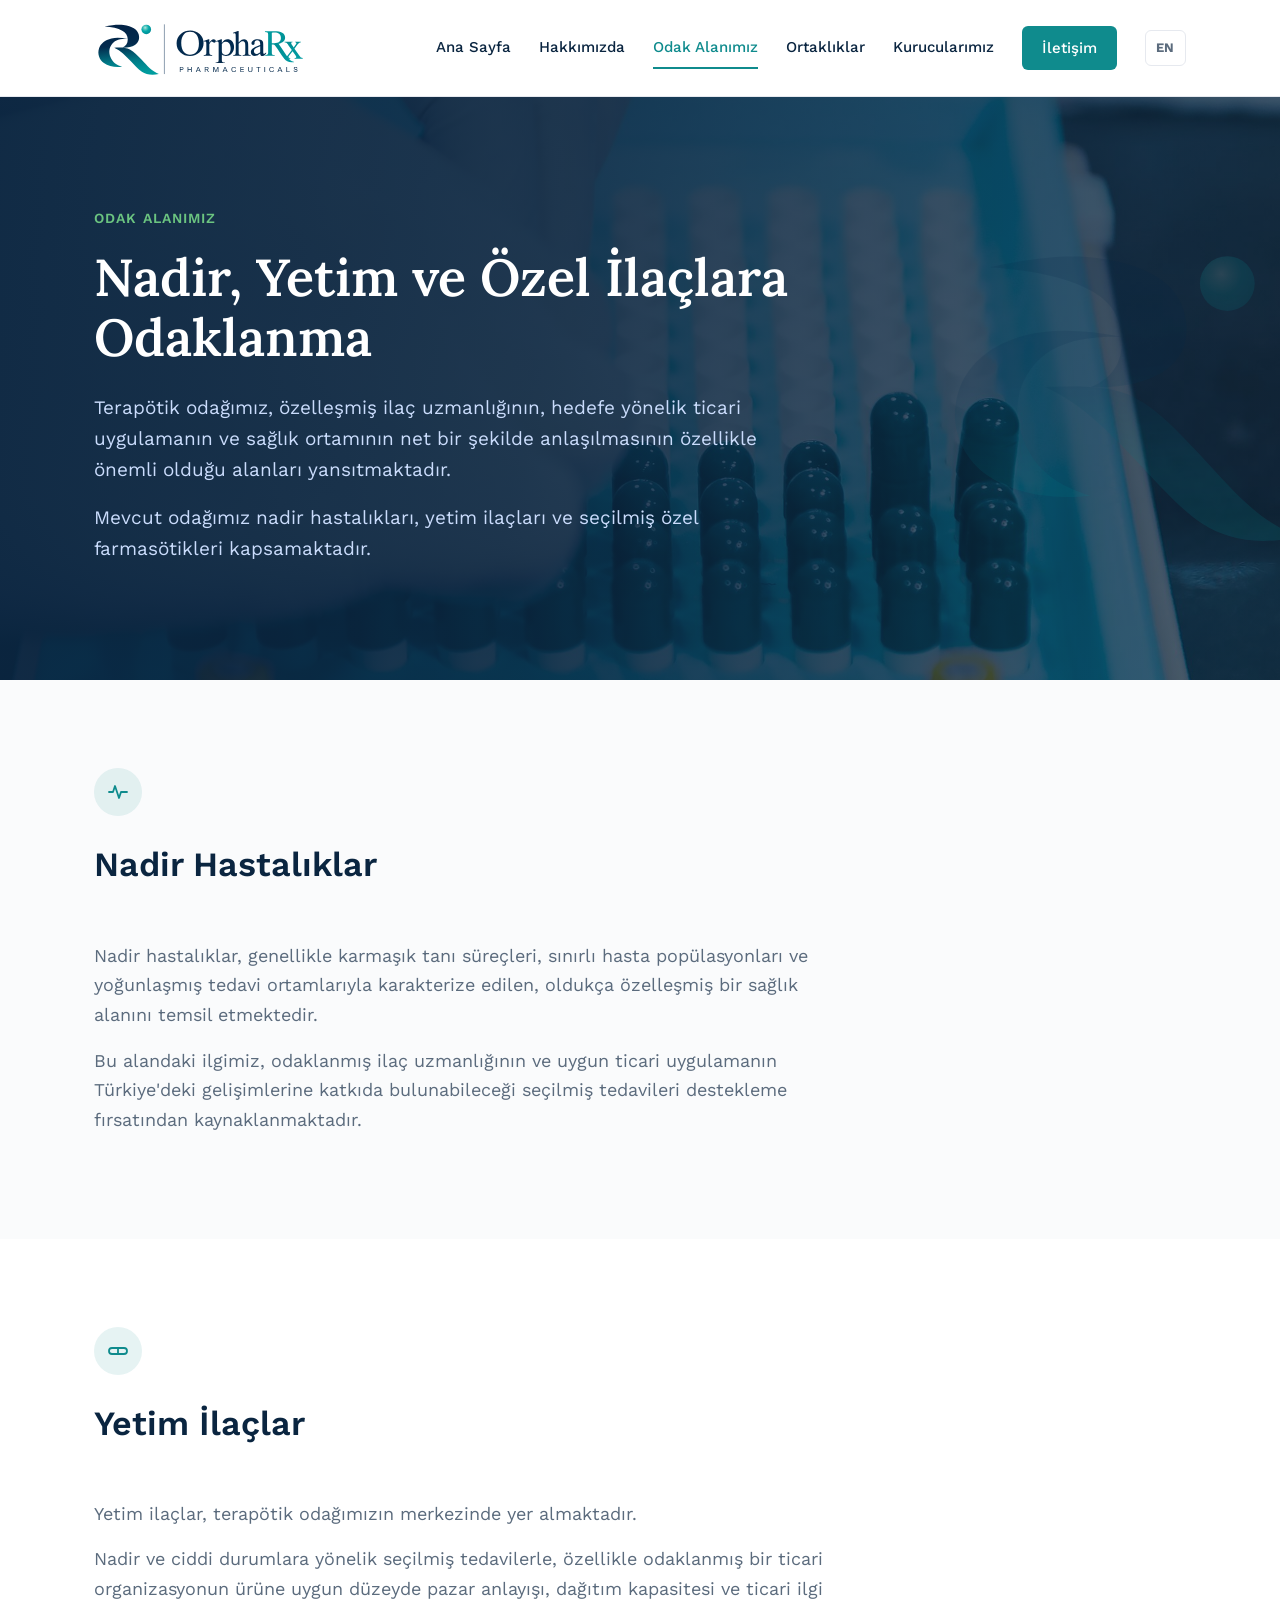
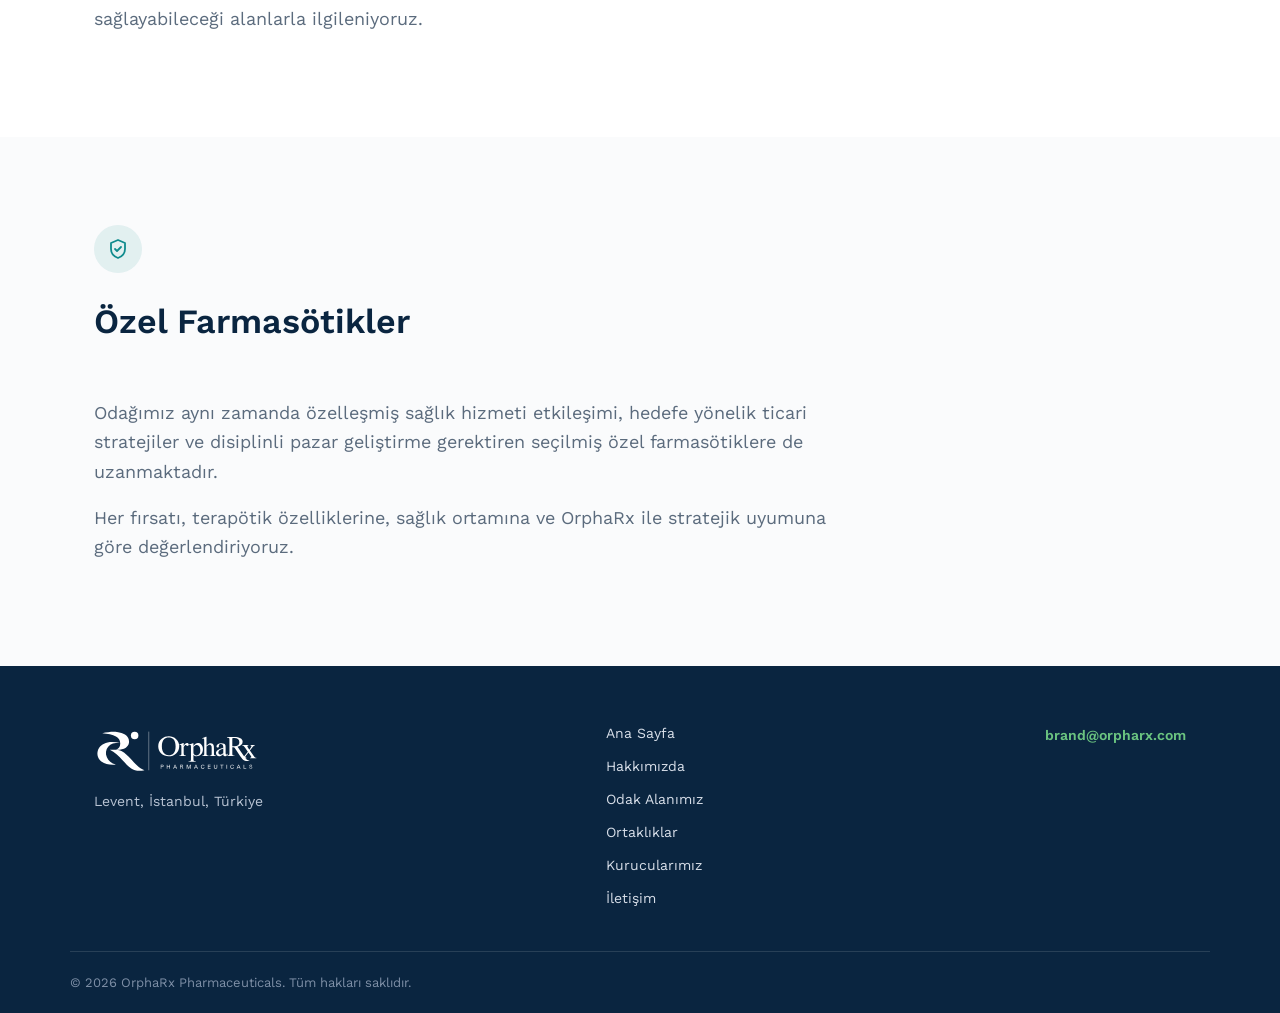
<file: tr/our-focus.html>
<!DOCTYPE html>
<html lang="tr">
<head>
<meta charset="UTF-8">
<meta name="viewport" content="width=device-width, initial-scale=1.0">
<title>Odak Alanımız | OrphaRx Pharmaceuticals</title>
<meta name="description" content="OrphaRx'ın terapötik odağı: Türkiye'de nadir hastalıklar, yetim ilaçlar ve seçilmiş özel farmasötikler.">
<link rel="preconnect" href="https://fonts.googleapis.com">
<link rel="preconnect" href="https://fonts.gstatic.com" crossorigin>
<link href="https://fonts.googleapis.com/css2?family=Lora:ital,wght@0,400;0,500;0,600;1,400&family=Work+Sans:wght@400;500;600;700;800&display=swap" rel="stylesheet">
<link rel="icon" type="image/svg+xml" href="../assets/images/favicon.svg">
<link rel="stylesheet" href="../assets/css/style.css">
</head>
<body>
<header class="site-header">
  <div class="container nav">
    <a class="nav__logo" href="index.html" aria-label="OrphaRx home"><img src="../assets/images/logo.svg" alt="OrphaRx Pharmaceuticals" width="180" height="60"></a>
    <button class="nav__toggle" id="navToggle" aria-expanded="false" aria-controls="navLinks" aria-label="Toggle navigation"><span></span><span></span><span></span></button>
    <nav class="nav__links" id="navLinks">
      <a href="index.html" class="nav__link">Ana Sayfa</a>
      <a href="about.html" class="nav__link">Hakkımızda</a>
      <a href="our-focus.html" class="nav__link is-active">Odak Alanımız</a>
      <a href="partnerships.html" class="nav__link">Ortaklıklar</a>
      <a href="founders.html" class="nav__link">Kurucularımız</a>
      <a href="contact.html" class="nav__link nav__link--cta">İletişim</a>
      <a href="../en/our-focus.html" class="nav__lang">EN</a>
    </nav>
  </div>
</header>

<section class="hero">
  <div class="hero__bg" style="background-image:url('../assets/images/hero-lab.jpg')"></div>
  <div class="hero__overlay"></div>
  <img class="hero__watermark" src="../assets/images/favicon.svg" alt="" aria-hidden="true">
  <div class="container">
    <p class="hero__eyebrow">Odak Alanımız</p>
    <h1 class="hero__title">Nadir, Yetim ve Özel İlaçlara Odaklanma</h1>
    <p class="hero__lead">Terapötik odağımız, özelleşmiş ilaç uzmanlığının, hedefe yönelik ticari uygulamanın ve sağlık ortamının net bir şekilde anlaşılmasının özellikle önemli olduğu alanları yansıtmaktadır.</p>
    <p class="hero__lead">Mevcut odağımız nadir hastalıkları, yetim ilaçları ve seçilmiş özel farmasötikleri kapsamaktadır.</p>
  </div>
</section>

<section class="section section--alt reveal">
  <div class="container">
    <div class="section__header">
      <div class="card__icon"><svg viewBox="0 0 24 24" fill="none" stroke="currentColor" stroke-width="1.8" stroke-linecap="round" stroke-linejoin="round"><path d="M3 12h4l2-6 4 12 2-6h6"/></svg></div>
      <h2 class="section__title">Nadir Hastalıklar</h2>
    </div>
    <p class="section__lead">Nadir hastalıklar, genellikle karmaşık tanı süreçleri, sınırlı hasta popülasyonları ve yoğunlaşmış tedavi ortamlarıyla karakterize edilen, oldukça özelleşmiş bir sağlık alanını temsil etmektedir.</p>
    <p class="section__lead">Bu alandaki ilgimiz, odaklanmış ilaç uzmanlığının ve uygun ticari uygulamanın Türkiye'deki gelişimlerine katkıda bulunabileceği seçilmiş tedavileri destekleme fırsatından kaynaklanmaktadır.</p>
  </div>
</section>

<section class="section reveal">
  <div class="container">
    <div class="section__header">
      <div class="card__icon"><svg viewBox="0 0 24 24" fill="none" stroke="currentColor" stroke-width="1.8" stroke-linecap="round" stroke-linejoin="round"><rect x="3" y="9" width="18" height="6" rx="3"/><path d="M12 9v6"/></svg></div>
      <h2 class="section__title">Yetim İlaçlar</h2>
    </div>
    <p class="section__lead">Yetim ilaçlar, terapötik odağımızın merkezinde yer almaktadır.</p>
    <p class="section__lead">Nadir ve ciddi durumlara yönelik seçilmiş tedavilerle, özellikle odaklanmış bir ticari organizasyonun ürüne uygun düzeyde pazar anlayışı, dağıtım kapasitesi ve ticari ilgi sağlayabileceği alanlarla ilgileniyoruz.</p>
  </div>
</section>

<section class="section section--alt reveal">
  <div class="container">
    <div class="section__header">
      <div class="card__icon"><svg viewBox="0 0 24 24" fill="none" stroke="currentColor" stroke-width="1.8" stroke-linecap="round" stroke-linejoin="round"><path d="M12 3l7 3v6c0 4.5-3 7.5-7 9-4-1.5-7-4.5-7-9V6l7-3z"/><path d="M9 12l2 2 4-4"/></svg></div>
      <h2 class="section__title">Özel Farmasötikler</h2>
    </div>
    <p class="section__lead">Odağımız aynı zamanda özelleşmiş sağlık hizmeti etkileşimi, hedefe yönelik ticari stratejiler ve disiplinli pazar geliştirme gerektiren seçilmiş özel farmasötiklere de uzanmaktadır.</p>
    <p class="section__lead">Her fırsatı, terapötik özelliklerine, sağlık ortamına ve OrphaRx ile stratejik uyumuna göre değerlendiriyoruz.</p>
  </div>
</section>

<footer class="site-footer">
  <div class="container footer__inner">
    <div class="footer__brand"><img src="../assets/images/logo-white.svg" alt="OrphaRx Pharmaceuticals" class="footer__logo" width="160" height="53"><p class="footer__address">Levent, İstanbul, Türkiye</p></div>
    <nav class="footer__links"><a href="index.html">Ana Sayfa</a><a href="about.html">Hakkımızda</a><a href="our-focus.html">Odak Alanımız</a><a href="partnerships.html">Ortaklıklar</a><a href="founders.html">Kurucularımız</a><a href="contact.html">İletişim</a></nav>
    <div class="footer__contact"><a href="mailto:brand@orpharx.com">brand@orpharx.com</a></div>
  </div>
  <div class="container footer__copy"><p>&copy; 2026 OrphaRx Pharmaceuticals. Tüm hakları saklıdır.</p></div>
</footer>
<script src="../assets/js/main.js"></script>
<script src="../assets/js/animations.js"></script>
</body>
</html>
</file>
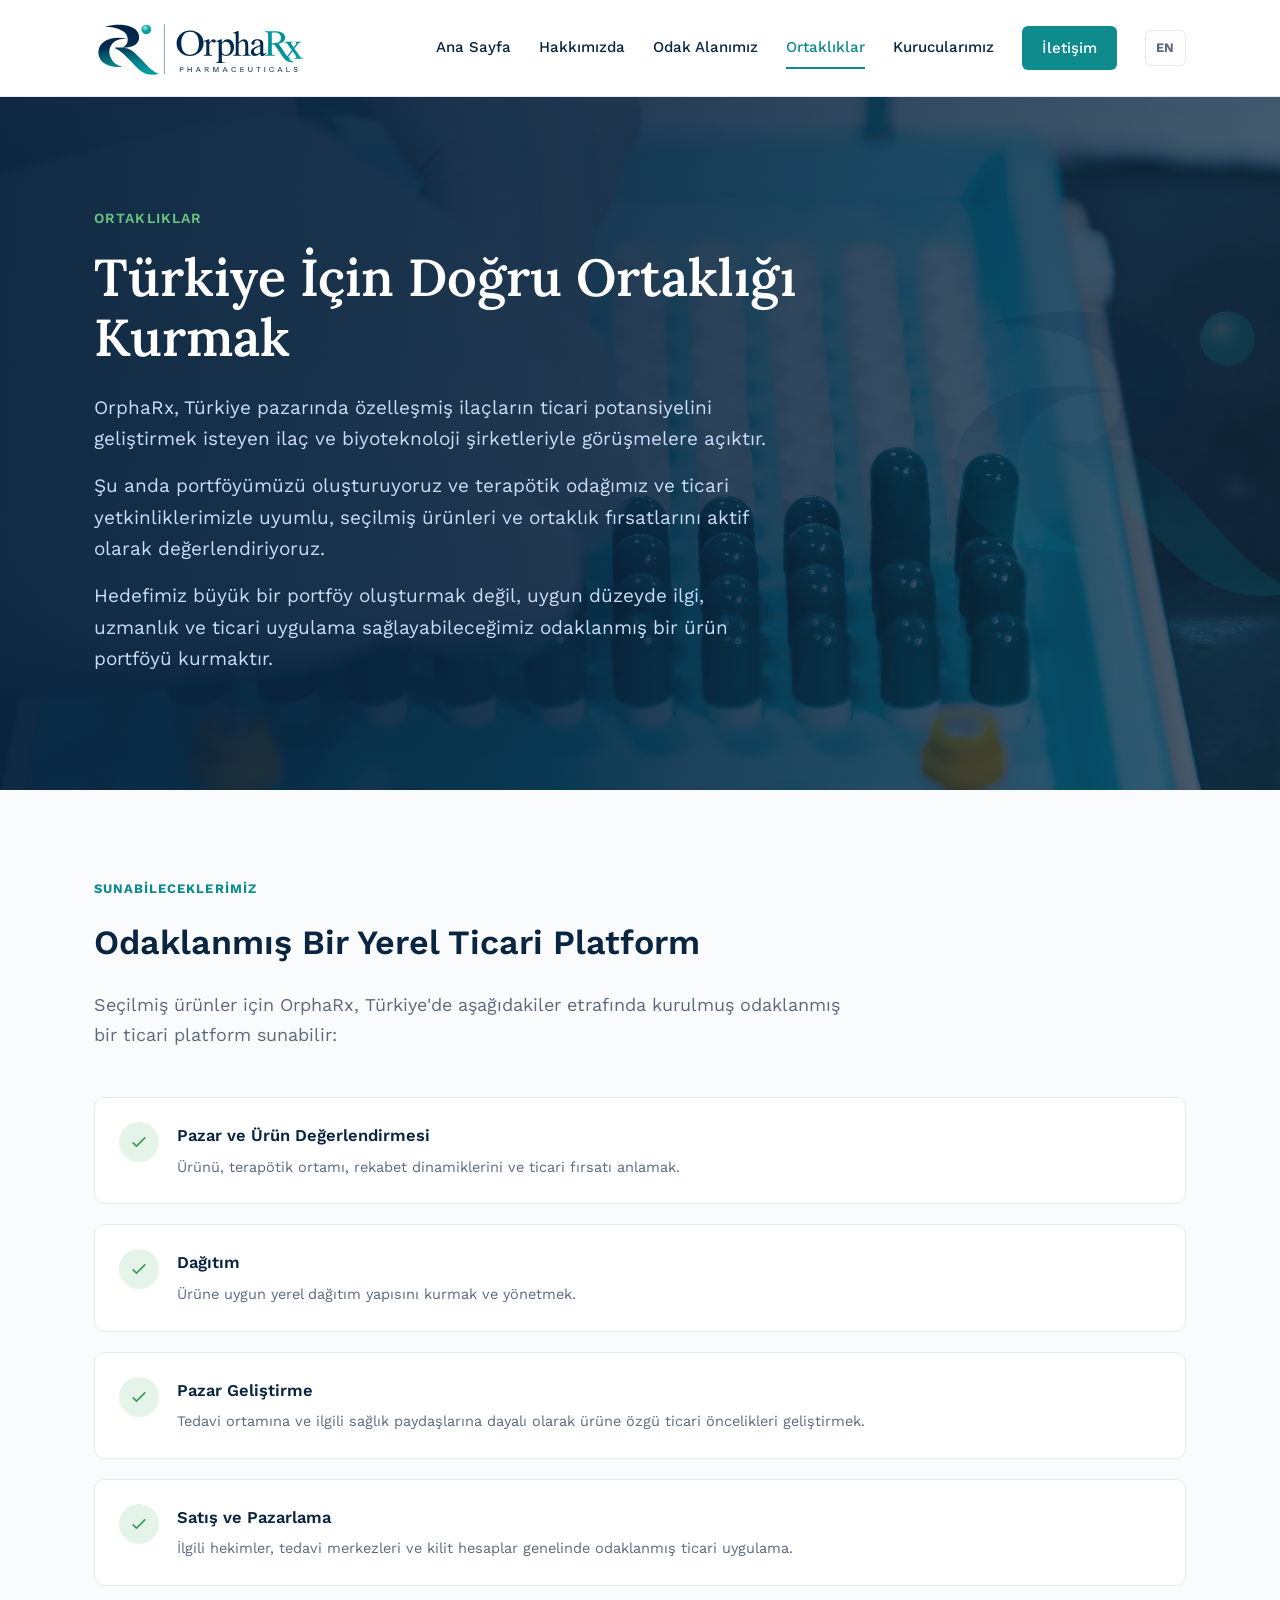
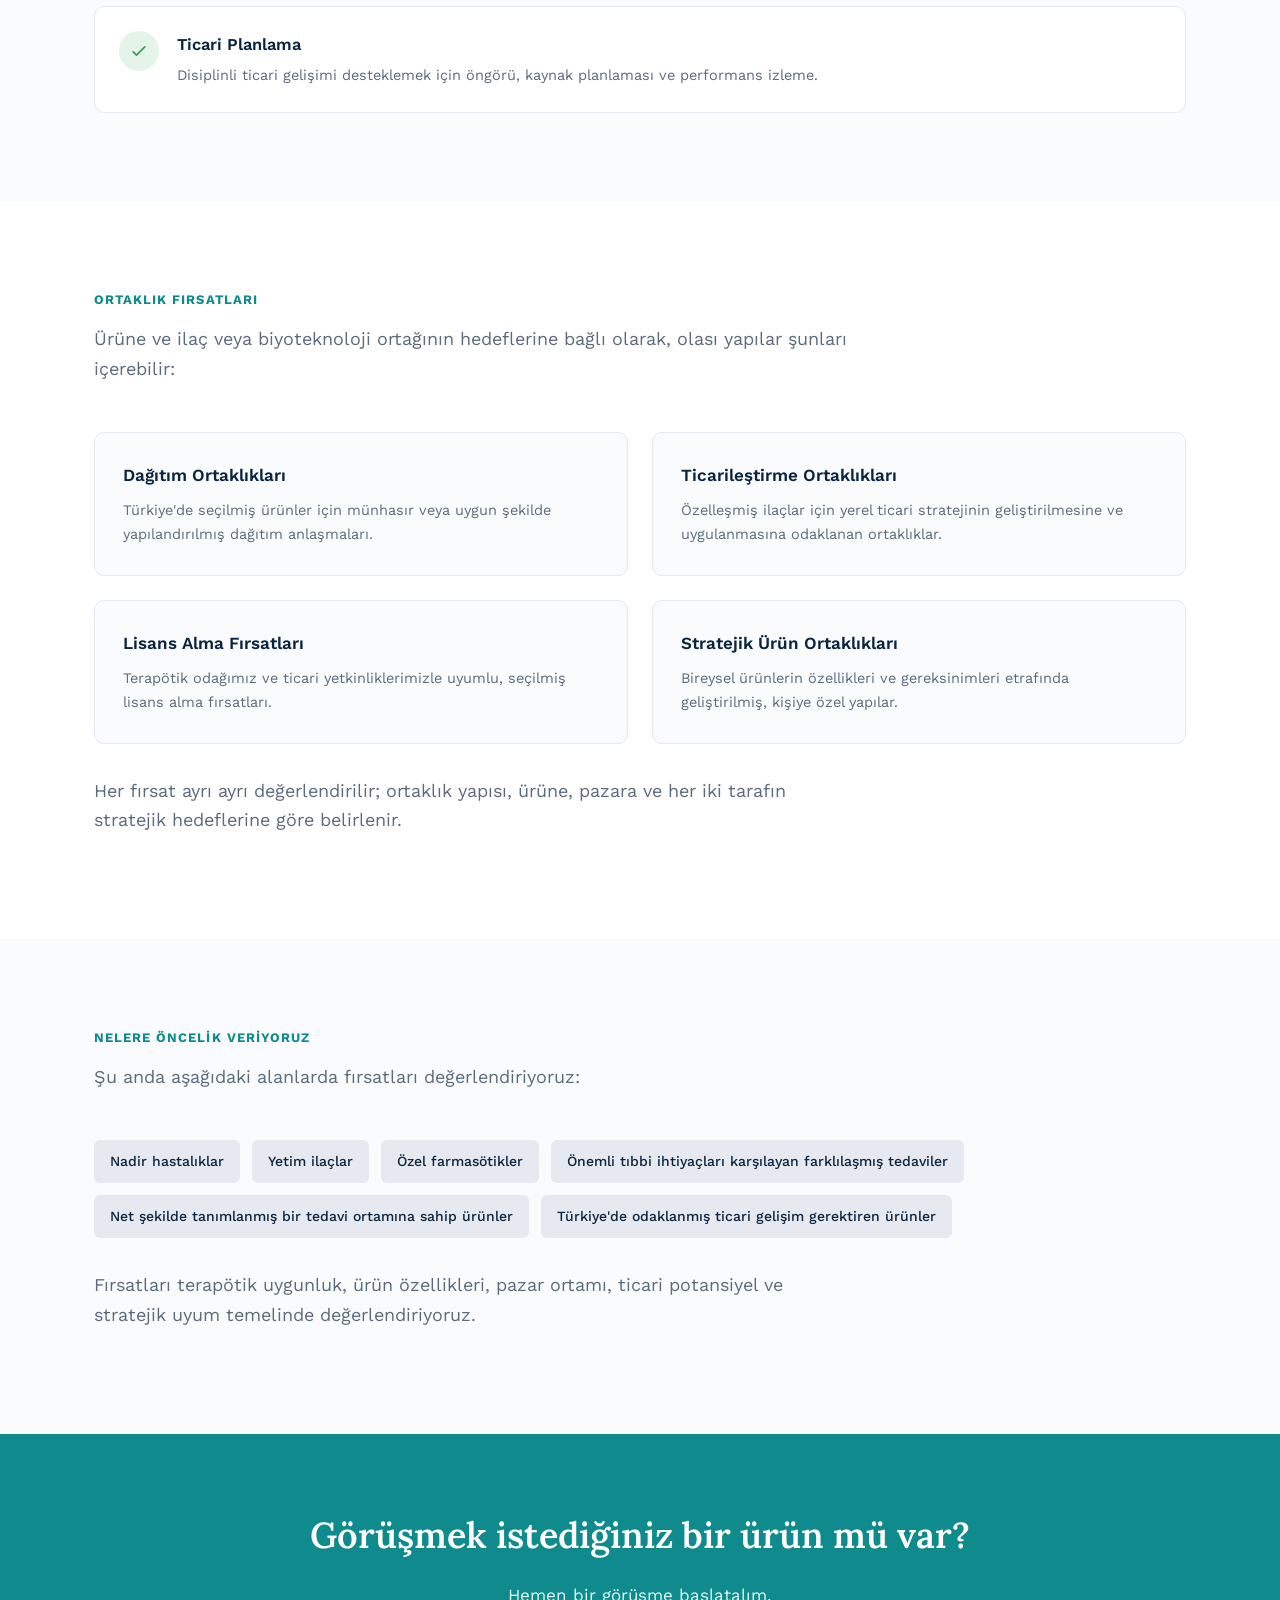
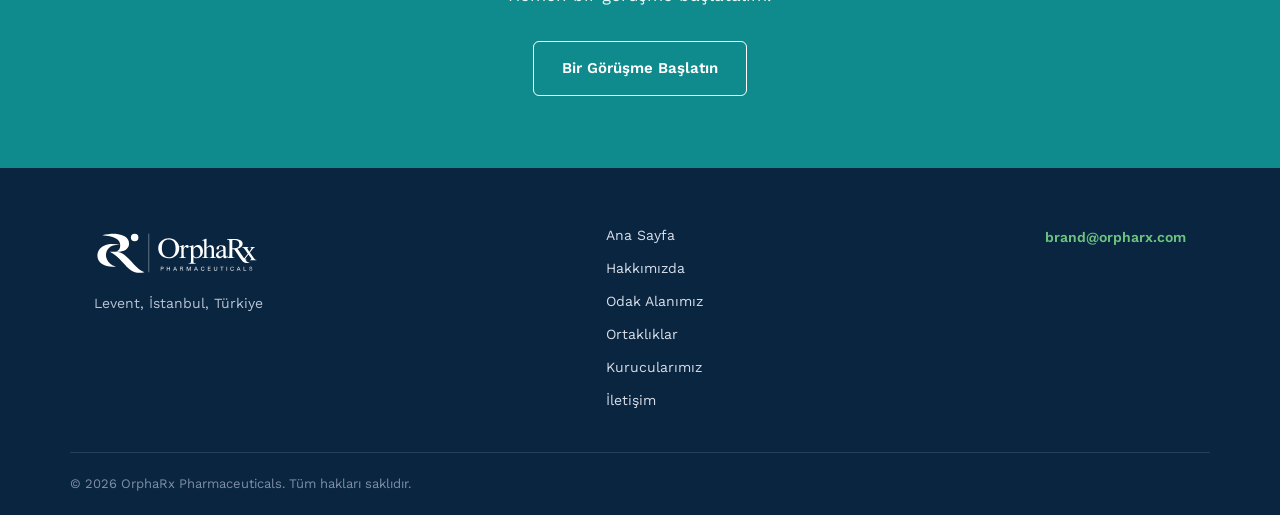
<file: tr/partnerships.html>
<!DOCTYPE html>
<html lang="tr">
<head>
<meta charset="UTF-8">
<meta name="viewport" content="width=device-width, initial-scale=1.0">
<title>Ortaklıklar | OrphaRx Pharmaceuticals</title>
<meta name="description" content="OrphaRx, Türkiye pazarı için ilaç ve biyoteknoloji şirketleriyle dağıtım, ticarileştirme ve lisans alma ortaklıklarına açıktır.">
<link rel="preconnect" href="https://fonts.googleapis.com">
<link rel="preconnect" href="https://fonts.gstatic.com" crossorigin>
<link href="https://fonts.googleapis.com/css2?family=Lora:ital,wght@0,400;0,500;0,600;1,400&family=Work+Sans:wght@400;500;600;700;800&display=swap" rel="stylesheet">
<link rel="icon" type="image/svg+xml" href="../assets/images/favicon.svg">
<link rel="stylesheet" href="../assets/css/style.css">
</head>
<body>
<header class="site-header">
  <div class="container nav">
    <a class="nav__logo" href="index.html" aria-label="OrphaRx home"><img src="../assets/images/logo.svg" alt="OrphaRx Pharmaceuticals" width="180" height="60"></a>
    <button class="nav__toggle" id="navToggle" aria-expanded="false" aria-controls="navLinks" aria-label="Toggle navigation"><span></span><span></span><span></span></button>
    <nav class="nav__links" id="navLinks">
      <a href="index.html" class="nav__link">Ana Sayfa</a>
      <a href="about.html" class="nav__link">Hakkımızda</a>
      <a href="our-focus.html" class="nav__link">Odak Alanımız</a>
      <a href="partnerships.html" class="nav__link is-active">Ortaklıklar</a>
      <a href="founders.html" class="nav__link">Kurucularımız</a>
      <a href="contact.html" class="nav__link nav__link--cta">İletişim</a>
      <a href="../en/partnerships.html" class="nav__lang">EN</a>
    </nav>
  </div>
</header>

<section class="hero">
  <div class="hero__bg" style="background-image:url('../assets/images/hero-lab.jpg')"></div>
  <div class="hero__overlay"></div>
  <img class="hero__watermark" src="../assets/images/favicon.svg" alt="" aria-hidden="true">
  <div class="container">
    <p class="hero__eyebrow">Ortaklıklar</p>
    <h1 class="hero__title">Türkiye İçin Doğru Ortaklığı Kurmak</h1>
    <p class="hero__lead">OrphaRx, Türkiye pazarında özelleşmiş ilaçların ticari potansiyelini geliştirmek isteyen ilaç ve biyoteknoloji şirketleriyle görüşmelere açıktır.</p>
    <p class="hero__lead">Şu anda portföyümüzü oluşturuyoruz ve terapötik odağımız ve ticari yetkinliklerimizle uyumlu, seçilmiş ürünleri ve ortaklık fırsatlarını aktif olarak değerlendiriyoruz.</p>
    <p class="hero__lead">Hedefimiz büyük bir portföy oluşturmak değil, uygun düzeyde ilgi, uzmanlık ve ticari uygulama sağlayabileceğimiz odaklanmış bir ürün portföyü kurmaktır.</p>
  </div>
</section>

<section class="section section--alt reveal">
  <div class="container">
    <div class="section__header">
      <p class="section__eyebrow">Sunabileceklerimiz</p>
      <h2 class="section__title">Odaklanmış Bir Yerel Ticari Platform</h2>
      <p class="section__lead">Seçilmiş ürünler için OrphaRx, Türkiye'de aşağıdakiler etrafında kurulmuş odaklanmış bir ticari platform sunabilir:</p>
    </div>
    <div class="offer-list">
      <div class="offer-item"><div class="offer-item__icon"><svg viewBox="0 0 24 24" fill="none" stroke="currentColor" stroke-width="2" stroke-linecap="round" stroke-linejoin="round"><path d="M5 13l4 4L19 7"/></svg></div><div><h3 class="offer-item__title">Pazar ve Ürün Değerlendirmesi</h3><p class="offer-item__text">Ürünü, terapötik ortamı, rekabet dinamiklerini ve ticari fırsatı anlamak.</p></div></div>
      <div class="offer-item"><div class="offer-item__icon"><svg viewBox="0 0 24 24" fill="none" stroke="currentColor" stroke-width="2" stroke-linecap="round" stroke-linejoin="round"><path d="M5 13l4 4L19 7"/></svg></div><div><h3 class="offer-item__title">Dağıtım</h3><p class="offer-item__text">Ürüne uygun yerel dağıtım yapısını kurmak ve yönetmek.</p></div></div>
      <div class="offer-item"><div class="offer-item__icon"><svg viewBox="0 0 24 24" fill="none" stroke="currentColor" stroke-width="2" stroke-linecap="round" stroke-linejoin="round"><path d="M5 13l4 4L19 7"/></svg></div><div><h3 class="offer-item__title">Pazar Geliştirme</h3><p class="offer-item__text">Tedavi ortamına ve ilgili sağlık paydaşlarına dayalı olarak ürüne özgü ticari öncelikleri geliştirmek.</p></div></div>
      <div class="offer-item"><div class="offer-item__icon"><svg viewBox="0 0 24 24" fill="none" stroke="currentColor" stroke-width="2" stroke-linecap="round" stroke-linejoin="round"><path d="M5 13l4 4L19 7"/></svg></div><div><h3 class="offer-item__title">Satış ve Pazarlama</h3><p class="offer-item__text">İlgili hekimler, tedavi merkezleri ve kilit hesaplar genelinde odaklanmış ticari uygulama.</p></div></div>
      <div class="offer-item"><div class="offer-item__icon"><svg viewBox="0 0 24 24" fill="none" stroke="currentColor" stroke-width="2" stroke-linecap="round" stroke-linejoin="round"><path d="M5 13l4 4L19 7"/></svg></div><div><h3 class="offer-item__title">Ticari Planlama</h3><p class="offer-item__text">Disiplinli ticari gelişimi desteklemek için öngörü, kaynak planlaması ve performans izleme.</p></div></div>
    </div>
  </div>
</section>

<section class="section reveal">
  <div class="container">
    <div class="section__header">
      <p class="section__eyebrow">Ortaklık Fırsatları</p>
      <p class="section__lead">Ürüne ve ilaç veya biyoteknoloji ortağının hedeflerine bağlı olarak, olası yapılar şunları içerebilir:</p>
    </div>
    <div class="opportunity-grid">
      <div class="opportunity-card"><h3 class="opportunity-card__title">Dağıtım Ortaklıkları</h3><p class="opportunity-card__text">Türkiye'de seçilmiş ürünler için münhasır veya uygun şekilde yapılandırılmış dağıtım anlaşmaları.</p></div>
      <div class="opportunity-card"><h3 class="opportunity-card__title">Ticarileştirme Ortaklıkları</h3><p class="opportunity-card__text">Özelleşmiş ilaçlar için yerel ticari stratejinin geliştirilmesine ve uygulanmasına odaklanan ortaklıklar.</p></div>
      <div class="opportunity-card"><h3 class="opportunity-card__title">Lisans Alma Fırsatları</h3><p class="opportunity-card__text">Terapötik odağımız ve ticari yetkinliklerimizle uyumlu, seçilmiş lisans alma fırsatları.</p></div>
      <div class="opportunity-card"><h3 class="opportunity-card__title">Stratejik Ürün Ortaklıkları</h3><p class="opportunity-card__text">Bireysel ürünlerin özellikleri ve gereksinimleri etrafında geliştirilmiş, kişiye özel yapılar.</p></div>
    </div>
    <p class="section__lead" style="margin-top:32px;">Her fırsat ayrı ayrı değerlendirilir; ortaklık yapısı, ürüne, pazara ve her iki tarafın stratejik hedeflerine göre belirlenir.</p>
  </div>
</section>

<section class="section section--alt reveal">
  <div class="container">
    <div class="section__header">
      <p class="section__eyebrow">Nelere Öncelik Veriyoruz</p>
      <p class="section__lead">Şu anda aşağıdaki alanlarda fırsatları değerlendiriyoruz:</p>
    </div>
    <div class="tag-list">
      <span class="tag">Nadir hastalıklar</span>
      <span class="tag">Yetim ilaçlar</span>
      <span class="tag">Özel farmasötikler</span>
      <span class="tag">Önemli tıbbi ihtiyaçları karşılayan farklılaşmış tedaviler</span>
      <span class="tag">Net şekilde tanımlanmış bir tedavi ortamına sahip ürünler</span>
      <span class="tag">Türkiye'de odaklanmış ticari gelişim gerektiren ürünler</span>
    </div>
    <p class="section__lead" style="margin-top:32px;">Fırsatları terapötik uygunluk, ürün özellikleri, pazar ortamı, ticari potansiyel ve stratejik uyum temelinde değerlendiriyoruz.</p>
  </div>
</section>

<section class="cta-banner reveal">
  <div class="container">
    <h2 class="cta-banner__title">Görüşmek istediğiniz bir ürün mü var?</h2>
    <p class="cta-banner__text">Hemen bir görüşme başlatalım.</p>
    <a href="contact.html" class="btn btn--ghost">Bir Görüşme Başlatın</a>
  </div>
</section>

<footer class="site-footer">
  <div class="container footer__inner">
    <div class="footer__brand"><img src="../assets/images/logo-white.svg" alt="OrphaRx Pharmaceuticals" class="footer__logo" width="160" height="53"><p class="footer__address">Levent, İstanbul, Türkiye</p></div>
    <nav class="footer__links"><a href="index.html">Ana Sayfa</a><a href="about.html">Hakkımızda</a><a href="our-focus.html">Odak Alanımız</a><a href="partnerships.html">Ortaklıklar</a><a href="founders.html">Kurucularımız</a><a href="contact.html">İletişim</a></nav>
    <div class="footer__contact"><a href="mailto:brand@orpharx.com">brand@orpharx.com</a></div>
  </div>
  <div class="container footer__copy"><p>&copy; 2026 OrphaRx Pharmaceuticals. Tüm hakları saklıdır.</p></div>
</footer>
<script src="../assets/js/main.js"></script>
<script src="../assets/js/animations.js"></script>
</body>
</html>
</file>
<file: assets/css/style.css>
:root{
  --navy:#0A2540;
  --navy-2:#082236;
  --teal:#0F8B8D;
  --mint:#6BC480;
  --grey:#E6E9EF;
  --slate:#5B6B7D;
  --paper:#FAFBFC;
  --white:#FFFFFF;
  --font-body:'Work Sans', Arial, sans-serif;
  --font-display:'Lora', Georgia, serif;
  --container:1140px;
  --radius:10px;
  --shadow:0 4px 20px rgba(10,37,64,.08);
}
*,*::before,*::after{box-sizing:border-box;}
html{scroll-behavior:smooth;}
body{margin:0;font-family:var(--font-body);color:var(--navy);background:var(--white);font-size:16px;line-height:1.65;-webkit-font-smoothing:antialiased;}
img{max-width:100%;display:block;}
a{color:inherit;text-decoration:none;}
ul{margin:0;padding:0;list-style:none;}
h1,h2,h3,p{margin:0;}
.container{max-width:var(--container);margin:0 auto;padding:0 24px;}

/* Buttons */
.btn{display:inline-flex;align-items:center;justify-content:center;padding:14px 28px;border-radius:6px;font-weight:600;font-size:15px;cursor:pointer;border:none;transition:background .2s ease,color .2s ease,border-color .2s ease;}
.btn--primary{background:var(--teal);color:var(--white);}
.btn--primary:hover{background:#0c6f70;}
.btn--ghost{background:transparent;border:1.5px solid var(--white);color:var(--white);}
.btn--ghost:hover{background:var(--white);color:var(--navy);}

/* Header */
.site-header{position:sticky;top:0;background:var(--white);border-bottom:1px solid var(--grey);z-index:100;}
.nav{display:flex;align-items:center;justify-content:space-between;height:96px;}
.nav__logo img{height:72px;width:auto;}
.nav__links{display:flex;align-items:center;gap:28px;}
.nav__link{font-size:15px;font-weight:500;color:var(--navy);padding:8px 0;border-bottom:2px solid transparent;}
.nav__link:hover,.nav__link.is-active{color:var(--teal);border-bottom-color:var(--teal);}
.nav__link--cta{background:var(--teal);color:var(--white)!important;padding:10px 20px;border-radius:6px;border-bottom:none!important;}
.nav__link--cta:hover{background:#0c6f70;}
.nav__lang{font-size:13px;font-weight:700;letter-spacing:.05em;color:var(--slate);border:1px solid var(--grey);padding:6px 10px;border-radius:6px;}
.nav__lang:hover{color:var(--teal);border-color:var(--teal);}
.nav__toggle{display:none;flex-direction:column;gap:5px;background:none;border:0;cursor:pointer;padding:8px;}
.nav__toggle span{width:24px;height:2px;background:var(--navy);}

@media (max-width:860px){
  .nav__toggle{display:flex;}
  .nav__links{position:fixed;top:96px;left:0;right:0;background:var(--white);flex-direction:column;align-items:flex-start;gap:0;padding:8px 24px 24px;border-bottom:1px solid var(--grey);transform:translateY(-8px);opacity:0;pointer-events:none;transition:opacity .2s ease,transform .2s ease;}
  .nav__links.is-open{opacity:1;transform:translateY(0);pointer-events:auto;}
  .nav__link{width:100%;padding:14px 0;border-bottom:1px solid var(--grey);}
  .nav__link--cta{margin-top:12px;text-align:center;}
  .nav__lang{margin-top:12px;display:inline-block;}
}

/* Footer */
.site-footer{background:var(--navy);color:var(--white);padding:56px 0 0;}
.footer__inner{display:flex;flex-wrap:wrap;gap:40px;justify-content:space-between;padding-bottom:40px;border-bottom:1px solid rgba(255,255,255,.12);}
.footer__brand{max-width:280px;}
.footer__logo{height:56px;width:auto;margin-bottom:12px;}
.footer__address{color:#B9C4D3;font-size:14px;}
.footer__links{display:flex;flex-direction:column;gap:10px;}
.footer__links a{font-size:14px;color:#D7DEE8;}
.footer__links a:hover{color:var(--mint);}
.footer__contact a{color:var(--mint);font-weight:600;font-size:14px;}
.footer__copy{padding:20px 0;font-size:13px;color:#7E8FA6;}

/* Hero */
.hero{position:relative;overflow:hidden;background:linear-gradient(160deg,var(--navy) 0%,var(--navy-2) 100%);color:var(--white);padding:110px 0 100px;}
.hero__bg{position:absolute;inset:0;background-size:cover;background-position:center;opacity:.62;}
.hero__overlay{position:absolute;inset:0;background:linear-gradient(100deg,rgba(10,37,64,.94) 0%,rgba(10,37,64,.82) 42%,rgba(10,37,64,.45) 100%);}
.hero__watermark{position:absolute;top:50%;right:-70px;transform:translateY(-50%);width:420px;opacity:.14;pointer-events:none;}
.hero .container{position:relative;z-index:1;}
.hero__eyebrow{font-size:14px;font-weight:600;letter-spacing:.08em;text-transform:uppercase;color:var(--mint);margin-bottom:18px;}
.hero__title{font-family:var(--font-display);font-size:clamp(34px,5vw,52px);font-weight:600;line-height:1.15;max-width:820px;margin-bottom:24px;}
.hero__lead{font-size:19px;color:#CADCFC;max-width:680px;margin-bottom:16px;}
.hero__actions{margin-top:32px;}
@media(max-width:760px){.hero__watermark{width:280px;right:-60px;}}

/* Sections */
.section{padding:88px 0;}
.section--alt{background:var(--paper);}
.section__header{margin-bottom:48px;}
.section__eyebrow{font-size:13px;font-weight:700;letter-spacing:.08em;text-transform:uppercase;color:var(--teal);margin-bottom:14px;}
.section__title{font-size:clamp(26px,3.4vw,34px);font-weight:600;max-width:760px;margin-bottom:20px;}
.section__lead{font-size:18px;color:var(--slate);max-width:760px;margin-bottom:16px;}

/* Two-column intro layout */
.intro-grid{display:grid;grid-template-columns:1.1fr .9fr;gap:56px;align-items:center;}
.intro-grid__art{width:100%;max-width:340px;margin:0 auto;}
@media(max-width:860px){.intro-grid{grid-template-columns:1fr;}.intro-grid__art{order:-1;max-width:220px;}}

/* Photo + text split (e.g. Why It Matters) */
.photo-grid{display:grid;grid-template-columns:.85fr 1.15fr;gap:56px;align-items:center;}
.photo-grid__image{width:100%;border-radius:var(--radius);overflow:hidden;box-shadow:var(--shadow);aspect-ratio:4/3;object-fit:cover;}
@media(max-width:860px){.photo-grid{grid-template-columns:1fr;}}

/* Scroll-reveal */
.reveal{opacity:0;transform:translateY(24px);transition:opacity .6s ease,transform .6s ease;}
.reveal.is-visible{opacity:1;transform:translateY(0);}
@media(prefers-reduced-motion:reduce){.reveal{opacity:1;transform:none;transition:none;}}

/* Hover lift */
.card,.approach-item,.opportunity-card,.founder-card,.offer-item{transition:transform .25s ease,box-shadow .25s ease;}
.card:hover,.approach-item:hover,.opportunity-card:hover,.founder-card:hover,.offer-item:hover{transform:translateY(-5px);box-shadow:0 14px 32px rgba(10,37,64,.14);}

/* Card grid (Our Focus summary) */
.card-grid{display:grid;grid-template-columns:repeat(3,1fr);gap:28px;}
.card{background:var(--white);border:1px solid var(--grey);border-radius:var(--radius);padding:32px;box-shadow:var(--shadow);}
.card__icon{width:48px;height:48px;border-radius:50%;background:rgba(15,139,141,.1);display:flex;align-items:center;justify-content:center;margin-bottom:20px;}
.card__icon svg{width:24px;height:24px;color:var(--teal);}
.card__title{font-size:19px;font-weight:600;margin-bottom:10px;}
.card__text{font-size:15px;color:var(--slate);}
@media(max-width:900px){.card-grid{grid-template-columns:1fr;}}

/* Approach list */
.approach-list{display:grid;grid-template-columns:repeat(2,1fr);gap:28px;margin-top:40px;}
.approach-item{display:flex;gap:20px;padding:28px;background:var(--white);border:1px solid var(--grey);border-radius:var(--radius);}
.approach-item__num{font-family:var(--font-display);font-size:28px;color:var(--teal);font-weight:600;flex-shrink:0;}
.approach-item__title{font-size:17px;font-weight:600;margin-bottom:8px;}
.approach-item__text{font-size:15px;color:var(--slate);}
@media(max-width:760px){.approach-list{grid-template-columns:1fr;}}

/* CTA banner */
.cta-banner{background:var(--teal);color:var(--white);padding:72px 0;text-align:center;}
.cta-banner__title{font-family:var(--font-display);font-size:clamp(26px,3.6vw,36px);font-weight:600;margin-bottom:16px;}
.cta-banner__text{font-size:17px;max-width:620px;margin:0 auto 32px;color:#E4FAF6;}

/* Founders */
.founder-grid{display:grid;grid-template-columns:repeat(2,1fr);gap:32px;}
.founder-card{background:var(--white);border:1px solid var(--grey);border-radius:var(--radius);padding:36px 28px;text-align:center;box-shadow:var(--shadow);}
.founder-avatar{width:88px;height:88px;border-radius:50%;background:linear-gradient(135deg,var(--navy),var(--teal));color:var(--white);display:flex;align-items:center;justify-content:center;font-family:var(--font-display);font-size:28px;font-weight:600;margin:0 auto 20px;}
.founder-card__name{font-size:19px;font-weight:600;margin-bottom:4px;}
.founder-card__role{font-size:13px;font-weight:600;letter-spacing:.05em;text-transform:uppercase;color:var(--teal);margin-bottom:18px;}
.founder-card__bio p{font-size:14.5px;color:var(--slate);margin-bottom:12px;text-align:left;}
.founder-card__bio p:last-child{margin-bottom:0;}
@media(max-width:900px){.founder-grid{grid-template-columns:1fr;}}

/* Offer / opportunity lists (Partnerships page) */
.offer-list{display:grid;gap:20px;margin-top:32px;}
.offer-item{display:flex;gap:18px;padding:24px;background:var(--white);border:1px solid var(--grey);border-radius:var(--radius);}
.offer-item__icon{width:40px;height:40px;border-radius:50%;background:rgba(107,196,128,.18);display:flex;align-items:center;justify-content:center;flex-shrink:0;}
.offer-item__icon svg{width:20px;height:20px;color:#3f9a58;}
.offer-item__title{font-size:16.5px;font-weight:600;margin-bottom:6px;}
.offer-item__text{font-size:14.5px;color:var(--slate);}

.opportunity-grid{display:grid;grid-template-columns:repeat(2,1fr);gap:24px;margin-top:32px;}
.opportunity-card{padding:28px;border:1px solid var(--grey);border-radius:var(--radius);background:var(--paper);}
.opportunity-card__title{font-size:17px;font-weight:600;color:var(--navy);margin-bottom:10px;}
.opportunity-card__text{font-size:14.5px;color:var(--slate);}
@media(max-width:760px){.opportunity-grid{grid-template-columns:1fr;}}

.tag-list{display:flex;flex-wrap:wrap;gap:12px;margin-top:28px;}
.tag{background:var(--grey);color:var(--navy);font-size:14px;font-weight:500;padding:10px 16px;border-radius:6px;}

/* Contact */
.contact-layout{display:grid;grid-template-columns:1fr 1.3fr;gap:56px;}
.contact-info__item{margin-bottom:24px;}
.contact-info__label{font-size:13px;font-weight:700;letter-spacing:.05em;text-transform:uppercase;color:var(--teal);margin-bottom:6px;}
.contact-info__value{font-size:16px;color:var(--navy);}
.form-row{display:grid;grid-template-columns:1fr 1fr;gap:20px;}
.form-field{display:flex;flex-direction:column;gap:8px;margin-bottom:20px;}
.form-field label{font-size:14px;font-weight:600;color:var(--navy);}
.form-field input,.form-field select,.form-field textarea{border:1.5px solid var(--grey);border-radius:6px;padding:12px 14px;font-family:var(--font-body);font-size:15px;color:var(--navy);background:var(--white);}
.form-field input:focus,.form-field select:focus,.form-field textarea:focus{outline:none;border-color:var(--teal);}
.form-field textarea{resize:vertical;min-height:120px;}
.form-note{font-size:12.5px;color:var(--slate);margin-top:-8px;margin-bottom:20px;}
.form-status{margin-top:16px;font-size:14.5px;font-weight:600;display:none;}
.form-status.is-success{display:block;color:#1c7a3e;}
.form-status.is-error{display:block;color:#b3261e;}
@media(max-width:900px){.contact-layout{grid-template-columns:1fr;}.form-row{grid-template-columns:1fr;}}

.intro-grid__art--photo{max-width:480px;border-radius:20px;}
@media(max-width:860px){.intro-grid__art--photo{max-width:480px;}}
</file>
